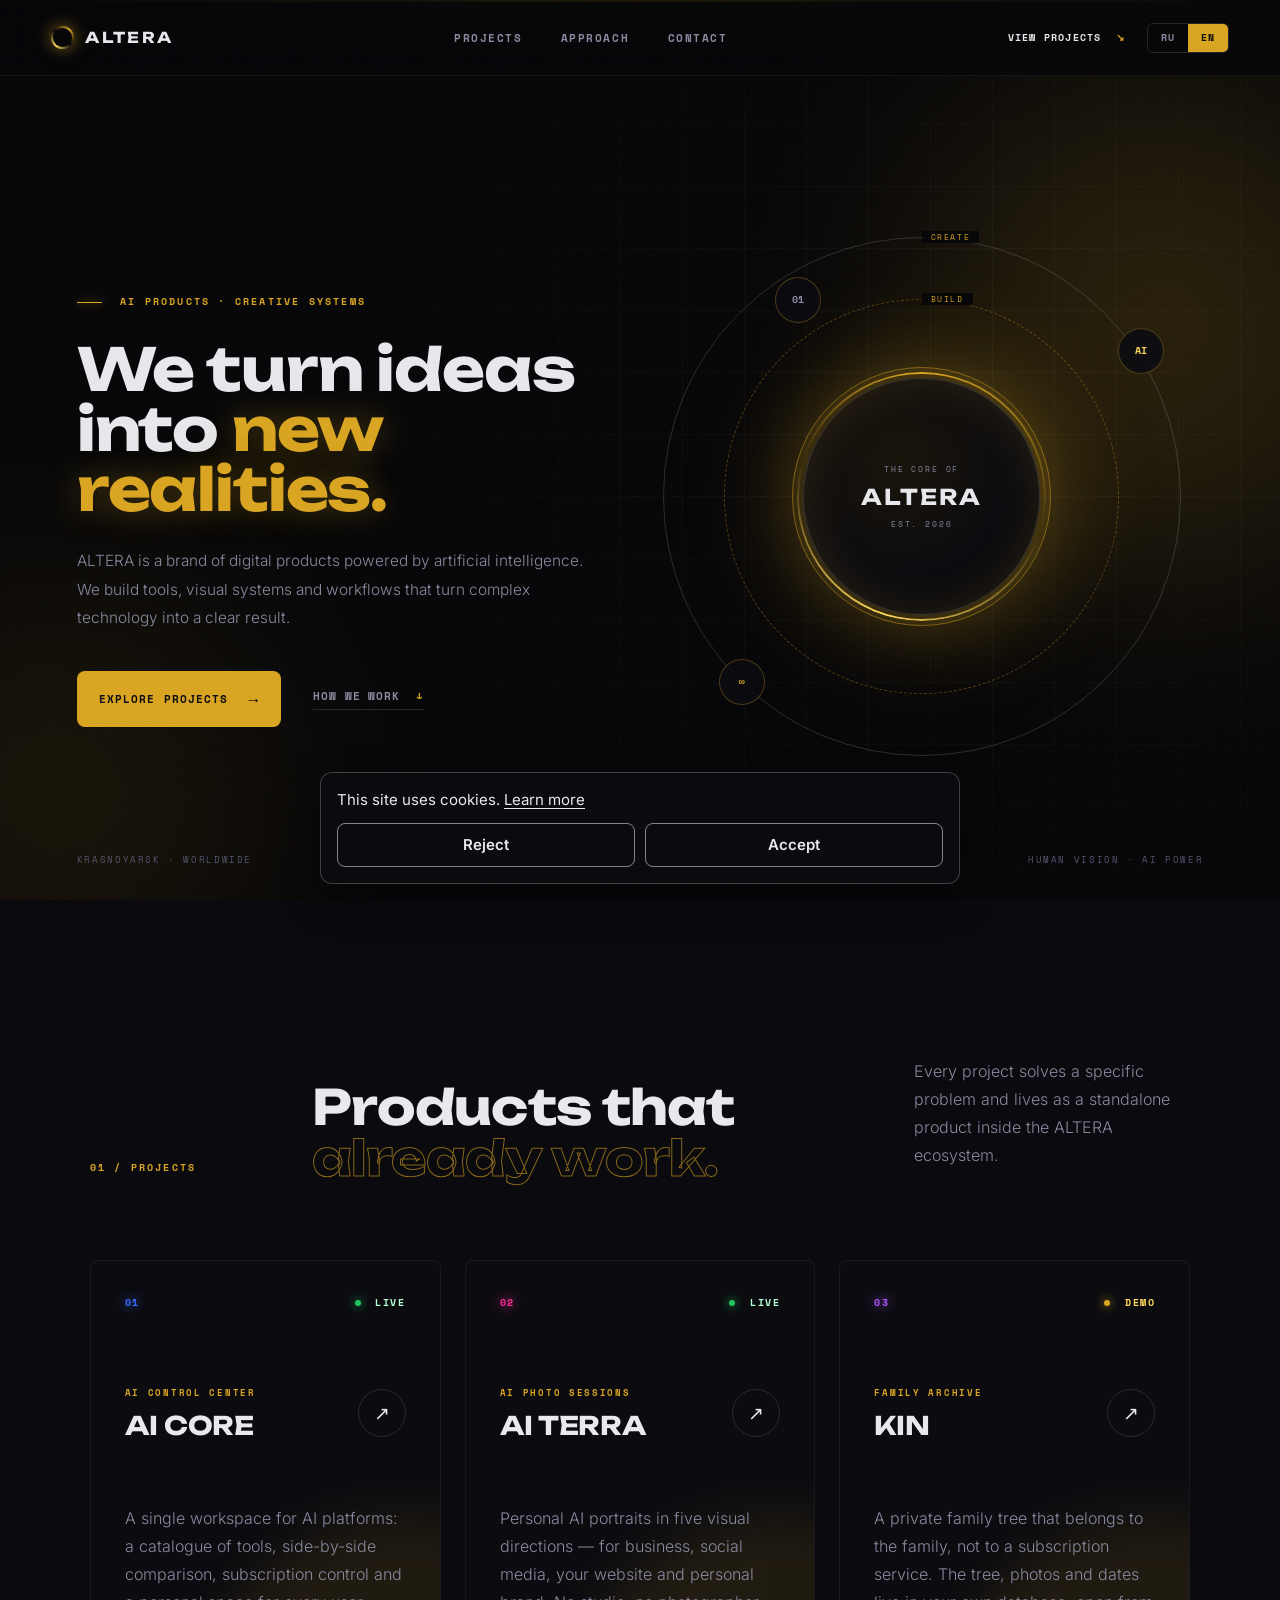
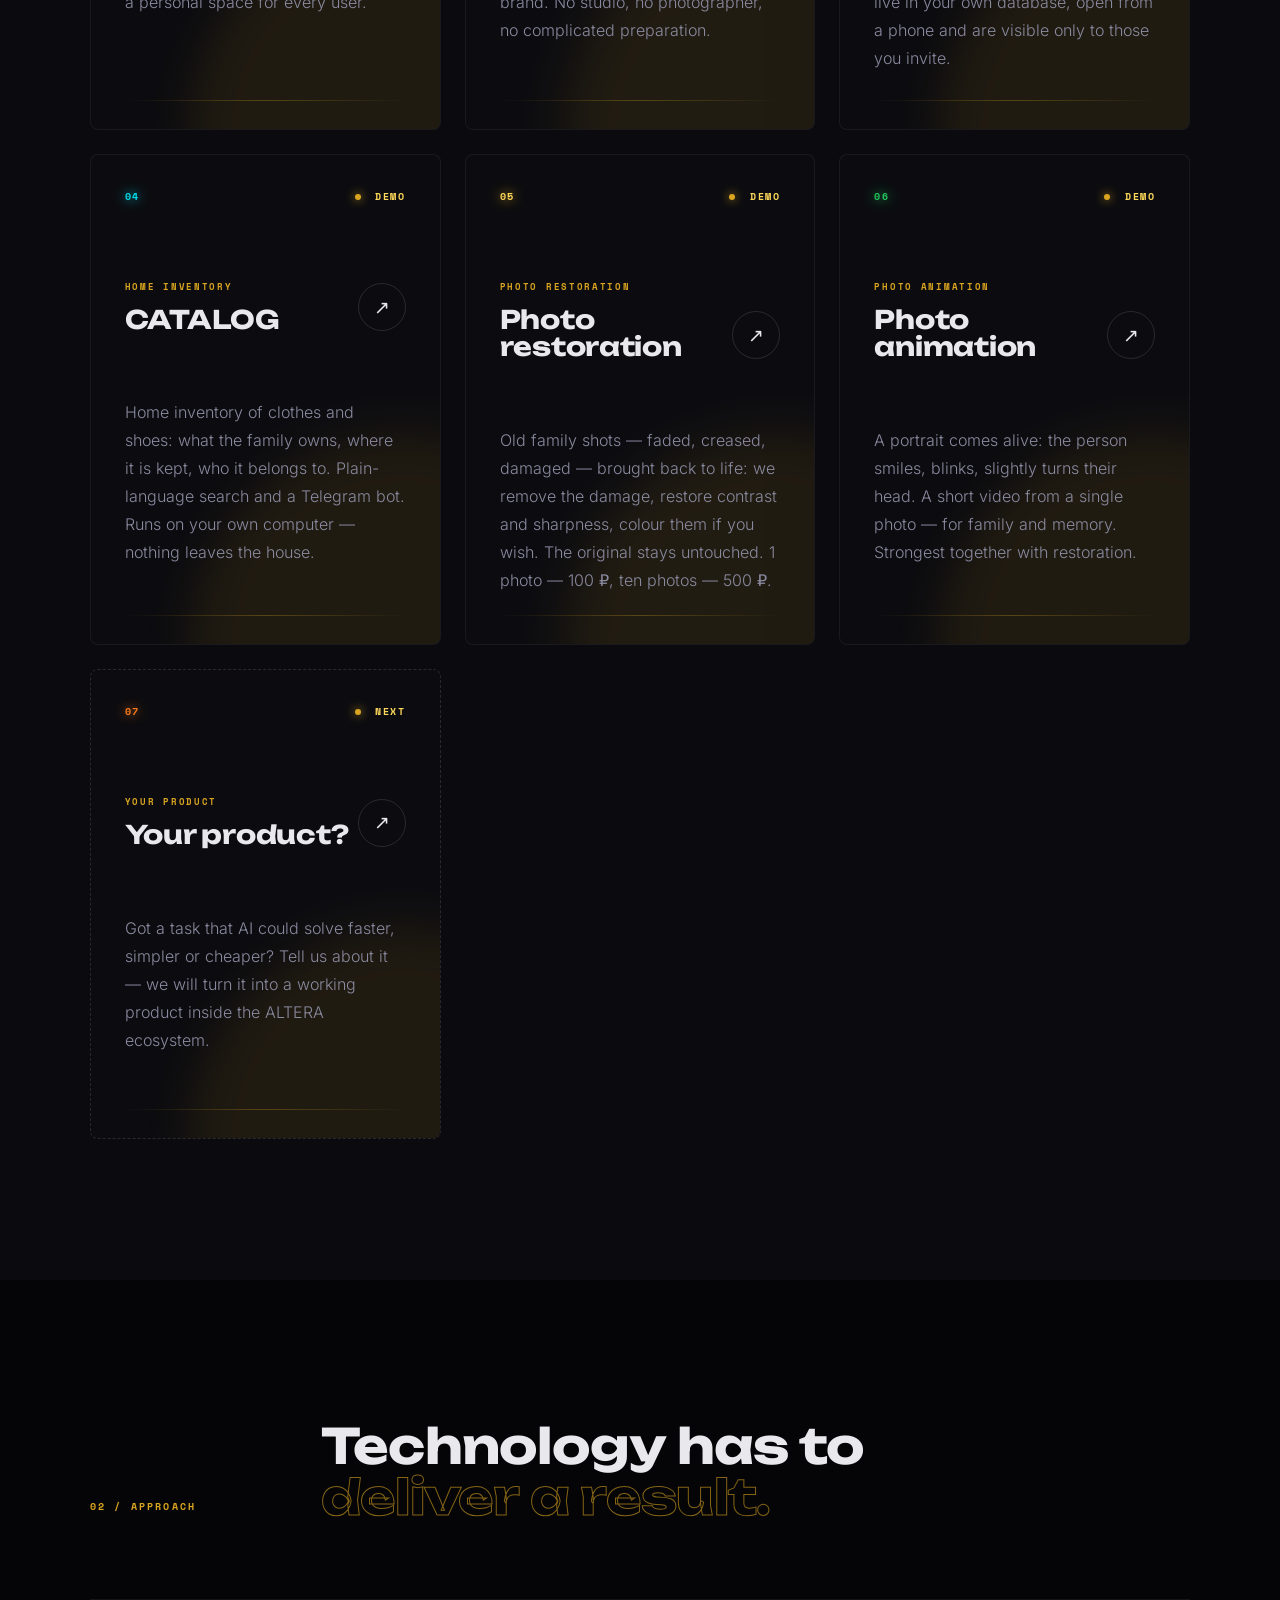
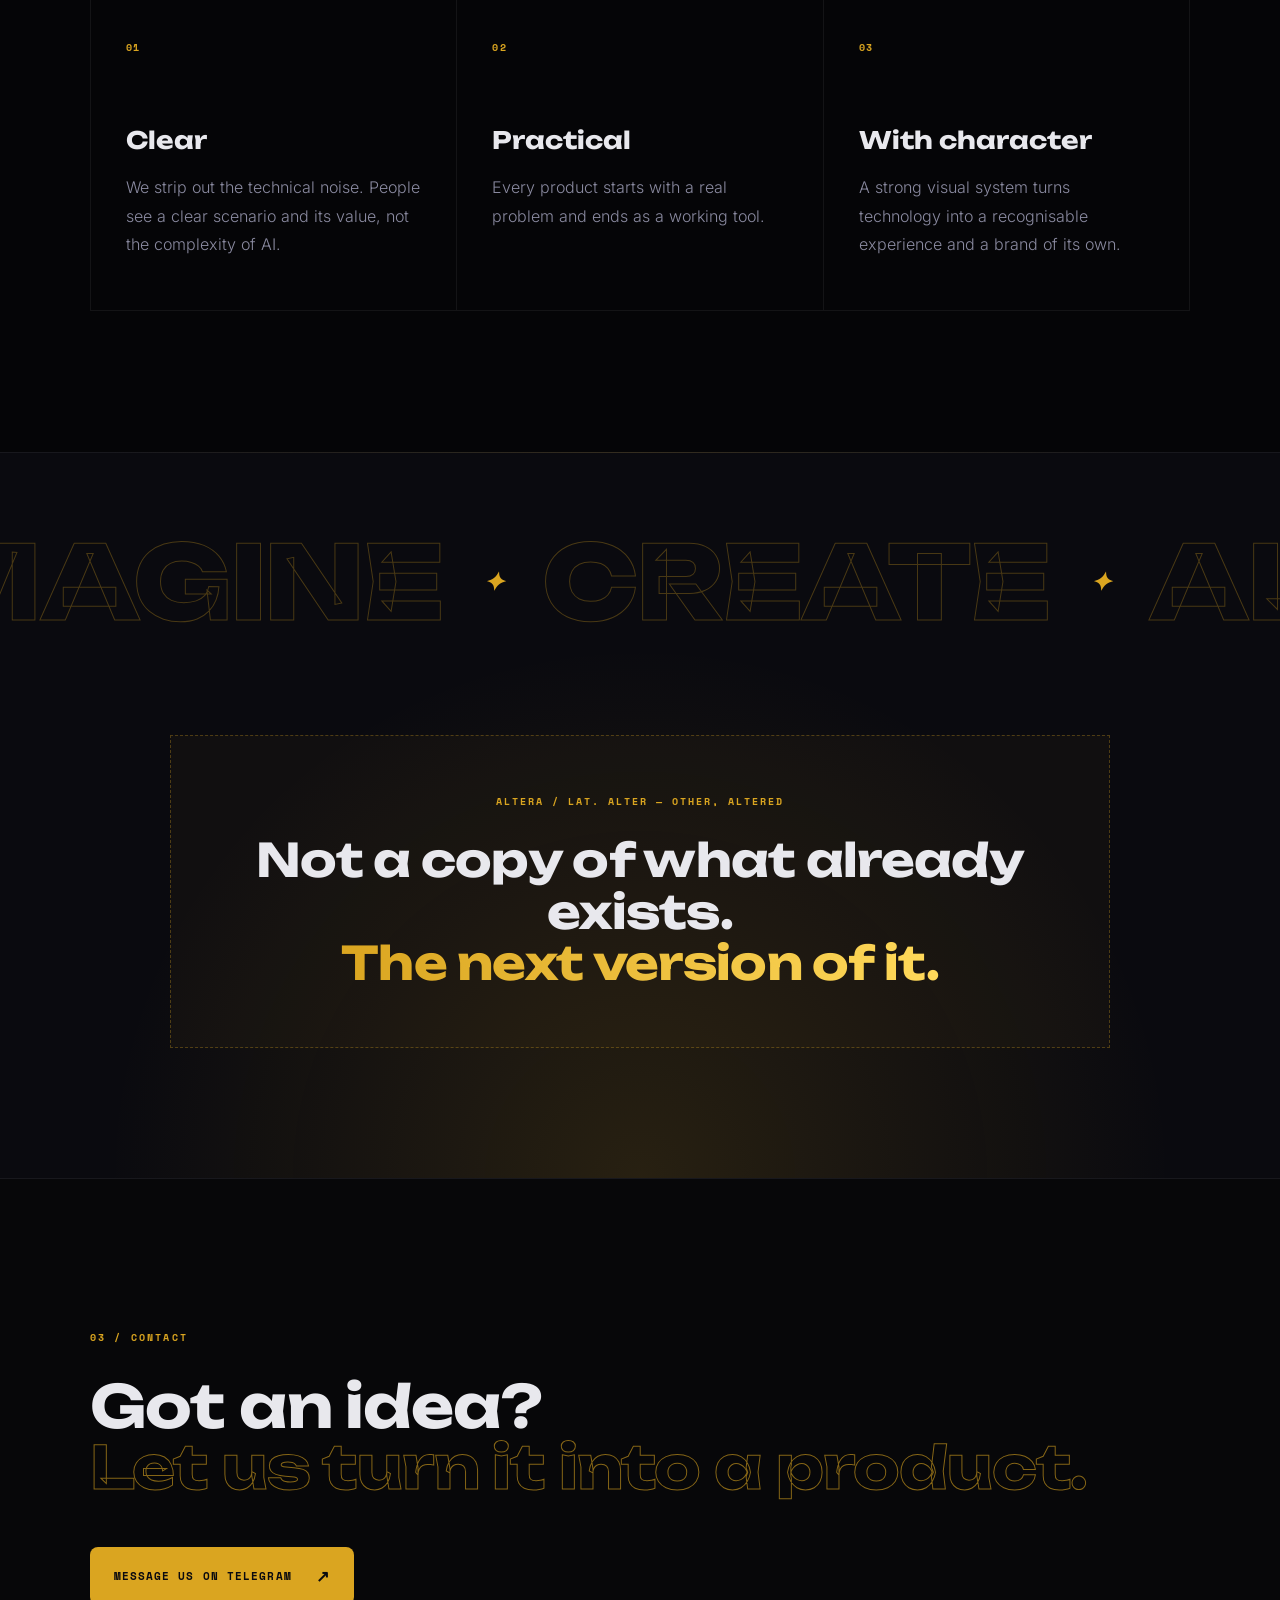
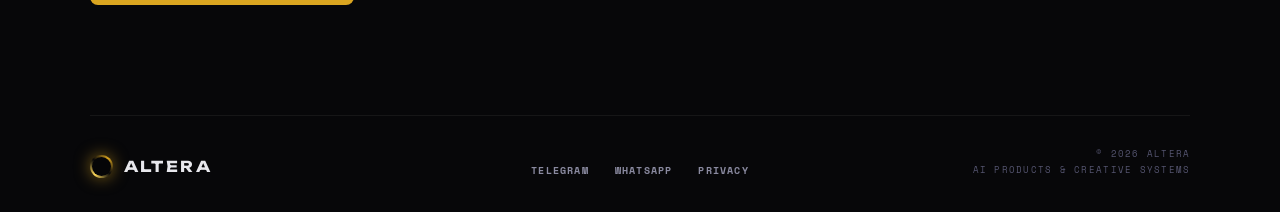
<file: index.html>
<!doctype html>
<html lang="ru">
<head>
  <meta charset="utf-8">
  <meta name="viewport" content="width=device-width,initial-scale=1">
  <title>ALTERA — AI Products & Creative Systems</title>
  <meta name="description" content="ALTERA создаёт цифровые продукты, визуальные решения и практичные системы на основе искусственного интеллекта." data-en="ALTERA builds digital products, visual systems and practical tools powered by artificial intelligence.">
  <meta property="og:title" content="ALTERA — AI Products & Creative Systems">
  <meta property="og:description" content="We turn ideas into new realities.">
  <meta property="og:type" content="website">
  <meta property="og:url" content="https://altera-tau.vercel.app/">
  <meta property="og:image" content="https://altera-tau.vercel.app/assets/og-cover.png">
  <meta name="twitter:card" content="summary_large_image">
  <meta name="twitter:title" content="ALTERA — AI Products & Creative Systems">
  <meta name="twitter:description" content="We turn ideas into new realities.">
  <meta name="twitter:image" content="https://altera-tau.vercel.app/assets/og-cover.png">
  <link rel="canonical" href="https://altera-tau.vercel.app/">
  <link rel="icon" href="favicon.svg" type="image/svg+xml">
  <link rel="stylesheet" href="fonts/faces.css">
  <link rel="stylesheet" href="cookie.css">
  <link rel="stylesheet" href="style.css">
  <script src="lang.js" defer></script>
</head>
<body>
  <main>
    <div class="noise" aria-hidden="true"></div>
    <header class="topbar">
      <a class="brand" href="#top" aria-label="ALTERA — на главную" data-en-aria="ALTERA — home"><span class="brand-mark" aria-hidden="true"><i></i></span><span>ALTERA</span></a>
      <nav aria-label="Главная навигация" data-en-aria="Main navigation"><a href="#projects" data-en="Projects">Проекты</a><a href="#approach" data-en="Approach">Подход</a><a href="#contact" data-en="Contact">Контакты</a></nav>
      <a class="top-cta" href="#projects" data-en="View projects <span>↘</span>">Смотреть проекты <span>↘</span></a>
      <div class="lang-switch" role="group" aria-label="Язык / Language" data-en-aria="Language / Язык">
        <button type="button" data-lang="ru" class="is-active" aria-pressed="true">RU</button><button type="button" data-lang="en" aria-pressed="false">EN</button>
      </div>
    </header>

    <section class="hero" id="top">
      <div class="orb orb-one" aria-hidden="true"></div><div class="orb orb-two" aria-hidden="true"></div>
      <div class="hero-particles" aria-hidden="true"><span></span><span></span><span></span><span></span><span></span><span></span></div>
      <div class="hero-grid">
        <div class="hero-copy">
          <p class="kicker"><span></span> AI PRODUCTS · CREATIVE SYSTEMS</p>
          <h1 data-en="We turn ideas<br>into <em>new realities.</em>">Превращаем идеи в <em>новые реальности.</em></h1>
          <p class="lead" data-en="ALTERA is a brand of digital products powered by artificial intelligence. We build tools, visual systems and workflows that turn complex technology into a clear result.">ALTERA — бренд цифровых продуктов на основе искусственного интеллекта. Создаём инструменты, визуальные решения и системы, которые превращают сложные технологии в понятный результат.</p>
          <div class="hero-actions"><a class="primary-button" href="#projects" data-en="Explore projects <span>→</span>">Исследовать проекты <span>→</span></a><a class="text-link" href="#approach" data-en="How we work <span>↓</span>">Как мы работаем <span>↓</span></a></div>
        </div>
        <div class="core-visual" aria-label="ALTERA — ядро экосистемы AI-продуктов" data-en-aria="ALTERA — the core of the AI product ecosystem">
          <div class="orbit orbit-a"><span>CREATE</span></div><div class="orbit orbit-b"><span>BUILD</span></div><div class="orbit orbit-c"></div>
          <div class="core"><span class="core-overline">THE CORE OF</span><strong>ALTERA</strong><small>EST. 2026</small></div>
          <span class="satellite satellite-one">AI</span><span class="satellite satellite-two">∞</span><span class="satellite satellite-three">01</span>
        </div>
      </div>
      <div class="hero-foot"><span>KRASNOYARSK · WORLDWIDE</span><span class="scroll-note" data-en="SCROLL TO DISCOVER <i>↓</i>">ЛИСТАЙТЕ ВНИЗ <i>↓</i></span><span>HUMAN VISION · AI POWER</span></div>
    </section>

    <section class="projects section" id="projects">
      <div class="section-head"><p class="section-index">01 / PROJECTS</p><h2 data-en="Products that<br><span>already work.</span>">Продукты, которые<br><span>уже работают.</span></h2><p data-en="Every project solves a specific problem and lives as a standalone product inside the ALTERA ecosystem.">Каждый проект решает конкретную задачу и живёт как самостоятельный продукт внутри экосистемы ALTERA.</p></div>
      <div class="project-list">
        <a class="project-card blue" href="https://vladimir-ing.github.io/Base_AI_platform/" target="_blank" rel="noreferrer">
          <div class="project-meta"><span>01</span><span class="live"><i></i> LIVE</span></div>
          <div class="project-main"><p>AI CONTROL CENTER</p><h3>AI CORE</h3><span class="project-arrow">↗</span></div>
          <p class="project-description" data-en="A single workspace for AI platforms: a catalogue of tools, side-by-side comparison, subscription control and a personal space for every user.">Единая среда для работы с AI-платформами: каталог инструментов, сравнение возможностей, контроль подписок и персональное пространство пользователя.</p><div class="project-line"></div>
        </a>
        <a class="project-card pink" href="https://vladimir-ing.github.io/ALTERA-Photo-Studio/" target="_blank" rel="noreferrer">
          <div class="project-meta"><span>02</span><span class="live"><i></i> LIVE</span></div>
          <div class="project-main"><p>AI PHOTO SESSIONS</p><h3>AI TERRA</h3><span class="project-arrow">↗</span></div>
          <p class="project-description" data-en="Personal AI portraits in five visual directions — for business, social media, your website and personal brand. No studio, no photographer, no complicated preparation.">Персональные AI-портреты в пяти направлениях — для бизнеса, соцсетей, сайта и личного бренда. Без студии, фотографа и сложной подготовки.</p><div class="project-line"></div>
        </a>
        <a class="project-card purple" href="demo/rod.html">
          <div class="project-meta"><span>03</span><span class="demo"><i></i> DEMO</span></div>
          <div class="project-main"><p>FAMILY ARCHIVE</p><h3 data-en="KIN">РОД</h3><span class="project-arrow">↗</span></div>
          <p class="project-description" data-en="A private family tree that belongs to the family, not to a subscription service. The tree, photos and dates live in your own database, open from a phone and are visible only to those you invite.">Частный семейный архив вместо подписки на чужой сервис. Дерево, фотографии и даты лежат в вашей собственной базе, открываются с телефона и видны только тем, кого вы позвали.</p><div class="project-line"></div>
        </a>
        <a class="project-card cyan" href="demo/kartoteka.html">
          <div class="project-meta"><span>04</span><span class="demo"><i></i> DEMO</span></div>
          <div class="project-main"><p>HOME INVENTORY</p><h3 data-en="CATALOG">КАРТОТЕКА</h3><span class="project-arrow">↗</span></div>
          <p class="project-description" data-en="Home inventory of clothes and shoes: what the family owns, where it is kept, who it belongs to. Plain-language search and a Telegram bot. Runs on your own computer — nothing leaves the house.">Домашний учёт одежды и обуви: что есть в семье, где лежит, кому принадлежит. Поиск обычными словами и телеграм-бот. Работает на своём компьютере — ничего не уходит наружу.</p><div class="project-line"></div>
        </a>
        <a class="project-card gold" href="demo/restavratsiya.html">
          <div class="project-meta"><span>05</span><span class="demo"><i></i> DEMO</span></div>
          <div class="project-main"><p>PHOTO RESTORATION</p><h3 data-en="Photo restoration">РЕСТАВРАЦИЯ ФОТО</h3><span class="project-arrow">↗</span></div>
          <p class="project-description" data-en="Old family shots — faded, creased, damaged — brought back to life: we remove the damage, restore contrast and sharpness, colour them if you wish. The original stays untouched. 1 photo — 100 ₽, ten photos — 500 ₽.">Старые семейные снимки — выцветшие, мятые, с утратами — возвращаем к жизни: убираем повреждения, возвращаем контраст и резкость, при желании раскрашиваем. Оригинал остаётся нетронутым. 1 снимок — 100 ₽, 10 снимков — 500 ₽.</p><div class="project-line"></div>
        </a>
        <a class="project-card green" href="demo/ozhivlenie.html">
          <div class="project-meta"><span>06</span><span class="demo"><i></i> DEMO</span></div>
          <div class="project-main"><p>PHOTO ANIMATION</p><h3 data-en="Photo animation">ОЖИВЛЕНИЕ ФОТО</h3><span class="project-arrow">↗</span></div>
          <p class="project-description" data-en="A portrait comes alive: the person smiles, blinks, slightly turns their head. A short video from a single photo — for family and memory. Strongest together with restoration.">Портрет оживает: человек улыбается, моргает, чуть поворачивает голову. Короткое видео из одной фотографии — для семьи и памяти. Сильнее всего вместе с реставрацией.</p><div class="project-line"></div>
        </a>
        <a class="project-card orange invite" href="https://t.me/VlV_7777" target="_blank" rel="noreferrer">
          <div class="project-meta"><span>07</span><span class="next"><i></i> NEXT</span></div>
          <div class="project-main"><p>YOUR PRODUCT</p><h3 data-en="Your product?">Ваш продукт?</h3><span class="project-arrow">↗</span></div>
          <p class="project-description" data-en="Got a task that AI could solve faster, simpler or cheaper? Tell us about it — we will turn it into a working product inside the ALTERA ecosystem.">Есть задача, которую ИИ решит быстрее и проще? Расскажите о ней — превратим её в работающий продукт внутри экосистемы ALTERA.</p><div class="project-line"></div>
        </a>
      </div>
    </section>

    <section class="approach section" id="approach">
      <div class="section-head compact"><p class="section-index">02 / APPROACH</p><h2 data-en="Technology has to<br><span>deliver a result.</span>">Технологии должны<br><span>давать результат.</span></h2></div>
      <div class="principles">
        <article><span>01</span><h3 data-en="Clear">Понятно</h3><p data-en="We strip out the technical noise. People see a clear scenario and its value, not the complexity of AI.">Убираем технический шум. Пользователь видит не сложность AI, а ясный сценарий и ценность.</p></article>
        <article><span>02</span><h3 data-en="Practical">Практично</h3><p data-en="Every product starts with a real problem and ends as a working tool.">Каждый продукт начинается с реальной задачи и заканчивается работающим инструментом.</p></article>
        <article><span>03</span><h3 data-en="With character">С характером</h3><p data-en="A strong visual system turns technology into a recognisable experience and a brand of its own.">Сильная визуальная система превращает технологию в узнаваемый опыт и самостоятельный бренд.</p></article>
      </div>
    </section>

    <section class="manifesto">
      <div class="manifesto-track" aria-hidden="true"><span>IMAGINE</span><i>✦</i><span>CREATE</span><i>✦</i><span>ALTER</span><i>✦</i><span>IMAGINE</span><i>✦</i></div>
      <div class="manifesto-box">
        <p data-en="ALTERA / lat. alter — other, altered">ALTERA / лат. alter — другой, изменённый</p><h2 data-en="Not a copy of what already exists.<br><em>The next version of it.</em>">Не повторять существующее.<br><em>Создавать следующую версию.</em></h2>
      </div>
    </section>

    <footer id="contact">
      <div class="footer-top"><p class="section-index">03 / CONTACT</p><h2 data-en="Got an idea?<br><span>Let us turn it into a product.</span>">Есть идея?<br><span>Давайте превратим её в продукт.</span></h2><a class="footer-cta" href="https://t.me/VlV_7777" target="_blank" rel="noreferrer" data-en="Message us on Telegram <span>↗</span>">Написать в Telegram <span>↗</span></a></div>
      <div class="footer-bottom"><a class="brand footer-brand" href="#top"><span class="brand-mark" aria-hidden="true"><i></i></span><span>ALTERA</span></a><div><a href="https://t.me/VlV_7777" target="_blank" rel="noreferrer">Telegram</a><a href="https://wa.me/79138317777" target="_blank" rel="noreferrer">WhatsApp</a><a href="privacy.html" data-en="Privacy">Политика</a></div><p>© 2026 ALTERA<br>AI PRODUCTS &amp; CREATIVE SYSTEMS</p></div>
    </footer>
  </main>
  <div id="cookie-banner" class="cookie-banner" data-key="altera-cookie" hidden>
    <p><span data-en="This site uses cookies.">Этот сайт использует файлы cookie.</span> <a href="privacy.html" data-en="Learn more">Подробнее</a></p>
    <div class="cookie-banner__row">
      <button type="button" data-cookie="reject" data-en="Reject">Отклонить</button>
      <button type="button" data-cookie="accept" data-en="Accept">Принять</button>
    </div>
  </div>
  <script src="cookie.js" defer></script>
</body>
</html>
</file>
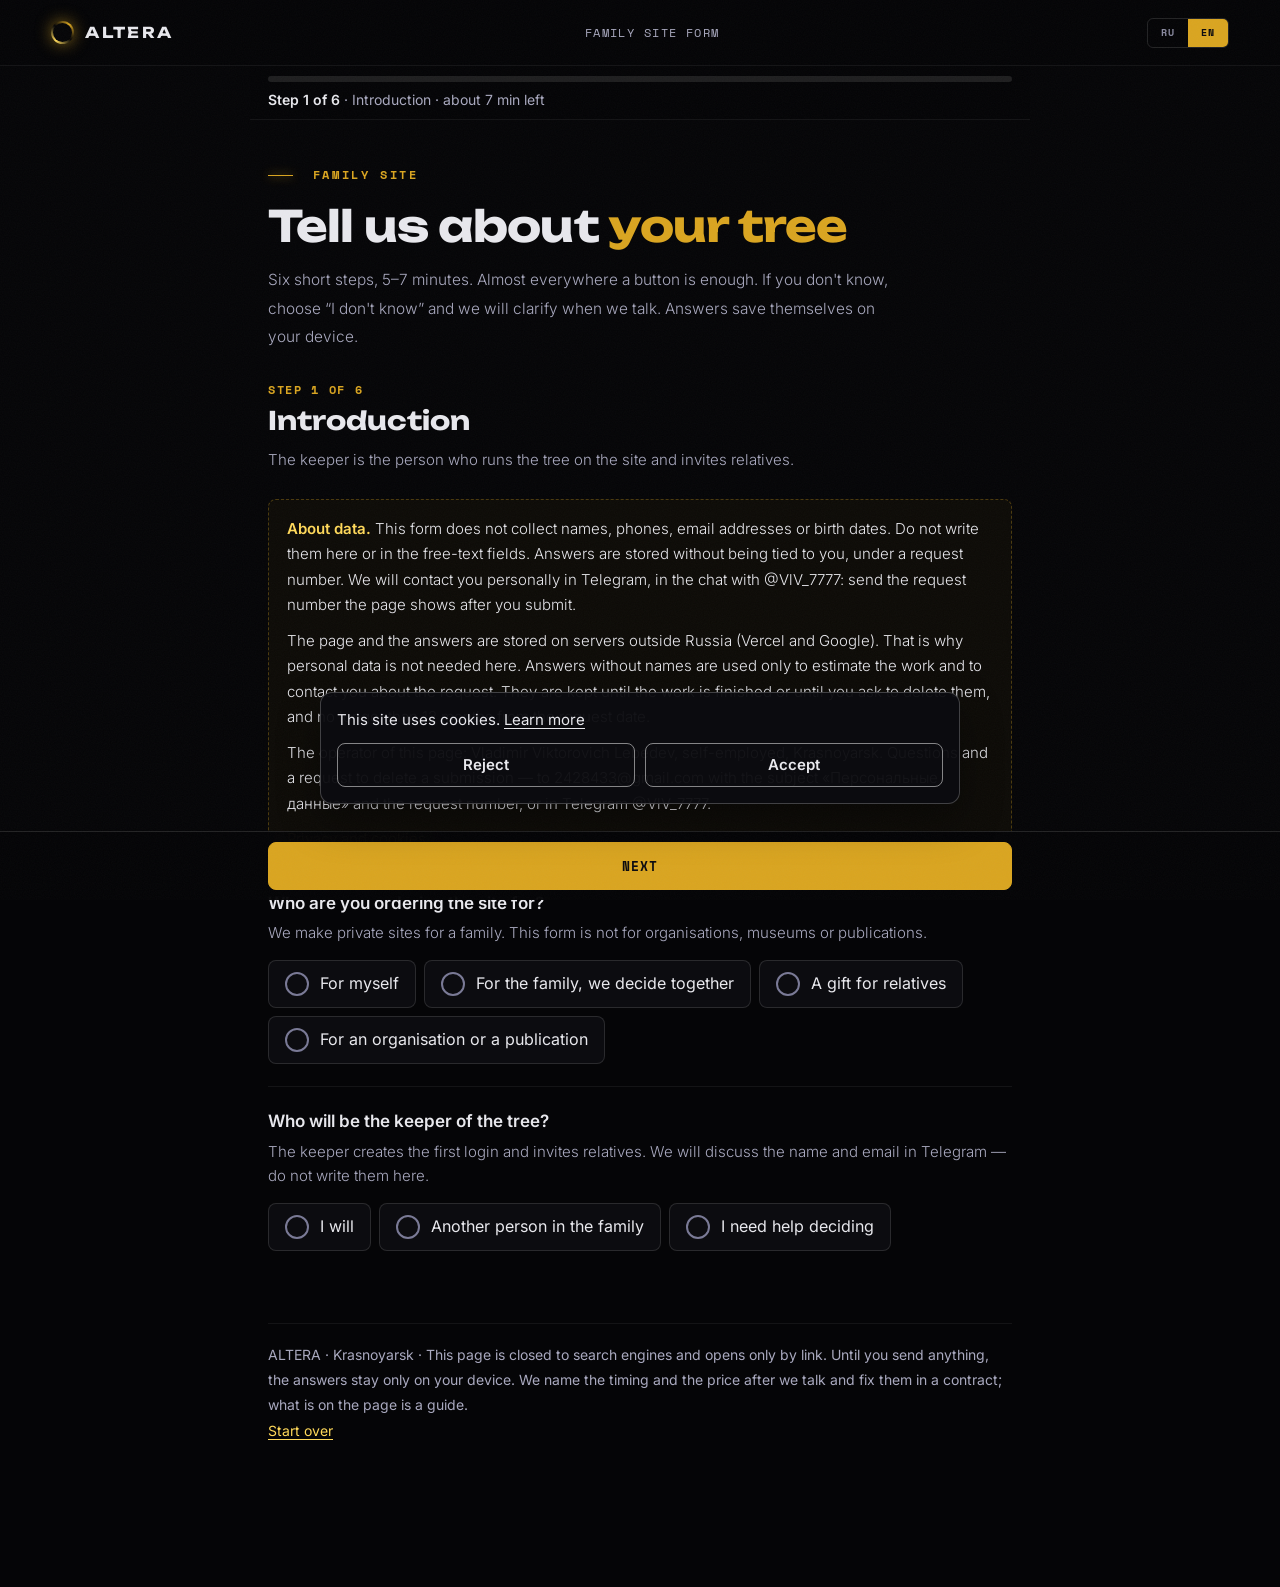
<file: chek-list/index.html>
<!doctype html>
<html lang="ru">
<head>
  <meta charset="utf-8">
  <meta name="viewport" content="width=device-width,initial-scale=1">
  <title data-en="Family site form — ALTERA">Анкета семейного сайта — ALTERA</title>
  <meta name="description" content="Короткая анкета перед созданием закрытого семейного сайта-древа: 6 шагов, 5–7 минут." data-en="A short form before a private family-tree site: 6 steps, 5–7 minutes.">
  <meta name="robots" content="noindex,nofollow">
  <!-- До нажатия «Отправить» страница не обращается ни к каким чужим адресам:
       шрифты лежат рядом (fonts/), аналитики и сторонних скриптов нет. -->
  <meta http-equiv="Content-Security-Policy" content="default-src 'none'; script-src 'self' 'unsafe-inline'; style-src 'self' 'unsafe-inline'; font-src 'self'; img-src 'self' data:; connect-src https://script.google.com https://script.googleusercontent.com; base-uri 'none'; form-action 'none'">
  <link rel="icon" href="/favicon.svg" type="image/svg+xml">
  <!-- Пути абсолютные: страница отдаётся и по /chek-list, и по /chek-list/ -->
  <link rel="stylesheet" href="/style.css">
  <link rel="stylesheet" href="/cookie.css">
  <style>
    /* ── Свои шрифты (лицензия SIL OFL), без Google Fonts ── */
    @font-face{font-family:'Inter';font-style:normal;font-weight:100 900;font-display:swap;src:url(/chek-list/fonts/inter-cyrillic.woff2) format('woff2');unicode-range:U+0301,U+0400-045F,U+0490-0491,U+04B0-04B1,U+2116}
    @font-face{font-family:'Inter';font-style:normal;font-weight:100 900;font-display:swap;src:url(/chek-list/fonts/inter-latin.woff2) format('woff2');unicode-range:U+0000-00FF,U+0131,U+0152-0153,U+02BB-02BC,U+02C6,U+02DA,U+02DC,U+0304,U+0308,U+0329,U+2000-206F,U+20AC,U+2122,U+2191,U+2193,U+2212,U+2215,U+FEFF,U+FFFD}
    @font-face{font-family:'Unbounded';font-style:normal;font-weight:200 900;font-display:swap;src:url(/chek-list/fonts/unbounded-cyrillic.woff2) format('woff2');unicode-range:U+0301,U+0400-045F,U+0490-0491,U+04B0-04B1,U+2116}
    @font-face{font-family:'Unbounded';font-style:normal;font-weight:200 900;font-display:swap;src:url(/chek-list/fonts/unbounded-latin.woff2) format('woff2');unicode-range:U+0000-00FF,U+0131,U+0152-0153,U+02BB-02BC,U+02C6,U+02DA,U+02DC,U+0304,U+0308,U+0329,U+2000-206F,U+20AC,U+2122,U+2191,U+2193,U+2212,U+2215,U+FEFF,U+FFFD}
    @font-face{font-family:'Space Mono';font-style:normal;font-weight:400;font-display:swap;src:url(/chek-list/fonts/spacemono-400.woff2) format('woff2');unicode-range:U+0000-00FF,U+0131,U+0152-0153,U+02BB-02BC,U+02C6,U+02DA,U+02DC,U+2000-206F,U+2122}
    @font-face{font-family:'Space Mono';font-style:normal;font-weight:700;font-display:swap;src:url(/chek-list/fonts/spacemono-700.woff2) format('woff2');unicode-range:U+0000-00FF,U+0131,U+0152-0153,U+02BB-02BC,U+02C6,U+02DA,U+02DC,U+2000-206F,U+2122}

    :root{--hint:#a9a9bf;--ctl:#7a7a96;--bad:#ffb27a}
    [hidden]{display:none!important}
    body{font-size:16px}
    .cl-top{position:fixed;top:0;left:0;right:0;z-index:10;height:66px;display:flex;align-items:center;justify-content:space-between;padding:0 clamp(18px,4vw,70px);border-bottom:1px solid var(--line);background:rgba(5,5,7,.88);backdrop-filter:blur(18px)}
    .cl-top .tag{font-family:var(--mono);font-size:12px;letter-spacing:.12em;text-transform:uppercase;color:var(--hint)}
    .cl-top .brand{min-height:44px}

    /* Полоса «Шаг N из 6» */
    .cl-progress{position:sticky;top:66px;z-index:9;margin:0 -18px;padding:10px 18px 9px;background:rgba(5,5,7,.94);border-bottom:1px solid var(--line)}
    .cl-bar{height:6px;border-radius:3px;background:rgba(255,255,255,.1);overflow:hidden}
    .cl-bar i{display:block;height:100%;width:0;background:var(--gold);border-radius:3px;transition:width .35s}
    .cl-stepinfo{margin:8px 0 0;font-size:14px;line-height:1.4;color:var(--hint)}
    .cl-stepinfo b{color:var(--text);font-weight:600}

    .cl-page{position:relative;z-index:2;max-width:780px;margin:0 auto;padding:66px 18px 130px}
    .cl-head{padding-top:34px}
    .cl-head h1{margin:20px 0 16px;font-family:var(--display);font-size:clamp(1.6rem,6vw,2.7rem);line-height:1.1;letter-spacing:-.02em}
    .cl-head h1 em{font-style:normal;color:var(--gold)}
    .cl-head .lead{margin:0;color:var(--hint)}
    .kicker{font-size:12px}
    .kicker span.cl-kicker-text{display:inline;width:auto;height:auto;margin:0;background:none;box-shadow:none;vertical-align:baseline}

    .cl-banner{margin-top:18px;padding:12px 16px;border:1px solid var(--gold-border);border-radius:8px;background:var(--gold-dim);font-size:15px;line-height:1.6;display:flex;gap:12px;align-items:center;justify-content:space-between;flex-wrap:wrap}
    .cl-link{background:none;border:0;padding:0;min-height:44px;color:var(--gold-bright);font:inherit;font-size:15px;text-decoration:underline;text-underline-offset:3px;cursor:pointer}
    .cl-link.small{min-height:0;font-size:14px}
    .cl-rows .cl-link{min-height:44px;min-width:44px;padding:0 4px;font-size:15px;flex:none;align-self:center}

    .cl-privacy{margin:26px 0 0;padding:16px 18px;border:1px dashed var(--gold-border);background:rgba(218,165,32,.04);border-radius:8px;font-size:15px;line-height:1.7;font-weight:300}
    .cl-privacy p{margin:0 0 10px}.cl-privacy p:last-child{margin:0}
    .cl-privacy strong{color:var(--gold-bright);font-weight:600}
    .cl-privacy a,.cl-hint a,.cl-card a,.cl-stop a{color:var(--gold-bright);text-decoration:underline;text-underline-offset:3px}

    .cl-step{margin-top:30px}
    .cl-step h2{margin:0;font-family:var(--display);font-size:clamp(1.15rem,4.2vw,1.6rem);line-height:1.2;outline:0}
    .cl-step-num{display:block;margin-bottom:8px;font-family:var(--mono);font-size:12px;font-weight:700;letter-spacing:.14em;color:var(--gold)}
    .cl-why{margin:10px 0 0;color:var(--hint);font-weight:300;line-height:1.7;font-size:15px}

    fieldset.cl-q{min-width:0;margin:0;padding:0 0 22px;border:0;border-bottom:1px solid var(--line)}
    fieldset.cl-q:last-of-type{border-bottom:0}
    .cl-ask{display:block;width:100%;float:none;padding:22px 0 0;font-size:17px;font-weight:600;line-height:1.45}
    .cl-opt{font-weight:400;font-size:14px;color:var(--hint)}
    .cl-hint{margin:6px 0 0;color:var(--hint);font-size:15px;font-weight:300;line-height:1.65}
    .cl-chips{display:flex;flex-wrap:wrap;gap:8px;margin-top:14px}
    .chip{position:relative;display:inline-flex;align-items:center;gap:11px;min-height:48px;max-width:100%;padding:11px 16px;border:1px solid var(--line-hover);border-radius:8px;background:var(--bg-card);color:var(--text);font-size:16px;line-height:1.35;cursor:pointer;user-select:none;transition:border-color .2s,background .2s}
    .chip input{position:absolute;inset:0;width:100%;height:100%;margin:0;opacity:0;cursor:pointer}
    .chip::before{content:"";flex:none;width:20px;height:20px;border:2px solid var(--ctl);border-radius:50%;background:transparent}
    .chip.multi::before,.chip.check::before{border-radius:5px}
    .chip:hover{border-color:var(--gold-border)}
    .chip.is-on{border-color:var(--gold);background:var(--gold-dim);color:var(--gold-bright)}
    .chip.is-on::before{border-color:var(--gold);background:var(--gold);box-shadow:inset 0 0 0 4px var(--bg-card)}
    .chip.multi.is-on::before,.chip.check.is-on::before{box-shadow:none;background:var(--gold) url("data:image/svg+xml,%3Csvg xmlns='http://www.w3.org/2000/svg' viewBox='0 0 16 16'%3E%3Cpath d='M3 8.5l3.2 3L13 4.5' fill='none' stroke='%230a0a0f' stroke-width='2.4' stroke-linecap='round' stroke-linejoin='round'/%3E%3C/svg%3E") center/100% no-repeat}
    .chip:focus-within{outline:2px solid var(--gold);outline-offset:2px}
    .chip.check{display:flex;width:100%;align-items:flex-start}
    fieldset.cl-q>.chip.check{margin-top:22px}
    .chip.check::before{margin-top:1px}
    .cl-other{margin-top:12px}
    .cl-other label,.cl-field label{display:block;margin-bottom:6px;font-size:15px;color:var(--text)}
    .cl-input{width:100%;min-width:0;min-height:48px;font:inherit;font-size:16px;color:var(--text);background:var(--bg-card);border:1px solid var(--ctl);border-radius:8px;padding:12px 14px}
    textarea.cl-input{min-height:96px;resize:vertical;line-height:1.5}
    .cl-input::placeholder{color:var(--hint);opacity:1}
    .cl-input[aria-invalid="true"]{border-color:var(--bad)}
    .cl-count{margin:4px 0 0;font-size:13px;color:var(--hint);text-align:right}
    .cl-warn{margin:6px 0 0;font-size:15px;line-height:1.5;color:var(--bad)}
    .cl-warn::before{content:"! ";font-weight:700}
    .cl-field{margin-top:12px}
    input:focus-visible,textarea:focus-visible,button:focus-visible,a:focus-visible,summary:focus-visible{outline:2px solid var(--gold);outline-offset:2px}
    .cl-stop{margin:14px 0 0;padding:14px 16px;border-left:3px solid var(--orange);background:rgba(255,122,24,.08);border-radius:0 8px 8px 0;font-size:15px;line-height:1.7}

    /* Экран «Проверьте план» */
    .cl-card{margin-top:18px;padding:20px;border:1px solid var(--line-hover);border-radius:8px;background:var(--bg-card)}
    .cl-card h3{margin:0 0 12px;font-family:var(--display);font-size:1.05rem;line-height:1.3}
    .cl-rows{margin:0;padding:0;list-style:none}
    .cl-rows li{display:flex;justify-content:space-between;gap:14px;align-items:flex-start;padding:10px 0;border-bottom:1px solid var(--line);font-size:16px;line-height:1.5}
    .cl-rows li:last-child{border-bottom:0}
    .cl-rows .k{color:var(--hint);font-size:14px;display:block}
    .cl-rows .v.none{color:var(--hint)}
    .cl-list{margin:0;padding-left:1.3rem;display:flex;flex-direction:column;gap:9px;font-size:16px;line-height:1.6}
    .cl-list li::marker{color:var(--gold)}
    .cl-note{margin:14px 0 0;color:var(--hint);font-size:15px;line-height:1.65}
    details.cl-limits{margin-top:18px;border:1px solid var(--line-hover);border-radius:8px;background:var(--bg-card)}
    details.cl-limits summary{min-height:48px;padding:13px 16px;cursor:pointer;font-weight:600;font-size:16px;list-style:none;display:flex;align-items:center;justify-content:space-between;gap:12px}
    details.cl-limits summary::-webkit-details-marker{display:none}
    details.cl-limits summary::after{content:"+";font-size:22px;color:var(--gold)}
    details.cl-limits[open] summary::after{content:"−"}
    details.cl-limits .in{padding:0 16px 16px}
    .cl-sendbox{margin-top:22px;padding:20px;border:1px solid var(--gold-border);border-radius:8px;background:var(--bg-card)}
    .cl-actions{display:flex;flex-wrap:wrap;gap:12px;margin-top:16px}
    .cl-btn{display:inline-flex;align-items:center;justify-content:center;gap:12px;min-height:48px;padding:13px 20px;border-radius:8px;border:1px solid var(--line-hover);background:transparent;color:var(--text);font-family:var(--mono);font-weight:700;font-size:13px;letter-spacing:.08em;text-transform:uppercase;cursor:pointer;text-align:center;line-height:1.4;transition:transform .3s,background .3s,box-shadow .3s}
    .cl-btn:hover{transform:translateY(-2px);border-color:var(--gold-border)}
    .cl-btn.main{background:var(--gold);border-color:var(--gold);color:#0a0a0f}
    .cl-btn.main:hover{background:var(--gold-bright);box-shadow:0 16px 40px -12px rgba(218,165,32,.55)}
    .cl-btn.big{min-height:56px;padding:16px 24px;font-size:14px}
    .cl-btn[disabled]{opacity:.45;cursor:not-allowed;transform:none}
    .cl-said{margin:14px 0 0;min-height:1.4em;font-size:15px;line-height:1.6;color:var(--hint)}
    .cl-said.bad{color:var(--bad)}.cl-said.ok{color:#b6ffd2}
    #cl-fallback{display:none;width:100%;margin-top:12px;min-height:160px;font-family:var(--mono);font-size:16px}

    /* Спасибо */
    .cl-thanks h2{margin:0;font-family:var(--display);font-size:clamp(1.4rem,5vw,2.1rem);line-height:1.15;outline:0}
    .cl-order{display:inline-block;margin:14px 0 4px;padding:10px 16px;border:1px solid var(--gold-border);border-radius:8px;font-family:var(--mono);font-size:20px;letter-spacing:.12em;color:var(--gold-bright);background:var(--gold-dim)}
    .cl-reply{margin:12px 0 0;font-size:18px;font-weight:600;line-height:1.5}

    /* Панель «Назад / Дальше» */
    .cl-nav{position:fixed;left:0;right:0;bottom:0;z-index:9;padding:10px 18px calc(10px + env(safe-area-inset-bottom));background:rgba(5,5,7,.94);border-top:1px solid var(--line-hover);backdrop-filter:blur(14px)}
    .cl-nav .in{max-width:744px;margin:0 auto;display:flex;gap:12px;align-items:center}
    .cl-nav .cl-btn{flex:1}
    .cl-nav .cl-btn.main{flex:2}
    .cl-navmsg{max-width:744px;margin:0 auto 8px;font-size:14px;line-height:1.5;color:var(--bad)}
    .cl-trap{position:absolute;left:-9999px;width:1px;height:1px;overflow:hidden}
    .cl-confirm{margin-top:22px;padding:18px;border:1px solid var(--orange);border-radius:8px;background:rgba(255,122,24,.07)}
    .cl-confirm p{margin:0 0 12px;font-size:16px;line-height:1.6}
    .cl-foot{margin-top:50px;padding-top:18px;border-top:1px solid var(--line);color:var(--hint);font-size:14px;line-height:1.8}
    .cl-foot a{color:var(--text);text-decoration:underline;text-underline-offset:3px}
    .cl-top .lang-switch{margin-left:16px;flex:none}
    @media(max-width:600px){
      .cl-actions{flex-direction:column}
      .cl-actions .cl-btn{width:100%}
      .cl-card,.cl-sendbox{padding:16px}
      .cl-top .tag{display:none}
    }
    @media(prefers-reduced-motion:reduce){*{transition:none!important;animation:none!important}html{scroll-behavior:auto}}
  </style>
</head>
<body>
  <div class="noise" aria-hidden="true"></div>
  <header class="cl-top">
    <a class="brand" href="/" aria-label="ALTERA — на главную" data-en-aria="ALTERA — home"><span class="brand-mark" aria-hidden="true"><i></i></span><span>ALTERA</span></a>
    <span class="tag" data-en="Family site form">Анкета семейного сайта</span>
    <div class="lang-switch" role="group" aria-label="Язык / Language" data-en-aria="Language / Язык">
      <button type="button" data-lang="ru" class="is-active" aria-pressed="true">RU</button><button type="button" data-lang="en" aria-pressed="false">EN</button>
    </div>
  </header>

  <main class="cl-page">
    <div class="cl-progress" id="cl-progress">
      <div class="cl-bar" aria-hidden="true"><i id="cl-barfill"></i></div>
      <p class="cl-stepinfo" id="cl-stepinfo" aria-live="polite"></p>
    </div>

    <div class="cl-head" id="cl-head">
      <p class="kicker"><span></span> <span class="cl-kicker-text" data-en="FAMILY SITE">СЕМЕЙНЫЙ САЙТ</span></p>
      <h1 data-en="Tell us about <em>your tree</em>">Расскажите о <em>вашем древе</em></h1>
      <p class="lead" data-en="Six short steps, 5–7 minutes. Almost everywhere a button is enough. If you don't know, choose “I don't know” and we will clarify when we talk. Answers save themselves on your device.">Шесть коротких шагов, 5–7 минут. Почти везде достаточно нажать кнопку. Не знаете ответа — выберите «Не знаю», уточним при разговоре. Ответы сохраняются на вашем устройстве сами.</p>
    </div>

    <noscript><p class="cl-stop" data-en="The form needs JavaScript turned on. Or just write to us in <a href=&quot;https://t.me/VlV_7777&quot;>Telegram @VlV_7777</a>.">Для анкеты нужен включённый JavaScript. Или просто напишите нам в <a href="https://t.me/VlV_7777">Telegram @VlV_7777</a>.</p></noscript>

    <div class="cl-banner" id="cl-banner" hidden>
      <span id="cl-banner-text"></span>
      <button type="button" class="cl-link" id="cl-banner-reset" data-en="Start over">Начать заново</button>
    </div>

    <form id="cl-form" autocomplete="off" novalidate>
      <div id="cl-steps"></div>

      <!-- Экран «Проверьте план» -->
      <section id="cl-review" hidden>
        <div class="cl-step">
          <span class="cl-step-num" data-en="LAST SCREEN">ПОСЛЕДНИЙ ЭКРАН</span>
          <h2 tabindex="-1" id="cl-review-h" data-en="Check the plan">Проверьте план</h2>
          <p class="cl-why" data-en="This is how we understood your task. Everything can be changed: press “edit” on the row.">Так мы поняли вашу задачу. Всё можно поправить: нажмите «изменить» у нужной строки.</p>
        </div>
        <div class="cl-card"><h3 data-en="Your site">Ваш сайт</h3><ul class="cl-rows" id="cl-rows"></ul></div>
        <div class="cl-card"><h3 data-en="What we will do">Что мы сделаем</h3><ol class="cl-list" id="cl-plan"></ol>
          <p class="cl-note" data-en="We name the timing and the terms after we talk, and fix them in a contract. Everything on this page is a guide.">Сроки и условия называем после разговора и фиксируем в договоре. Всё, что указано на этой странице, — ориентиры.</p></div>
        <div class="cl-card"><h3 data-en="What we need from you">Что нужно от вас</h3><ul class="cl-list" id="cl-need"></ul></div>

        <details class="cl-limits" id="cl-limits">
          <summary data-en="What the site does not do">Что сайт не делает</summary>
          <div class="in">
            <ul class="cl-list">
              <li data-en="It does not search for ancestors by itself: there are no archives, no DNA analysis and no matches with other people's trees. Everything in the tree is entered by the family.">Не ищет предков сам: в нём нет архивов, ДНК-анализа и совпадений с чужими деревьями. Всё, что в дереве, вносит семья.</li>
              <li data-en="There is no face recognition: people in photographs are marked by hand.">Нет распознавания лиц: людей на фотографиях отмечают вручную.</li>
              <li data-en="It does not check whether the entered information is lawful or whether relatives agreed. The keeper is responsible for what is on the site.">Не проверяет законность внесённых сведений и согласие родных. За содержимое сайта отвечает хранитель.</li>
              <li data-en="The hosting and the database are not in Russia (Vercel and Supabase). Those services set their own availability and terms.">Хостинг и база данных находятся не в России (сервисы Vercel и Supabase). Их доступность и условия определяют сами сервисы.</li>
              <li data-en="There is no absolute protection: safety also depends on relatives' passwords. We are not responsible for access a relative gave to someone else.">Абсолютной защиты не бывает: безопасность зависит и от паролей родных. Мы не отвечаем за доступ, который родственник отдал другим.</li>
              <li data-en="The keeper makes the backup with the “Download .ged” button. The studio keeps no copies.">Резервную копию делает хранитель кнопкой «Скачать .ged». У студии копий нет.</li>
              <li data-en="It is a site, not an app from a store. On a phone it opens and looks like an app.">Это сайт, а не приложение из магазина. На телефоне он открывается и выглядит как приложение.</li>
              <li data-en="A map of places, poster printing, typing the tree from paper and moving photographs are separate work.">Карта мест, печать плакатом, набор дерева с бумаги и перенос фотографий — отдельная работа.</li>
            </ul>
          </div>
        </details>
        <div class="chip-wrap" id="cl-ack-limits-wrap"></div>
        <div class="chip-wrap" id="cl-ack-keeper-wrap"></div>

        <div class="cl-sendbox">
          <div class="chip-wrap" id="cl-ack-notice-wrap"></div>
          <p class="cl-note" style="margin-top:10px" data-en="More about data is in the note on the first step: names and contacts do not go in the form. <a href=&quot;../privacy.html&quot;>Privacy and cookies</a>.">Подробнее о данных — в заметке на первом шаге: имена и контакты в анкету не вписываются. <a href="../privacy.html">Политика и cookie</a>.</p>
          <div class="cl-actions">
            <button type="button" class="cl-btn main big" id="cl-send" hidden data-en="Send the request →">Отправить заявку →</button>
            <button type="button" class="cl-btn big" id="cl-copy" data-en="Copy the request text">Скопировать текст заявки</button>
            <a class="cl-btn main big" id="cl-tg-review" target="_blank" rel="noopener" data-en="Write in Telegram">Написать в Telegram</a>
          </div>
          <p class="cl-said" id="cl-said" role="status" aria-live="polite"></p>
          <textarea id="cl-fallback" class="cl-input" readonly aria-label="Текст заявки для копирования" data-en-aria="Request text to copy"></textarea>
        </div>
      </section>

      <!-- Экран «Спасибо» -->
      <section id="cl-thanks" class="cl-thanks" hidden>
        <div class="cl-step">
          <span class="cl-step-num" data-en="DONE">ГОТОВО</span>
          <h2 tabindex="-1" id="cl-thanks-h" data-en="Request sent. Thank you!">Заявка отправлена. Спасибо!</h2>
          <p class="cl-why" data-en="Your request number:">Номер вашей заявки:</p>
          <div class="cl-order" id="cl-order-big"></div>
          <p class="cl-reply" data-en="Write to us in Telegram and name this number: that is how we know whose request it is. We reply within 3 business days.">Напишите нам в Telegram и назовите этот номер: так мы поймём, чья это заявка. Ответим в течение 3 рабочих дней.</p>
          <div class="cl-actions"><a class="cl-btn main big" id="cl-tg-thanks" target="_blank" rel="noopener" data-en="Write in Telegram">Написать в Telegram</a></div>
        </div>
        <div class="cl-card"><h3 data-en="Here is what you told us">Вот что вы рассказали</h3><ul class="cl-rows" id="cl-sum"></ul></div>
        <div class="cl-card"><h3 data-en="What happens next">Что дальше</h3>
          <ol class="cl-list">
            <li data-en="You write to us in Telegram and name the request number.">Вы пишете нам в Telegram и называете номер заявки.</li>
            <li data-en="We read the answers and within 3 business days write you a proposal and a guide on timing.">Мы читаем ответы и в течение 3 рабочих дней пишем вам вариант и ориентир по срокам.</li>
            <li data-en="A 15-minute call: we clarify the details. The terms are fixed in a contract.">Созвон на 15 минут: уточним детали. Условия фиксируем в договоре.</li>
          </ol>
          <p class="cl-note" data-en="The request does not oblige you to anything.">Заявка ни к чему вас не обязывает.</p></div>
        <div class="cl-card"><h3 data-en="What we need from you next">Что нужно от вас дальше</h3><ul class="cl-list" id="cl-need2"></ul></div>
        <div class="cl-card"><h3 data-en="While you wait">Пока ждёте</h3>
          <p class="cl-note" style="margin-top:0" data-en="See what such a site looks like: <a href=&quot;https://altera-tau.vercel.app/demo/rod.html&quot; target=&quot;_blank&quot; rel=&quot;noopener&quot;>the KIN example</a>.">Посмотрите, как выглядит такой сайт: <a href="https://altera-tau.vercel.app/demo/rod.html" target="_blank" rel="noopener">пример «РОД»</a>.</p>
          <div class="cl-actions">
            <button type="button" class="cl-btn" id="cl-copy2" data-en="Copy the request text">Скопировать текст заявки</button>
            <button type="button" class="cl-btn" id="cl-reset2" data-en="Start over">Начать заново</button>
          </div>
          <p class="cl-said" id="cl-said2" role="status" aria-live="polite"></p>
          <textarea id="cl-fallback2" class="cl-input" readonly aria-label="Текст заявки для копирования" data-en-aria="Request text to copy" style="display:none;min-height:160px"></textarea>
        </div>
      </section>

      <!-- Ловушка для ботов: человек её не видит и не заполняет -->
      <div class="cl-trap" aria-hidden="true"><label>Не заполняйте это поле<input type="text" name="website" id="cl-trap" tabindex="-1" autocomplete="off"></label></div>
    </form>

    <div class="cl-confirm" id="cl-confirm" hidden role="alertdialog" aria-labelledby="cl-confirm-t">
      <p id="cl-confirm-t" data-en="Start over for certain? Every answer on this device will be erased.">Точно начать заново? Все ответы на этом устройстве будут стёрты.</p>
      <div class="cl-actions" style="margin-top:0">
        <button type="button" class="cl-btn" id="cl-confirm-no" data-en="No, keep them">Нет, оставить</button>
        <button type="button" class="cl-btn main" id="cl-confirm-yes" data-en="Yes, erase">Да, стереть</button>
      </div>
    </div>

    <p class="cl-foot"><span data-en="ALTERA · Krasnoyarsk · This page is closed to search engines and opens only by link. Until you send anything, the answers stay only on your device. We name the timing and the price after we talk and fix them in a contract; what is on the page is a guide.">ALTERA · Красноярск · Страница закрыта от поисковиков и открывается только по ссылке. Пока вы ничего не отправили, ответы остаются только на вашем устройстве. Сроки и стоимость называем после разговора и закрепляем в договоре; указанное на странице — ориентиры.</span>
      <span id="cl-foot-reset-wrap"><br><button type="button" class="cl-link small" id="cl-foot-reset" data-en="Start over">Начать заново</button></span></p>
  </main>

  <div class="cl-nav" id="cl-nav">
    <p class="cl-navmsg" id="cl-navmsg" role="alert" hidden></p>
    <div class="in">
      <button type="button" class="cl-btn" id="cl-back" data-en="Back">Назад</button>
      <button type="button" class="cl-btn main" id="cl-next">Дальше</button>
    </div>
  </div>

<script>
(function () {
  'use strict';

  function enOn() {
    try { return localStorage.getItem('altera-lang') === 'en'; } catch (e) { return false; }
  }
  function tr(ru, en) { return enOn() && en ? en : ru; }

  /* ── Настройки ───────────────────────────────────────────────
     SCRIPT_URL — адрес веб-приложения Google Apps Script. Пока пусто:
     кнопка «Отправить заявку» скрыта, работают «Скопировать текст заявки»
     и «Написать в Telegram». TOKEN — общая строка с google-apps-script.gs;
     это не секрет, а защита от случайных вызовов. */
  var SCRIPT_URL = 'https://script.google.com/macros/s/AKfycbxfA4tjBqcDIhrbxIDqu1lovAS18rfnAtHJx7prYzs8bzFPoEGX5ku1Cgfk3HexmMC9/exec';
  var TOKEN = '5812314a6dac426bfe2cede20f629995c7e37f3c7d6281e7';
  var TG_URL = 'https://t.me/VlV_7777';
  var VERSION = '2026-10-19.2';
  var MIN_SECONDS = 5;       // быстрее человек форму не заполнит
  var MAX_FIELD = 200;       // знаков в свободном поле
  var DRAFT_KEY = 'altera.chek-list.draft.v1';

  /* ── Вопросы ─────────────────────────────────────────────────
     Ответы хранятся по id вопроса (не по порядку): новые вопросы
     не ломают чужие черновики. type: one | multi | check | text | date.
     other: true — при выборе «Не знаю / другое» появляется поле до 200 знаков. */
  var DK = { id: 'unknown', label: 'Не знаю', en: "I don't know" };
  var DKO = { id: 'unknown', label: 'Не знаю / другое', en: "I don't know / other" };
  var YN = [{ id: 'yes', label: 'Да', en: 'Yes' }, { id: 'no', label: 'Нет', en: 'No' }, DK];

  var STEPS = [
    { t: 'Знакомство', tEn: 'Introduction', why: 'Хранитель — человек, который ведёт дерево на сайте и зовёт родных.', whyEn: 'The keeper is the person who runs the tree on the site and invites relatives.' },
    { t: 'Ваше дерево', tEn: 'Your tree', why: 'Это самое важное для оценки работы. Достаточно примерных ответов.', whyEn: 'This is what matters most for estimating the work. Approximate answers are enough.' },
    { t: 'Родные и закрытость', tEn: 'Relatives and privacy', why: 'Сайт закрытый: войти можно только по приглашению хранителя, поисковики его не показывают.', whyEn: 'The site is private: you can enter only by the keeper\'s invitation, and search engines do not show it.' },
    { t: 'Название и адрес', tEn: 'Name and address', why: 'Само название и адрес назовёте в Telegram. Здесь выбираем только вариант.', whyEn: 'You will name the actual title and address in Telegram. Here we only choose the kind.' },
    { t: 'Напоминания', tEn: 'Reminders', why: 'Письма и сообщения о днях рождения, годовщинах и днях памяти.', whyEn: 'Letters and messages about birthdays, anniversaries and memorial days.' },
    { t: 'Сроки и условия', tEn: 'Timing and terms', why: 'Последний шаг. Окончательные сроки и условия обсудим при разговоре.', whyEn: 'The last step. We will settle the final timing and terms when we talk.' }
  ];

  var Q = [
    { id: 'audience', s: 0, type: 'one', short: 'Для кого', shortEn: 'For whom', label: 'Для кого вы заказываете сайт?', en: 'Who are you ordering the site for?',
      hint: 'Мы делаем закрытые сайты для семьи. Для организаций, музеев и публикаций эта анкета не подходит.',
      hintEn: 'We make private sites for a family. This form is not for organisations, museums or publications.',
      opts: [{ id: 'self', label: 'Для себя', en: 'For myself' }, { id: 'family', label: 'Для семьи, решаем вместе', en: 'For the family, we decide together' }, { id: 'gift', label: 'Подарок родным', en: 'A gift for relatives' }, { id: 'org', label: 'Для организации или публикации', en: 'For an organisation or a publication' }] },
    { id: 'keeper_who', s: 0, type: 'one', short: 'Хранитель', shortEn: 'Keeper', label: 'Кто будет хранителем дерева?', en: 'Who will be the keeper of the tree?',
      hint: 'Хранитель создаёт первый вход и зовёт родных. Имя и почту обсудим в Telegram, здесь их не пишите.',
      hintEn: 'The keeper creates the first login and invites relatives. We will discuss the name and email in Telegram — do not write them here.',
      opts: [{ id: 'me', label: 'Я сам(а)', en: 'I will' }, { id: 'other', label: 'Другой человек из семьи', en: 'Another person in the family' }, { id: 'help', label: 'Нужна помощь, чтобы решить', en: 'I need help deciding' }] },

    { id: 'tree_source', s: 1, type: 'one', other: true, short: 'Где ведётся дерево', shortEn: 'Where the tree is kept', label: 'Где сейчас ведётся ваше дерево?', en: 'Where is your tree kept now?',
      hint: 'Сервис в интернете — это MyHeritage, Ancestry, «Древо жизни», FamilySpace, Geni.',
      hintEn: 'An online service means MyHeritage, Ancestry, Drevo Zhizni, FamilySpace, Geni.',
      opts: [{ id: 'service', label: 'В сервисе в интернете', en: 'In an online service' }, { id: 'file', label: 'В файле: Word, Excel', en: 'In a file: Word, Excel' }, { id: 'paper', label: 'На бумаге, в тетради', en: 'On paper, in a notebook' }, { id: 'memory', label: 'Только в памяти', en: 'Only in memory' }, { id: 'none', label: 'Дерева ещё нет', en: 'There is no tree yet' }, DKO] },
    { id: 'tree_service', s: 1, type: 'multi', other: true, optional: true, short: 'Какой сервис', shortEn: 'Which service', label: 'В каком именно сервисе?', en: 'In which service exactly?',
      showIf: function () { return is('tree_source', 'service'); },
      opts: [{ id: 'myheritage', label: 'MyHeritage', en: 'MyHeritage' }, { id: 'ancestry', label: 'Ancestry', en: 'Ancestry' }, { id: 'drevo', label: 'Древо жизни', en: 'Drevo Zhizni' }, { id: 'familyspace', label: 'FamilySpace', en: 'FamilySpace' }, { id: 'geni', label: 'Geni', en: 'Geni' }, DKO] },
    { id: 'ged_status', s: 1, type: 'one', short: 'Файл .ged', shortEn: '.ged file', label: 'Есть ли у вас файл дерева (.ged) или можете ли вы его скачать?', en: 'Do you have a tree file (.ged), or can you download one?',
      hint: '.ged — файл, в который сервис выгружает дерево; обычно кнопка «Экспорт» или «Скачать». Сам файл сюда не прикладывайте и не присылайте в первом сообщении: в нём имена всех родных. Как его передать, договоримся отдельно.',
      hintEn: '.ged is the file a service exports the tree into; usually an Export or Download button. Do not attach the file here or send it in the first message: it contains every relative\'s name. We will agree separately how to hand it over.',
      showIf: function () { return is('tree_source', 'service') || is('tree_source', 'unknown') || !A.tree_source; },
      opts: [{ id: 'have', label: 'Файл .ged уже есть', en: 'I already have a .ged file' }, { id: 'can', label: 'Могу скачать сам(а)', en: 'I can download it myself' }, { id: 'help', label: 'Не знаю как, нужна помощь', en: "I don't know how, I need help" }, { id: 'none', label: 'Файла не будет', en: 'There will be no file' }, DK] },
    { id: 'tree_size', s: 1, type: 'one', short: 'Людей в дереве', shortEn: 'People in the tree', label: 'Сколько человек в дереве?', en: 'How many people are in the tree?',
      hint: 'Примерно, порядок цифры.', hintEn: 'Roughly, the order of magnitude.',
      opts: [{ id: 'u100', label: 'До 100', en: 'Up to 100' }, { id: 'u300', label: '100–300', en: '100–300' }, { id: 'u1000', label: '300–1000', en: '300–1000' }, { id: 'o1000', label: 'Больше 1000', en: 'More than 1000' }, DK] },
    { id: 'photos_count', s: 1, type: 'one', short: 'Фотографий', shortEn: 'Photographs', label: 'Сколько фотографий нужно перенести?', en: 'How many photographs need to be moved?',
      hint: 'Фотографии в файл .ged не входят. Кто на них — не пишите.', hintEn: 'Photographs are not inside a .ged file. Do not write who is in them.',
      opts: [{ id: 'none', label: 'Нет', en: 'None' }, { id: 'u100', label: 'До 100', en: 'Up to 100' }, { id: 'u1000', label: '100–1000', en: '100–1000' }, { id: 'o1000', label: 'Больше 1000', en: 'More than 1000' }, DK] },
    { id: 'typing_needed', s: 1, type: 'one', short: 'Кто вносит людей', shortEn: 'Who enters people', label: 'Кто будет вносить людей в дерево?', en: 'Who will enter people into the tree?',
      hint: 'Помощь с набором — отдельная работа. Условия обсудим после знакомства с материалом.',
      hintEn: 'Help with typing is separate work. We will discuss the terms after we see the material.',
      showIf: function () { return anyOf('tree_source', ['file', 'paper', 'memory', 'none']); },
      opts: [{ id: 'self', label: 'Внесу(ём) сами', en: 'We will enter them ourselves' }, { id: 'help', label: 'Нужна помощь с набором', en: 'We need help with typing' }, { id: 'unknown', label: 'Пока не решили / не знаю', en: "Not decided yet / I don't know" }] },

    { id: 'users_count', s: 2, type: 'one', short: 'Родных на сайте', shortEn: 'Relatives on the site', label: 'Сколько родных будут заходить на сайт?', en: 'How many relatives will use the site?',
      hint: 'Примерно. От этого зависит тариф хостинга.', hintEn: 'Roughly. The hosting plan depends on it.',
      opts: [{ id: 'u10', label: 'До 10', en: 'Up to 10' }, { id: 'u30', label: '10–30', en: '10–30' }, { id: 'u100', label: '30–100', en: '30–100' }, { id: 'o100', label: 'Больше 100', en: 'More than 100' }, DK] },
    { id: 'users_abroad', s: 2, type: 'one', short: 'Родные за границей', shortEn: 'Relatives abroad', label: 'Есть ли родные, которые живут за границей?', en: 'Are there relatives who live abroad?',
      hint: 'Страны не называйте. Это нужно только для выбора мессенджера.', hintEn: 'Do not name countries. This is only for choosing a messenger.', opts: YN },
    { id: 'access_roles', s: 2, type: 'one', short: 'Кто правит', shortEn: 'Who edits', label: 'Кто сможет вносить правки?', en: 'Who will be able to make edits?',
      hint: 'Есть роль «наблюдатель»: человек видит всё, но ничего не меняет.',
      hintEn: 'There is a viewer role: the person sees everything and changes nothing.',
      opts: [{ id: 'all', label: 'Все могут править', en: 'Everyone can edit' }, { id: 'me', label: 'Правлю я, остальные смотрят', en: 'I edit, the others look' }, { id: 'unknown', label: 'Решим потом', en: 'We will decide later' }] },
    { id: 'objections_exist', s: 2, type: 'one', short: 'Кто-то против', shortEn: 'Someone objects', label: 'Может ли кто-то из живых родных быть против, чтобы его данные были на сайте?', en: 'Might a living relative object to their data being on the site?',
      hint: 'Живой человек вправе отказаться. Хранитель в таком случае не заводит карточку или заводит её без дат и фото. Имена здесь не нужны.',
      hintEn: 'A living person may refuse. The keeper then does not create a card, or creates it without dates and photos. Names are not needed here.', opts: YN },
    { id: 'people_separate', s: 2, type: 'check', optional: true, short: 'Люди для отдельного разговора', shortEn: 'People for a separate talk', label: 'Есть люди, о которых мы поговорим отдельно', en: 'There are people we will talk about separately',
      hint: 'Кого и почему — здесь не пишите. Это разговор хранителя с самими людьми.',
      hintEn: 'Do not write who or why here. That is a conversation between the keeper and those people.' },

    { id: 'site_name_kind', s: 3, type: 'one', short: 'Название сайта', shortEn: 'Site name', label: 'Как назвать сайт?', en: 'What should the site be called?',
      hint: 'Одно слово в шапке сайта. Само слово назовёте в Telegram, здесь не пишите.',
      hintEn: 'One word in the site header. You will say the word itself in Telegram — do not write it here.',
      opts: [{ id: 'surname', label: 'Фамилия рода', en: 'The family surname' }, { id: 'own', label: 'Своё слово', en: 'Our own word' }, { id: 'later', label: 'Решим позже', en: 'We will decide later' }] },
    { id: 'domain_type', s: 3, type: 'one', other: true, short: 'Адрес сайта', shortEn: 'Site address', label: 'Какой адрес у сайта?', en: 'What address should the site have?',
      hint: 'Домен всегда оформляется на вас, не на студию. Окончательно решим после разговора.',
      hintEn: 'The domain is always registered to you, not to the studio. We will decide for certain after we talk.',
      opts: [{ id: 'free', label: 'Бесплатный адрес на Vercel', en: 'A free address on Vercel' }, { id: 'own', label: 'Свой домен, например название.ru (платно, оплачивается вами)', en: 'Our own domain, for example name.ru (paid, paid by you)' }, { id: 'help', label: 'Подскажите, что лучше', en: 'Suggest what is better' }, DKO] },
    { id: 'look', s: 3, type: 'one', other: true, short: 'Оформление', shortEn: 'Look', label: 'Как оформить сайт?', en: 'How should the site look?',
      link: ['Посмотреть пример «РОД»', 'https://altera-tau.vercel.app/demo/rod.html'], linkEn: 'See the KIN example',
      opts: [{ id: 'rod', label: 'Как в примере «РОД»', en: 'Like the KIN example' }, { id: 'colors', label: 'Свои цвета и название', en: 'Our own colours and name' }, { id: 'talk', label: 'Хочу обсудить', en: 'I want to discuss it' }, DKO] },
    { id: 'language', s: 3, type: 'one', other: true, short: 'Язык сайта', shortEn: 'Site language', label: 'На каком языке нужен сайт?', en: 'What language should the site be in?',
      hint: 'Спрашиваем, потому что есть родные за границей.', hintEn: 'We ask because there are relatives abroad.',
      showIf: function () { return is('users_abroad', 'yes') || is('users_abroad', 'unknown'); },
      opts: [{ id: 'ru', label: 'На русском', en: 'In Russian' }, { id: 'other', label: 'На другом (отдельная оценка)', en: 'In another language (a separate estimate)' }, DKO] },

    { id: 'notices', s: 4, type: 'one', short: 'Напоминания', shortEn: 'Reminders', label: 'Нужны ли напоминания о днях рождения и днях памяти?', en: 'Do you need reminders of birthdays and memorial days?',
      hint: 'Они приходят письмом или сообщением в мессенджер. Без них работа короче.',
      hintEn: 'They arrive by email or a messenger message. Without them the work is shorter.',
      opts: [{ id: 'yes', label: 'Да', en: 'Yes' }, { id: 'no', label: 'Нет', en: 'No' }, { id: 'unknown', label: 'Не уверен(а)', en: "I'm not sure" }] },
    { id: 'notify_channels', s: 4, type: 'multi', short: 'Куда присылать', shortEn: 'Where to send', label: 'Куда присылать напоминания?', en: 'Where should reminders be sent?',
      hint: 'Можно выбрать несколько. Телеграм настраивается быстро (ориентир: около получаса). MAX проверяет сам мессенджер, на это может уйти до двух суток. Для писем понадобится отдельный почтовый ящик, поможем его завести.',
      hintEn: 'You can choose several. Telegram is set up quickly (a guide: about half an hour). MAX is checked by the messenger itself, which can take up to two days. Email needs a separate mailbox; we will help you open one.',
      showIf: function () { return is('notices', 'yes'); },
      opts: [{ id: 'mail', label: 'Почта', en: 'Email' }, { id: 'tg', label: 'Телеграм', en: 'Telegram' }, { id: 'max', label: 'MAX', en: 'MAX' }, DK] },
    { id: 'timezone', s: 4, type: 'one', other: true, short: 'Часовой пояс', shortEn: 'Time zone', label: 'Какой у вас часовой пояс?', en: 'What is your time zone?',
      hint: 'Время рассылки подберём под ваш пояс.', hintEn: 'We will set the sending time to your zone.',
      showIf: function () { return is('notices', 'yes'); },
      opts: [{ id: 'msk', label: 'Москва', en: 'Moscow' }, { id: 'krsk', label: 'Красноярск', en: 'Krasnoyarsk' }, { id: 'other', label: 'Другой', en: 'Other' }, DK] },

    { id: 'deadline', s: 5, type: 'one', short: 'Срок', shortEn: 'Timing', label: 'Когда нужен готовый сайт?', en: 'When do you need the finished site?',
      hint: 'Сроки называем после разговора, это ориентиры.', hintEn: 'We name the timing after we talk; these are guides.',
      opts: [{ id: 'month', label: 'В течение месяца', en: 'Within a month' }, { id: 'date', label: 'К дате: юбилей, встреча семьи', en: 'By a date: an anniversary, a family gathering' }, { id: 'relaxed', label: 'Без спешки', en: 'No hurry' }, DK] },
    { id: 'deadline_date', s: 5, type: 'date', optional: true, short: 'Дата', shortEn: 'Date', label: 'К какому числу?', en: 'By what date?',
      showIf: function () { return is('deadline', 'date'); } },
    { id: 'turnkey', s: 5, type: 'one', short: 'Кто заводит доступы', shortEn: 'Who opens the accounts', label: 'Кто будет заводить доступы: почту, адрес сайта, хранилище?', en: 'Who will open the accounts: email, the site address, storage?',
      hint: 'Всё оформляется на ваше имя. «Под ключ» значит, что мы ведём вас по шагам и настраиваем вместе с вами.',
      hintEn: 'Everything is registered in your name. Turnkey means we walk you through the steps and set it up with you.',
      opts: [{ id: 'self', label: 'Я сам(а), по вашим подсказкам', en: 'I will, following your prompts' }, { id: 'turnkey', label: 'Хочу под ключ', en: 'I want it turnkey' }, DK] },
    { id: 'support', s: 5, type: 'one', other: true, short: 'Поддержка', shortEn: 'Support', label: 'Нужна ли помощь после запуска?', en: 'Do you need help after launch?',
      hint: 'Условия фиксируем в договоре.', hintEn: 'The terms are fixed in a contract.',
      opts: [{ id: 'train', label: 'Только обучение в начале', en: 'Only training at the start' }, { id: 'ask', label: 'Помощь по просьбе', en: 'Help when asked' }, { id: 'perm', label: 'Постоянная поддержка', en: 'Ongoing support' }, { id: 'none', label: 'Не нужна', en: 'Not needed' }, DKO] },
    { id: 'hosting_pay', s: 5, type: 'one', short: 'Оплата хостинга', shortEn: 'Hosting payment', label: 'Готовы ли вы оплачивать хостинг со своего счёта, если понадобится платный тариф?', en: 'Are you ready to pay for hosting from your own account if a paid plan is needed?',
      hint: 'Хостинг и база оформляются на вас. Бесплатный тариф Vercel (Hobby) не разрешает коммерческое использование: он для личного сайта. Если сайт будет использоваться иначе, нужен платный тариф. Окончательно решим после разговора.',
      hintEn: 'The hosting and the database are registered to you. The free Vercel plan (Hobby) does not allow commercial use: it is for a personal site. If the site will be used otherwise, a paid plan is needed. We will decide for certain after we talk.',
      opts: [{ id: 'free', label: 'Хватит бесплатного', en: 'The free plan is enough' }, { id: 'yes', label: 'Да, готов(а) оплатить при необходимости', en: 'Yes, I am ready to pay if needed' }, { id: 'unknown', label: 'Не знаю, объясните', en: "I don't know, please explain" }] },
    { id: 'heard_from', s: 5, type: 'one', other: true, optional: true, short: 'Откуда узнали', shortEn: 'How you heard', label: 'Откуда вы о нас узнали?', en: 'How did you hear about us?',
      opts: [{ id: 'tg', label: 'Телеграм-канал', en: 'A Telegram channel' }, { id: 'vk', label: 'ВК', en: 'VK' }, { id: 'max', label: 'MAX', en: 'MAX' }, { id: 'friends', label: 'Знакомые', en: 'People I know' }, { id: 'search', label: 'Поиск', en: 'Search' }, DKO] },
    { id: 'extra_wishes', s: 5, type: 'multi', other: true, optional: true, short: 'Хотелось бы ещё', shortEn: 'Also wanted', label: 'Что ещё хотелось бы?', en: 'What else would you like?',
      hint: 'Всё это — отдельная работа, обсудим при разговоре.', hintEn: 'All of this is separate work; we will discuss it when we talk.',
      opts: [{ id: 'map', label: 'Карта мест', en: 'A map of places' }, { id: 'print', label: 'Печать плакатом', en: 'Printing as a poster' }, { id: 'dedupe', label: 'Поиск двойников в дереве', en: 'Finding duplicates in the tree' }, DKO] },
    { id: 'wishes_text', s: 5, type: 'text', optional: true, short: 'Пожелания', shortEn: 'Wishes', label: 'Хотите что-то добавить?', en: 'Want to add anything?',
      hint: 'Своими словами. Не пишите имена, фамилии, телефоны, почту и ссылки на страницы людей. Только суть.',
      hintEn: 'In your own words. Do not write names, surnames, phones, emails or links to people\'s pages. The point only.' }
  ];

  var ACKS = [
    { id: 'ack_limits', type: 'check', wrap: 'cl-ack-limits-wrap', optional: true, label: 'Прочитал(а), что сайт не делает.', en: 'I have read what the site does not do.' },
    { id: 'ack_keeper', type: 'check', wrap: 'cl-ack-keeper-wrap', optional: true, label: 'Понимаю, что за содержимое сайта отвечает хранитель, а не студия.', en: 'I understand that the keeper, not the studio, is responsible for what is on the site.' },
    { id: 'ack_notice', type: 'check', wrap: 'cl-ack-notice-wrap', required: true, label: 'Я понимаю, что имена, телефоны, почту и даты рождения людей здесь вписывать не нужно, и оставлю контакт только в Telegram.', en: 'I understand that names, phones, emails and birth dates should not be written here, and I will leave contact details only in Telegram.' }
  ];

  var FREE_NOTE = 'Не пишите имена, фамилии, телефоны, почту и ссылки на страницы людей. Только суть.';
  var FREE_NOTE_EN = 'Do not write names, surnames, phones, emails or links to people\'s pages. The point only.';

  /* ── Состояние ───────────────────────────────────────────── */
  var A = {};            // ответы по id вопроса
  var O = {};            // поля «другое» по id вопроса
  var step = 0;          // 0..5 — шаги, 6 — проверка, 7 — спасибо
  var REVIEW = 6, THANKS = 7;
  var sent = false;
  var openedAt = Date.now();
  var order = makeOrderId();
  var src = (function () {
    try {
      var s = new URLSearchParams(location.search).get('src');
      return ['dm', 'landing', 'demo', 'post'].indexOf(s) >= 0 ? s : 'direct';
    } catch (e) { return 'direct'; }
  })();

  var byId = {};
  Q.forEach(function (q) { byId[q.id] = q; });
  ACKS.forEach(function (a) { byId[a.id] = a; });

  function toArr(v) { return v === undefined || v === null || v === '' ? [] : (Array.isArray(v) ? v : [v]); }
  function is(id, val) { var v = A[id]; return Array.isArray(v) ? v.indexOf(val) >= 0 : v === val; }
  function anyOf(id, vals) { return vals.some(function (x) { return is(id, x); }); }
  function visible(q) { return !q.showIf || q.showIf(); }

  /* ── Номер заявки: случайный, не по порядку ──────────────── */
  function makeOrderId() {
    var abc = 'ABCDEFGHJKLMNPQRSTUVWXYZ23456789';
    var out = '';
    try {
      var a = new Uint8Array(8);
      crypto.getRandomValues(a);
      for (var i = 0; i < 8; i++) out += abc.charAt(a[i] % abc.length);
    } catch (e) {
      for (var j = 0; j < 8; j++) out += abc.charAt(Math.floor(Math.random() * abc.length));
    }
    return out.slice(0, 4) + '-' + out.slice(4);
  }

  /* ── Защита от ввода имён и контактов ────────────────────── */
  function pdReason(s) {
    s = String(s || '');
    if (!s) return '';
    if (/@/.test(s)) return tr('Похоже на почту или ник с «@».', 'This looks like an email or a handle with “@”.');
    if (/(^|[^\d])(\+\s*7|8[\s\-(]*9)/.test(s) || /(?:\d[\s\-().]*){7,}/.test(s)) return tr('Похоже на номер телефона.', 'This looks like a phone number.');
    if (/https?:|www\.|t\.me|vk\.com|\b[\w-]+\.(ru|com|рф|su|org|net|app|me)\b/i.test(s)) return tr('Похоже на ссылку.', 'This looks like a link.');
    if (/(^|[^А-Яа-яЁё])[А-ЯЁ][а-яё]{2,}\s+[А-ЯЁ][а-яё]{2,}(?![А-Яа-яЁё])/.test(s) || /(^|[^A-Za-z])[A-Z][a-z]{2,}\s+[A-Z][a-z]{2,}(?![A-Za-z])/.test(s)) return tr('Похоже на имя.', 'This looks like a name.');
    return '';
  }

  /* ── Построение страницы ─────────────────────────────────── */
  function el(tag, cls, text, en) {
    var e = document.createElement(tag);
    if (cls) e.className = cls;
    if (text) e.textContent = text;
    if (en) e.setAttribute('data-en', en);
    return e;
  }

  var stepsRoot = document.getElementById('cl-steps');
  var qNodes = {};       // id -> {box, inputs, other, warn}

  function chip(kind, name, id, value, text, en) {
    var lab = el('label', 'chip ' + kind);
    var inp = document.createElement('input');
    inp.type = kind === 'one' ? 'radio' : 'checkbox';
    inp.name = name;
    inp.id = id;
    inp.value = value;
    lab.appendChild(inp);
    lab.appendChild(el('span', '', text, en));
    return { lab: lab, inp: inp };
  }

  function otherField(q) {
    var wrap = el('div', 'cl-other');
    wrap.hidden = true;
    var l = el('label', '', 'Если хотите, уточните своими словами', 'If you want, add a few words of your own');
    l.setAttribute('for', 'o-' + q.id);
    var inp = document.createElement('input');
    inp.type = 'text';
    inp.id = 'o-' + q.id;
    inp.className = 'cl-input';
    inp.maxLength = MAX_FIELD;
    inp.setAttribute('data-other', q.id);
    inp.setAttribute('aria-describedby', 'oh-' + q.id);
    var h = el('p', 'cl-hint', FREE_NOTE + ' До ' + MAX_FIELD + ' знаков.', FREE_NOTE_EN + ' Up to ' + MAX_FIELD + ' characters.');
    h.id = 'oh-' + q.id;
    var warn = el('p', 'cl-warn');
    warn.hidden = true;
    warn.setAttribute('role', 'alert');
    wrap.appendChild(l); wrap.appendChild(inp); wrap.appendChild(h); wrap.appendChild(warn);
    return { wrap: wrap, inp: inp, warn: warn };
  }

  STEPS.forEach(function (s, si) {
    var sec = el('section', 'cl-step');
    sec.setAttribute('data-step', si);
    sec.hidden = true;
    var num = el('span', 'cl-step-num', 'ШАГ ' + (si + 1) + ' ИЗ ' + STEPS.length, 'STEP ' + (si + 1) + ' OF ' + STEPS.length);
    var h2 = el('h2', '', s.t, s.tEn);
    h2.tabIndex = -1;
    sec.appendChild(num);
    sec.appendChild(h2);
    sec.appendChild(el('p', 'cl-why', s.why, s.whyEn));
    sec.__h = h2;

    // заметка о данных — над первым вопросом первого шага
    if (si === 0) {
      var note = el('div', 'cl-privacy');
      var p1 = el('p');
      p1.appendChild(el('strong', '', 'О данных. ', 'About data. '));
      p1.appendChild(el('span', '', 'Эта анкета не собирает имён, телефонов, почтовых адресов и дат рождения. Не пишите их ни здесь, ни в свободных полях. Ответы сохраняются без привязки к вам, под номером заявки. Связаться с вами лично мы будем в Telegram, в чате с @VlV_7777: пришлите туда номер заявки, который покажет страница после отправки.', 'This form does not collect names, phones, email addresses or birth dates. Do not write them here or in the free-text fields. Answers are stored without being tied to you, under a request number. We will contact you personally in Telegram, in the chat with @VlV_7777: send the request number the page shows after you submit.'));
      var p2 = el('p', '', 'Страница и ответы хранятся на серверах за пределами России (Vercel и Google). Поэтому персональные данные сюда и не нужны. Ответы на вопросы без имён используются только для оценки работы и связи с вами по заявке. Хранятся до завершения работы или до вашей просьбы удалить, но не дольше 12 месяцев с даты заявки.', 'The page and the answers are stored on servers outside Russia (Vercel and Google). That is why personal data is not needed here. Answers without names are used only to estimate the work and to contact you about the request. They are kept until the work is finished or until you ask to delete them, and no longer than 12 months from the request date.');
      var p3 = el('p', '', 'Оператор страницы: Лебедев Владимир Викторович, самозанятый, Красноярск. Вопросы и просьба удалить заявку — на 2428433@gmail.com с темой «Персональные данные» и номером заявки, или в Telegram @VlV_7777.', 'The operator of this page: Vladimir Viktorovich Lebedev, self-employed, Krasnoyarsk. Questions and a request to delete a submission — to 2428433@gmail.com with the subject «Персональные данные» and the request number, or in Telegram @VlV_7777.');
      var p4 = el('p');
      var a1 = el('a', '', 'Политика и cookie', 'Privacy and cookies');
      a1.href = '../privacy.html';
      p4.appendChild(a1);
      note.appendChild(p1); note.appendChild(p2); note.appendChild(p3); note.appendChild(p4);
      sec.appendChild(note);
    }

    Q.filter(function (q) { return q.s === si; }).forEach(function (q) {
      var box = el('fieldset', 'cl-q');
      box.id = 'q-' + q.id;
      var node = { box: box, inputs: [] };
      var describedBy = '';

      if (q.type === 'check') {
        var c = chip('check', q.id, 'f-' + q.id, '1', q.label, q.en);
        var legend = el('legend', 'cl-ask', q.label, q.en);
        legend.style.cssText = 'position:absolute;left:-9999px';
        box.appendChild(legend);
        box.appendChild(c.lab);
        if (q.hint) { var ph = el('p', 'cl-hint', q.hint, q.hintEn); box.appendChild(ph); }
        node.inputs.push(c);
      } else {
        var lg = el('legend', 'cl-ask');
        lg.appendChild(el('span', '', q.label, q.en));
        if (q.optional) lg.appendChild(el('span', 'cl-opt', ' — можно пропустить', ' — you can skip this'));
        box.appendChild(lg);
        if (q.hint) {
          var hp = el('p', 'cl-hint', q.hint, q.hintEn);
          hp.id = 'h-' + q.id;
          box.appendChild(hp);
          describedBy = hp.id;
        }
        if (q.link) {
          var lp = el('p', 'cl-hint');
          var a = el('a', '', q.link[0], q.linkEn);
          a.href = q.link[1]; a.target = '_blank'; a.rel = 'noopener';
          lp.appendChild(a);
          box.appendChild(lp);
        }
        if (describedBy) box.setAttribute('aria-describedby', describedBy);

        if (q.type === 'one' || q.type === 'multi') {
          var chips = el('div', 'cl-chips');
          q.opts.forEach(function (o) {
            var cc = chip(q.type, q.id, 'f-' + q.id + '-' + o.id, o.id, o.label, o.en);
            chips.appendChild(cc.lab);
            node.inputs.push(cc);
          });
          box.appendChild(chips);
          if (q.other) {
            var of = otherField(q);
            box.appendChild(of.wrap);
            node.other = of;
          }
          if (q.id === 'audience') {
            var stop = el('p', 'cl-stop');
            stop.id = 'cl-org';
            stop.hidden = true;
            stop.appendChild(el('span', '', 'Спасибо за интерес! Сейчас мы делаем только закрытые сайты для семьи, для личного использования. Если у вас другая задача, напишите нам в ', 'Thank you for the interest! Right now we make only private sites for a family, for personal use. If you have a different task, write to us in '));
            var ta = el('a', '', 'Telegram @VlV_7777', 'Telegram @VlV_7777');
            ta.href = TG_URL; ta.target = '_blank'; ta.rel = 'noopener';
            stop.appendChild(ta);
            stop.appendChild(el('span', '', ': обсудим, возможно ли это.', ': we will discuss whether it is possible.'));
            box.appendChild(stop);
          }
        } else if (q.type === 'text') {
          var f = el('div', 'cl-field');
          var ti = document.createElement('textarea');
          ti.id = 't-' + q.id;
          ti.className = 'cl-input';
          ti.maxLength = MAX_FIELD;
          ti.setAttribute('data-text', q.id);
          ti.setAttribute('aria-label', q.label);
          if (q.en) ti.setAttribute('data-en-aria', q.en);
          if (describedBy) ti.setAttribute('aria-describedby', describedBy);
          var cnt = el('p', 'cl-count', '0 / ' + MAX_FIELD);
          var w = el('p', 'cl-warn');
          w.hidden = true; w.setAttribute('role', 'alert');
          f.appendChild(ti); f.appendChild(cnt); f.appendChild(w);
          box.appendChild(f);
          node.text = { inp: ti, count: cnt, warn: w };
        } else if (q.type === 'date') {
          var f2 = el('div', 'cl-field');
          var di = document.createElement('input');
          di.type = 'date';
          di.id = 'd-' + q.id;
          di.className = 'cl-input';
          di.setAttribute('data-date', q.id);
          di.setAttribute('aria-label', q.label);
          if (q.en) di.setAttribute('data-en-aria', q.en);
          f2.appendChild(di);
          box.appendChild(f2);
          node.date = di;
        }
      }
      sec.appendChild(box);
      qNodes[q.id] = node;
    });
    stepsRoot.appendChild(sec);
  });

  // галочки подтверждения на экране проверки
  var ackNodes = {};
  ACKS.forEach(function (a) {
    var c = chip('check', a.id, 'f-' + a.id, '1', a.label, a.en);
    c.lab.style.marginTop = '14px';
    document.getElementById(a.wrap).appendChild(c.lab);
    ackNodes[a.id] = c;
  });

  /* ── Черновик в браузере: по id вопроса ──────────────────── */
  function saveDraft() {
    if (sent) return;
    try {
      localStorage.setItem(DRAFT_KEY, JSON.stringify({ v: 1, step: step > REVIEW ? REVIEW : step, a: A, o: O, order: order, ts: Date.now() }));
    } catch (e) { /* без хранилища страница работает как обычно */ }
  }
  function clearDraft() { try { localStorage.removeItem(DRAFT_KEY); } catch (e) {} }
  function loadDraft() {
    try {
      var raw = localStorage.getItem(DRAFT_KEY);
      if (!raw) return false;
      var d = JSON.parse(raw);
      if (!d || d.v !== 1 || typeof d.a !== 'object') return false;
      var had = false;
      Object.keys(d.a).forEach(function (k) {
        if (byId[k]) { A[k] = d.a[k]; had = true; }
      });
      Object.keys(d.o || {}).forEach(function (k) { if (byId[k]) O[k] = String(d.o[k]).slice(0, MAX_FIELD); });
      if (typeof d.order === 'string' && /^[A-Z0-9-]{6,20}$/.test(d.order)) order = d.order;
      step = Math.min(Math.max(Number(d.step) || 0, 0), REVIEW);
      return had;
    } catch (e) { return false; }
  }

  function touch() { saveDraft(); }

  /* ── Отрисовка состояния ─────────────────────────────────── */
  function syncInputs() {
    Q.forEach(function (q) {
      var n = qNodes[q.id];
      if (!n) return;
      if (q.type === 'check') {
        n.inputs[0].inp.checked = !!A[q.id];
      } else if (q.type === 'one' || q.type === 'multi') {
        var cur = toArr(A[q.id]);
        n.inputs.forEach(function (c) { c.inp.checked = cur.indexOf(c.inp.value) >= 0; });
        if (n.other) n.other.inp.value = O[q.id] || '';
      } else if (q.type === 'text') {
        n.text.inp.value = A[q.id] || '';
        n.text.count.textContent = (A[q.id] || '').length + ' / ' + MAX_FIELD;
      } else if (q.type === 'date') {
        n.date.value = A[q.id] || '';
      }
    });
    ACKS.forEach(function (a) { ackNodes[a.id].inp.checked = !!A[a.id]; });
  }

  function checkField(inp, warn) {
    var r = pdReason(inp.value);
    if (r) {
      warn.textContent = r + ' ' + tr('Имена и контакты здесь не нужны: уберите их, пожалуйста.', 'Names and contacts are not needed here: please remove them.');
      warn.hidden = false;
      inp.setAttribute('aria-invalid', 'true');
    } else {
      warn.hidden = true;
      inp.removeAttribute('aria-invalid');
    }
    return !!r;
  }

  function badNow(onlyStep) {
    var bad = [];
    Q.forEach(function (q) {
      if (onlyStep !== undefined && q.s !== onlyStep) return;
      var n = qNodes[q.id];
      if (!n || !visible(q)) return;
      if (n.other && is(q.id, 'unknown') && O[q.id] && pdReason(O[q.id])) bad.push(q.id);
      if (n.text && pdReason(A[q.id])) bad.push(q.id);
    });
    return bad;
  }

  function refresh() {
    // условные вопросы
    Q.forEach(function (q) {
      var n = qNodes[q.id];
      n.box.hidden = !visible(q);
      if (n.other) {
        var show = q.other && toArr(A[q.id]).indexOf('unknown') >= 0;
        n.other.wrap.hidden = !show;
      }
      n.inputs.forEach(function (c) { c.lab.classList.toggle('is-on', c.inp.checked); });
    });
    ACKS.forEach(function (a) { ackNodes[a.id].lab.classList.toggle('is-on', ackNodes[a.id].inp.checked); });

    var org = is('audience', 'org');
    document.getElementById('cl-org').hidden = !org;

    // шаги
    var secs = stepsRoot.children;
    for (var i = 0; i < secs.length; i++) secs[i].hidden = step !== i;
    document.getElementById('cl-review').hidden = step !== REVIEW;
    document.getElementById('cl-thanks').hidden = step !== THANKS;
    document.getElementById('cl-head').hidden = step !== 0;

    // полоса прогресса
    var info = document.getElementById('cl-stepinfo');
    var fill = document.getElementById('cl-barfill');
    var prog = document.getElementById('cl-progress');
    prog.hidden = step === THANKS;
    if (step < REVIEW) {
      fill.style.width = Math.round((step / STEPS.length) * 100) + '%';
      info.innerHTML = '';
      var b = el('b', '', tr('Шаг ', 'Step ') + (step + 1) + tr(' из ', ' of ') + STEPS.length);
      info.appendChild(b);
      info.appendChild(document.createTextNode(' · ' + tr(STEPS[step].t, STEPS[step].tEn) + ' · ' + tr('осталось около ', 'about ') + (STEPS.length + 1 - step) + tr(' мин', ' min left')));
    } else if (step === REVIEW) {
      fill.style.width = '100%';
      info.textContent = tr('Все шаги пройдены. Осталось проверить и отправить.', 'Every step is done. Check it and send.');
    }

    // нижняя панель
    var nav = document.getElementById('cl-nav');
    nav.hidden = step === THANKS;
    var back = document.getElementById('cl-back');
    var next = document.getElementById('cl-next');
    back.hidden = step === 0;
    next.hidden = step === REVIEW;
    next.textContent = step === STEPS.length - 1 ? tr('Проверить план', 'Check the plan') : tr('Дальше', 'Next');
    next.disabled = org && step === 0;
    hideNavMsg();
    if (next.disabled) showNavMsg(tr('Для организаций эта анкета не подходит. Выберите другой ответ или напишите нам в Telegram.', 'This form is not for organisations. Choose another answer or write to us in Telegram.'));

    document.getElementById('cl-foot-reset-wrap').hidden = step === THANKS;

    if (step === REVIEW) renderReview();
  }

  var navMsg = document.getElementById('cl-navmsg');
  function showNavMsg(t) { navMsg.textContent = t; navMsg.hidden = false; }
  function hideNavMsg() { navMsg.hidden = true; navMsg.textContent = ''; }

  /* ── Подписи ответов ─────────────────────────────────────── */
  function optLabel(q, id) {
    for (var i = 0; i < (q.opts || []).length; i++) if (q.opts[i].id === id) return tr(q.opts[i].label, q.opts[i].en);
    return id;
  }
  function answerText(q) {
    var v = A[q.id];
    if (q.type === 'check') return v ? tr('да', 'yes') : '';
    if (q.type === 'text' || q.type === 'date') return v ? String(v) : '';
    var ids = toArr(v);
    if (!ids.length) return '';
    var t = ids.map(function (i) { return optLabel(q, i); }).join('; ');
    if (O[q.id] && ids.indexOf('unknown') >= 0) t += ' (' + O[q.id] + ')';
    return t;
  }
  function lab(id) { return answerText(byId[id]); }

  /* ── Экран «Проверьте план» ──────────────────────────────── */
  function row(ul, key, val, gotoStep) {
    var li = el('li');
    var left = el('div');
    left.appendChild(el('span', 'k', key));
    left.appendChild(el('span', val ? 'v' : 'v none', val || tr('Не указано, уточним при разговоре', "Not specified — we'll clarify when we talk")));
    li.appendChild(left);
    if (gotoStep !== undefined) {
      var b = el('button', 'cl-link small', tr('изменить', 'edit'));
      b.type = 'button';
      b.setAttribute('data-goto', gotoStep);
      b.setAttribute('aria-label', tr('Изменить: ', 'Edit: ') + key);
      li.appendChild(b);
    }
    ul.appendChild(li);
  }

  function ruDate(iso) {
    var m = /^(\d{4})-(\d{2})-(\d{2})$/.exec(String(iso || ''));
    if (!m) return String(iso || '');
    var mon = enOn()
      ? ['January', 'February', 'March', 'April', 'May', 'June', 'July', 'August', 'September', 'October', 'November', 'December']
      : ['января', 'февраля', 'марта', 'апреля', 'мая', 'июня', 'июля', 'августа', 'сентября', 'октября', 'ноября', 'декабря'];
    return parseInt(m[3], 10) + ' ' + mon[parseInt(m[2], 10) - 1] + ' ' + m[1];
  }

  function siteRows(ul, withEdit) {
    function r(q, text) { row(ul, tr(byId[q].short, byId[q].shortEn), text !== undefined ? text : lab(q), withEdit ? byId[q].s : undefined); }
    r('tree_source');
    r('tree_size');
    r('users_count');
    r('site_name_kind');
    r('domain_type');
    r('look');
    var nt = lab('notices');
    if (is('notices', 'yes')) { var ch = lab('notify_channels'); nt = tr('Да', 'Yes') + (ch ? ': ' + ch : ''); }
    row(ul, tr('Напоминания', 'Reminders'), nt, withEdit ? 4 : undefined);
    r('deadline', lab('deadline') ? lab('deadline') + (A.deadline_date ? ' (' + ruDate(A.deadline_date) + ')' : '') : '');
    r('support');
  }

  function planSteps() {
    var s = [
      tr('Согласуем с вами срок и условия и закрепим их в договоре.', 'We will agree the timing and the terms with you and fix them in a contract.'),
      tr('Создадим для вас закрытое хранилище данных и сайт на ваше имя.', 'We will create a private data store and a site in your name.'),
      is('ged_status', 'none') || anyOf('tree_source', ['paper', 'memory', 'none'])
        ? tr('Поможем собрать дерево в одном месте и перенесём его на сайт, проверив людей, связи и даты.', 'We will help gather the tree in one place and move it onto the site, checking people, links and dates.')
        : tr('Перенесём дерево из вашего файла и проверим людей, связи и даты.', 'We will move the tree from your file and check people, links and dates.'),
      tr('Заведём первый вход для хранителя и проверим, что права у него полные.', 'We will create the keeper\'s first login and check that their rights are complete.'),
      tr('Подготовим приглашения для родных и готовые сообщения к ним.', 'We will prepare invitations for relatives and ready messages to go with them.'),
      tr('Покажем хранителю, как всё устроено и где скачать копию дерева, и дадим короткую памятку: о чём предупредить родных и как убрать карточку по просьбе человека.', 'We will show the keeper how it works and where to download a copy of the tree, and give a short note: what to tell relatives and how to remove a card if a person asks.'),
      tr('Вместе с вами проверим готовый сайт и передадим его вам.', 'Together we will check the finished site and hand it over to you.')
    ];
    if (is('notices', 'yes')) {
      s.push(tr('Включим ежедневную рассылку напоминаний.', 'We will turn on a daily reminder mailing.'));
      if (is('notify_channels', 'mail')) s.push(tr('Поможем завести отдельный почтовый ящик для писем и проверим, что письма доходят.', 'We will help open a separate mailbox for the letters and check that they arrive.'));
      if (is('notify_channels', 'tg')) s.push(tr('Настроим Telegram-бота для напоминаний (ориентир: около получаса).', 'We will set up a Telegram bot for reminders (a guide: about half an hour).'));
      if (is('notify_channels', 'max')) s.push(tr('Настроим бота в MAX (проверка мессенджером может занять до двух суток).', 'We will set up a bot in MAX (the messenger\'s check can take up to two days).'));
    }
    if (is('domain_type', 'own')) s.push(tr('Поможем выбрать и подключить свой домен, он оформляется на вас.', 'We will help choose and connect your own domain; it is registered to you.'));
    if (is('look', 'colors')) s.push(tr('Поменяем название и цвета сайта.', 'We will change the site\'s name and colours.'));
    if (is('typing_needed', 'help')) s.push(tr('Внесение людей в дерево — отдельная работа: условия назовём после знакомства с материалом.', 'Entering people into the tree is separate work: we will name the terms after we see the material.'));
    if (A.photos_count && !anyOf('photos_count', ['none', 'unknown'])) s.push(tr('Перенесём фотографии и отметим на них людей вручную.', 'We will move the photographs and mark the people in them by hand.'));
    return s;
  }

  function needList() {
    var n = [];
    if (anyOf('ged_status', ['have', 'can', 'help'])) n.push(tr('Файл дерева (.ged): скачать его из сервиса. Если не получится, подскажем как. Передадим файл тем способом, который выберете вы.', 'The tree file (.ged): download it from the service. If that does not work, we will show you how. We will hand the file over the way you choose.'));
    else if (anyOf('tree_source', ['paper', 'memory', 'none', 'file'])) n.push(tr('Собрать материалы по дереву (записи, файлы) или решить, кто будет вносить людей.', 'Gather the tree materials (notes, files) or decide who will enter the people.'));
    if (is('keeper_who', 'help')) n.push(tr('Решить, кто будет хранителем дерева.', 'Decide who will be the keeper of the tree.'));
    if (is('notices', 'yes') && is('notify_channels', 'mail')) n.push(tr('Отдельный почтовый ящик для рассылки: если его нет, поможем завести.', 'A separate mailbox for the mailing: if you do not have one, we will help you open it.'));
    n.push(is('turnkey', 'turnkey') ? tr('Согласиться на каждом шаге настройки: все учётные записи оформляются на ваше имя.', 'Agree at each setup step: every account is registered in your name.') : tr('Завести учётные записи для сайта на своё имя: подскажем по шагам.', 'Open the site accounts in your own name: we will prompt you step by step.'));
    if (is('domain_type', 'own') || is('hosting_pay', 'yes')) n.push(tr('Оплачивать продление домена и, если понадобится, платный тариф хостинга.', 'Pay to renew the domain and, if needed, a paid hosting plan.'));
    n.push(tr('Выбрать время для созвона на 15 минут.', 'Choose a time for a 15-minute call.'));
    n.push(tr('Написать нам в Telegram и назвать номер заявки.', 'Write to us in Telegram and name the request number.'));
    return n;
  }

  function fillList(id, items) {
    var ul = document.getElementById(id);
    ul.innerHTML = '';
    items.forEach(function (t) { ul.appendChild(el('li', '', t)); });
  }

  function renderReview() {
    var rows = document.getElementById('cl-rows');
    rows.innerHTML = '';
    siteRows(rows, true);
    fillList('cl-plan', planSteps());
    fillList('cl-need', needList());
    var tg = document.getElementById('cl-tg-review');
    tg.href = tgLink();
    document.getElementById('cl-send').hidden = !SCRIPT_URL;
  }

  function tgLink() { return TG_URL + '?text=' + encodeURIComponent(tr('Здравствуйте! Заявка № ', 'Hello! Request no. ') + order); }

  /* ── Сбор данных ─────────────────────────────────────────── */
  function clip(s, n) { return String(s || '').replace(/\s+/g, ' ').trim().slice(0, n || MAX_FIELD); }

  function collect() {
    var out = [];
    Q.forEach(function (q) {
      if (!visible(q)) return;
      var l = answerText(q);
      if (!l) return;
      var item = { k: q.id, l: clip(l, 400) };
      if (q.type === 'one' || q.type === 'multi') {
        item.v = toArr(A[q.id]);
        if (q.other && O[q.id] && item.v.indexOf('unknown') >= 0) item.o = clip(O[q.id]);
        item.l = item.v.map(function (i) { return optLabel(q, i); }).join('; ');
      } else if (q.type === 'check') {
        item.v = ['yes'];
      } else {
        item.v = [];
        item.l = clip(l);
      }
      out.push(item);
    });
    return out;
  }

  function letter() {
    var lines = [tr('ЗАЯВКА НА СЕМЕЙНЫЙ САЙТ', 'FAMILY SITE REQUEST'), tr('Номер заявки: ', 'Request number: ') + order, tr('Записано ', 'Written ') + new Date().toLocaleDateString(enOn() ? 'en-GB' : 'ru-RU', { day: 'numeric', month: 'long', year: 'numeric' }), ''];
    Q.forEach(function (q) {
      if (!visible(q)) return;
      var t = answerText(q);
      if (t) lines.push(tr(q.short, q.shortEn) + ': ' + t);
    });
    lines.push('');
    lines.push(tr('План (ориентир):', 'Plan (a guide):'));
    planSteps().forEach(function (s, i) { lines.push((i + 1) + '. ' + s); });
    return lines.join('\n');
  }

  function hasAnswers() { return collect().length > 0; }

  /* ── Проверки перед отправкой и копированием ─────────────── */
  function gate() {
    if (is('audience', 'org')) return tr('Для организаций эта анкета не подходит. Напишите нам в Telegram.', 'This form is not for organisations. Write to us in Telegram.');
    if (badNow().length) { return tr('В некоторых полях есть имена или контакты. Уберите их, пожалуйста: они здесь не нужны.', 'Some fields contain names or contacts. Please remove them: they are not needed here.'); }
    if (!A.ack_notice) return tr('Отметьте галочку «Я понимаю, что имена, телефоны, почту…», она нужна для отправки.', 'Tick “I understand that names, phones, emails…”. It is required to send.');
    if (!hasAnswers()) return tr('Пока нечего отправлять: ответьте хотя бы на один вопрос.', 'There is nothing to send yet: answer at least one question.');
    return '';
  }

  var said = document.getElementById('cl-said');
  var said2 = document.getElementById('cl-said2');
  function say(text, cls, which) {
    var t = which || said;
    t.textContent = text;
    t.className = 'cl-said' + (cls ? ' ' + cls : '');
  }

  var fallback = document.getElementById('cl-fallback');
  var fallback2 = document.getElementById('cl-fallback2');
  function copyText(text, target) {
    var box = target === said2 ? fallback2 : fallback;
    box.style.display = 'none';
    function manual() {
      box.value = text;
      box.style.display = 'block';
      box.focus();
      box.select();
      say(tr('Браузер не дал скопировать сам. Текст выделен ниже: скопируйте его вручную и вставьте в Telegram.', 'The browser would not copy it. The text is selected below: copy it by hand and paste it into Telegram.'), 'bad', target);
    }
    if (navigator.clipboard && navigator.clipboard.writeText) {
      navigator.clipboard.writeText(text).then(function () {
        say(tr('Текст скопирован. Вставьте его в сообщение нам в Telegram вместе с номером заявки.', 'Text copied. Paste it into a Telegram message to us, together with the request number.'), 'ok', target);
      }, manual);
    } else { manual(); }
  }

  /* ── Отправка ────────────────────────────────────────────── */
  var sending = false;
  function doSend() {
    if (!SCRIPT_URL || sending) return;
    var g = gate();
    if (g) { say(g, 'bad'); return; }
    var elapsed = Math.round((Date.now() - openedAt) / 1000);
    if (elapsed < MIN_SECONDS) { say(tr('Подождите пару секунд и нажмите ещё раз.', 'Wait a couple of seconds and press again.'), 'bad'); return; }

    var body = JSON.stringify({
      token: TOKEN,
      order: order,
      ver: VERSION,
      src: src,
      hp: document.getElementById('cl-trap').value,
      elapsed: elapsed,
      ack: true,
      a: collect(),
      acks: { ack_limits: !!A.ack_limits, ack_keeper: !!A.ack_keeper }
    });

    sending = true;
    var btn = document.getElementById('cl-send');
    btn.disabled = true;
    say(tr('Отправляем…', 'Sending…'));

    fetch(SCRIPT_URL, {
      method: 'POST',
      mode: 'no-cors',
      headers: { 'Content-Type': 'text/plain;charset=utf-8' },
      body: body
    }).then(function () {
      sending = false;
      btn.disabled = false;
      sent = true;
      clearDraft();           // анкета не должна оставаться на чужом компьютере
      showThanks();
    }).catch(function () {
      sending = false;
      btn.disabled = false;
      say(tr('Не получилось отправить: возможно, нет связи. Ничего не потеряно. Нажмите ещё раз или скопируйте текст заявки и пришлите его нам в Telegram.', 'Could not send: there may be no connection. Nothing is lost. Press again, or copy the request text and send it to us in Telegram.'), 'bad');
    });
  }

  function showThanks() {
    document.getElementById('cl-order-big').textContent = order;
    document.getElementById('cl-tg-thanks').href = tgLink();
    var sum = document.getElementById('cl-sum');
    sum.innerHTML = '';
    siteRows(sum, false);
    fillList('cl-need2', needList());
    go(THANKS);
  }

  /* ── Навигация ───────────────────────────────────────────── */
  function go(n) {
    step = n;
    document.getElementById('cl-banner').hidden = true;
    refresh();
    saveDraft();
    window.scrollTo(0, 0);
    var h = null;
    if (n < STEPS.length) h = stepsRoot.children[n].__h;
    else if (n === REVIEW) h = document.getElementById('cl-review-h');
    else h = document.getElementById('cl-thanks-h');
    if (h) { try { h.focus({ preventScroll: true }); } catch (e) { h.focus(); } }
  }

  document.getElementById('cl-next').addEventListener('click', function () {
    if (is('audience', 'org') && step === 0) return;
    var bad = badNow(step);
    if (bad.length) {
      showNavMsg(tr('В отмеченных полях есть имена или контакты. Уберите их, пожалуйста, и нажмите «Дальше» ещё раз.', 'The marked fields contain names or contacts. Please remove them and press Next again.'));
      var n = qNodes[bad[0]];
      var f = n.text ? n.text.inp : n.other.inp;
      f.focus();
      return;
    }
    go(step + 1);
  });
  document.getElementById('cl-back').addEventListener('click', function () { if (step > 0) go(step - 1); });

  document.getElementById('cl-form').addEventListener('click', function (e) {
    var t = e.target.closest ? e.target.closest('[data-goto]') : null;
    if (t) go(Number(t.getAttribute('data-goto')));
  });

  /* ── События полей ───────────────────────────────────────── */
  var form = document.getElementById('cl-form');
  form.addEventListener('submit', function (e) { e.preventDefault(); });

  form.addEventListener('change', function (e) {
    var inp = e.target;
    if (!inp || !inp.name || !byId[inp.name]) return;
    var q = byId[inp.name];
    if (q.type === 'one') {
      A[q.id] = inp.value;
    } else if (q.type === 'multi') {
      var cur = toArr(A[q.id]);
      if (inp.checked) {
        if (inp.value === 'unknown') cur = ['unknown'];
        else cur = cur.filter(function (x) { return x !== 'unknown'; }).concat([inp.value]);
      } else {
        cur = cur.filter(function (x) { return x !== inp.value; });
      }
      A[q.id] = cur;
      qNodes[q.id].inputs.forEach(function (c) { c.inp.checked = cur.indexOf(c.inp.value) >= 0; });
    } else if (q.type === 'check') {
      A[q.id] = inp.checked;
    }
    touch();
    refresh();
  });

  form.addEventListener('input', function (e) {
    var t = e.target;
    var id;
    if ((id = t.getAttribute && t.getAttribute('data-other'))) {
      O[id] = t.value.slice(0, MAX_FIELD);
      checkField(t, qNodes[id].other.warn);
      hideNavMsg();
    } else if ((id = t.getAttribute && t.getAttribute('data-text'))) {
      A[id] = t.value.slice(0, MAX_FIELD);
      qNodes[id].text.count.textContent = t.value.length + ' / ' + MAX_FIELD;
      checkField(t, qNodes[id].text.warn);
      hideNavMsg();
    } else if ((id = t.getAttribute && t.getAttribute('data-date'))) {
      A[id] = t.value;
    } else { return; }
    touch();
  });

  /* ── Кнопки экрана проверки и «Спасибо» ──────────────────── */
  document.getElementById('cl-send').addEventListener('click', doSend);
  function copyClick(target) {
    return function () {
      var g = gate();
      if (g) { say(g, 'bad', target); return; }
      copyText(letter(), target);
    };
  }
  document.getElementById('cl-copy').addEventListener('click', copyClick(said));
  document.getElementById('cl-copy2').addEventListener('click', function () {
    // на «Спасибо» данные уже ушли, проверки не нужны
    copyText(letter(), said2);
  });

  /* ── Начать заново (с подтверждением) ────────────────────── */
  var confirmBox = document.getElementById('cl-confirm');
  function askReset() {
    confirmBox.hidden = false;
    confirmBox.scrollIntoView({ block: 'center' });
    document.getElementById('cl-confirm-no').focus();
  }
  function doReset() {
    A = {}; O = {}; sent = false; order = makeOrderId(); openedAt = Date.now();
    clearDraft();
    confirmBox.hidden = true;
    document.getElementById('cl-banner').hidden = true;
    fallback.style.display = 'none'; fallback.value = '';
    fallback2.style.display = 'none'; fallback2.value = '';
    say(''); say('', '', said2);
    syncInputs();
    Q.forEach(function (q) {
      var n = qNodes[q.id];
      if (n.other) n.other.warn.hidden = true;
      if (n.text) n.text.warn.hidden = true;
    });
    go(0);
  }
  ['cl-foot-reset', 'cl-banner-reset', 'cl-reset2'].forEach(function (id) {
    document.getElementById(id).addEventListener('click', askReset);
  });
  document.getElementById('cl-confirm-no').addEventListener('click', function () { confirmBox.hidden = true; });
  document.getElementById('cl-confirm-yes').addEventListener('click', doReset);

  function draftBanner() {
    var where = step >= REVIEW
      ? tr('на проверке плана', 'on the plan review')
      : tr('на шаге ', 'on step ') + (step + 1);
    return tr('Мы восстановили ваши ответы с прошлого раза. Вы остановились ', 'We restored your answers from last time. You stopped ') + where + tr('. Черновик хранится только на этом устройстве.', '. The draft stays only on this device.');
  }

  document.addEventListener('altera-lang', function () {
    refresh();
    if (step === THANKS) {
      var sum = document.getElementById('cl-sum');
      sum.innerHTML = '';
      siteRows(sum, false);
      fillList('cl-need2', needList());
    }
    var banner = document.getElementById('cl-banner');
    if (banner && !banner.hidden) document.getElementById('cl-banner-text').textContent = draftBanner();
    Q.forEach(function (q) {
      var n = qNodes[q.id];
      if (n.other && !n.other.warn.hidden) checkField(n.other.inp, n.other.warn);
      if (n.text && !n.text.warn.hidden) checkField(n.text.inp, n.text.warn);
    });
  });

  /* ── Старт ───────────────────────────────────────────────── */
  var restored = loadDraft();
  syncInputs();
  if (restored) {
    var bt = document.getElementById('cl-banner-text');
    bt.textContent = draftBanner();
    document.getElementById('cl-banner').hidden = false;
  }
  // пустой отправляющей кнопки быть не должно: без SCRIPT_URL работают копирование и Telegram
  document.getElementById('cl-send').hidden = !SCRIPT_URL;
  refresh();
  Q.forEach(function (q) {
    var n = qNodes[q.id];
    if (n.other && O[q.id]) checkField(n.other.inp, n.other.warn);
    if (n.text && A[q.id]) checkField(n.text.inp, n.text.warn);
  });
})();
</script>
<div id="cookie-banner" class="cookie-banner cookie-banner--high" data-key="altera-cookie" hidden>
  <p><span data-en="This site uses cookies.">Этот сайт использует файлы cookie.</span> <a href="/privacy.html" data-en="Learn more">Подробнее</a></p>
  <div class="cookie-banner__row">
    <button type="button" data-cookie="reject" data-en="Reject">Отклонить</button>
    <button type="button" data-cookie="accept" data-en="Accept">Принять</button>
  </div>
</div>
<script src="/lang.js" defer></script>
<script src="/cookie.js" defer></script>
</body>
</html>
</file>
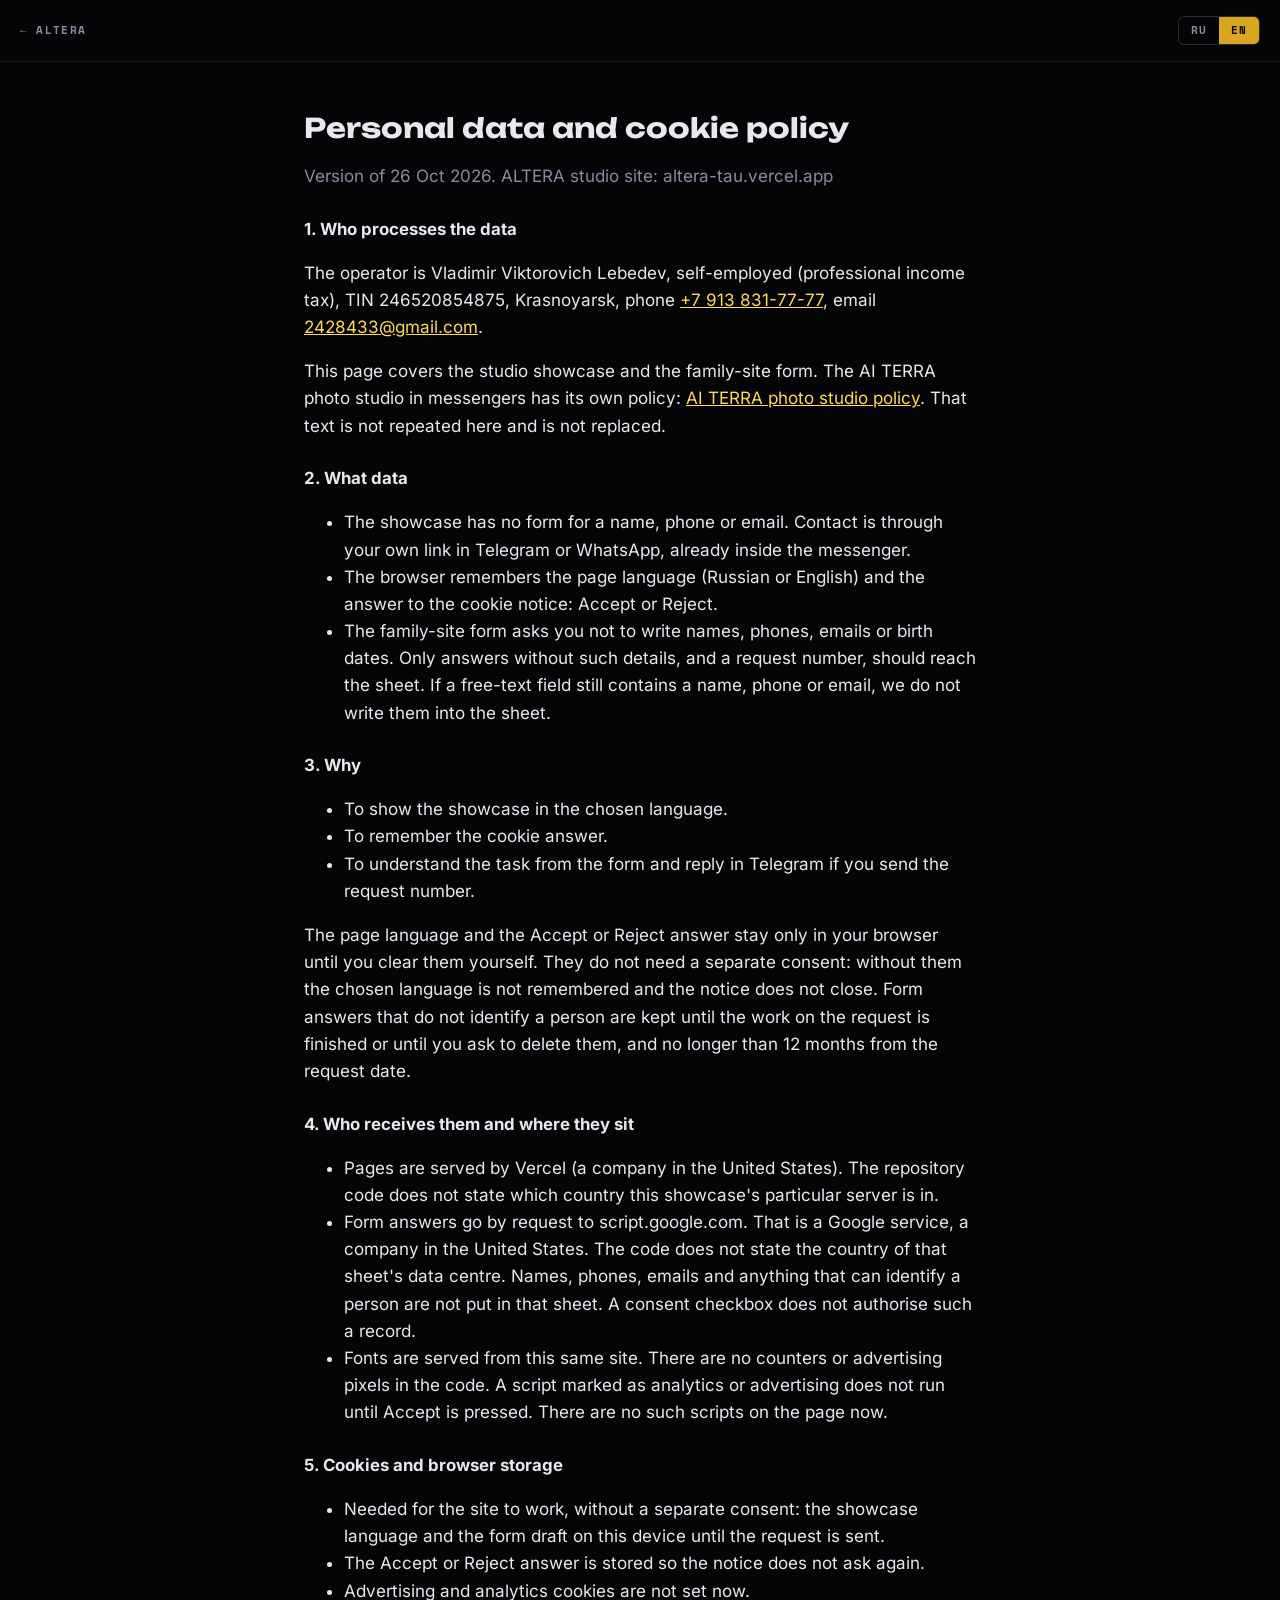
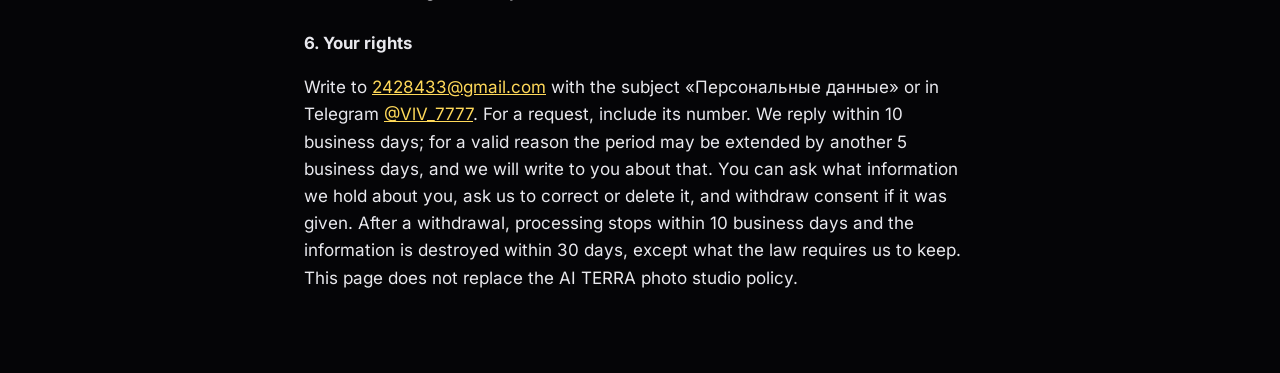
<file: privacy.html>
<!doctype html>
<html lang="ru">
<head>
  <meta charset="utf-8">
  <meta name="viewport" content="width=device-width, initial-scale=1">
  <title data-en="Personal data and cookie policy — ALTERA">Политика обработки персональных данных и cookie — ALTERA</title>
  <link rel="icon" href="favicon.svg" type="image/svg+xml">
  <link rel="stylesheet" href="fonts/faces.css">
  <link rel="stylesheet" href="legal.css">
  <script src="lang.js" defer></script>
</head>
<body>
  <header class="legal-bar">
    <a href="index.html">← ALTERA</a>
    <div class="lang-switch" role="group" aria-label="Язык / Language" data-en-aria="Language / Язык">
      <button type="button" data-lang="ru" class="is-active" aria-pressed="true">RU</button><button type="button" data-lang="en" aria-pressed="false">EN</button>
    </div>
  </header>
  <main>
    <h1 data-en="Personal data and cookie policy">Политика обработки персональных данных и cookie</h1>
    <p class="meta" data-en="Version of 26 Oct 2026. ALTERA studio site: altera-tau.vercel.app">Редакция от 26.10.2026. Сайт студии ALTERA: altera-tau.vercel.app</p>

    <h2 data-en="1. Who processes the data">1. Кто обрабатывает данные</h2>
    <p data-en="The operator is Vladimir Viktorovich Lebedev, self-employed (professional income tax), TIN 246520854875, Krasnoyarsk, phone <a href=&quot;tel:+79138317777&quot;>+7 913 831-77-77</a>, email <a href=&quot;mailto:2428433@gmail.com&quot;>2428433@gmail.com</a>.">Оператор — Лебедев Владимир Викторович, самозанятый (плательщик налога на профессиональный доход), ИНН 246520854875, г. Красноярск, телефон <a href="tel:+79138317777">+7 913 831-77-77</a>, электронная почта <a href="mailto:2428433@gmail.com">2428433@gmail.com</a>.</p>
    <p data-en="This page covers the studio showcase and the family-site form. The AI TERRA photo studio in messengers has its own policy: <a href=&quot;https://d5d6t98c8bmm325m5er8.0ly8ed4d.apigw.yandexcloud.net/privacy.html&quot;>AI TERRA photo studio policy</a>. That text is not repeated here and is not replaced.">Эта страница — про витрину студии и анкету семейного сайта. Фотостудия AI TERRA в мессенджерах описана в отдельной политике: <a href="https://d5d6t98c8bmm325m5er8.0ly8ed4d.apigw.yandexcloud.net/privacy.html">политика Фотостудии AI TERRA</a>. Текст той политики здесь не повторяется и не заменяется.</p>

    <h2 data-en="2. What data">2. Какие данные</h2>
    <ul>
      <li data-en="The showcase has no form for a name, phone or email. Contact is through your own link in Telegram or WhatsApp, already inside the messenger.">На витрине форма с именем, телефоном или почтой не стоит. Связь — по вашей ссылке в Telegram или WhatsApp, уже в мессенджере.</li>
      <li data-en="The browser remembers the page language (Russian or English) and the answer to the cookie notice: Accept or Reject.">В браузере запоминается язык страницы (русский или английский) и ответ на окно про cookie: «Принять» или «Отклонить».</li>
      <li data-en="The family-site form asks you not to write names, phones, emails or birth dates. Only answers without such details, and a request number, should reach the sheet. If a free-text field still contains a name, phone or email, we do not write them into the sheet.">Анкета семейного сайта просит не писать имена, телефоны, почту и даты рождения. В таблицу должны попасть только ответы без таких сведений и номер заявки. Если в свободном поле всё же окажутся имя, телефон или почта, в таблицу их не записываем.</li>
    </ul>

    <h2 data-en="3. Why">3. Зачем</h2>
    <ul>
      <li data-en="To show the showcase in the chosen language.">Показать витрину на выбранном языке.</li>
      <li data-en="To remember the cookie answer.">Запомнить ответ про cookie.</li>
      <li data-en="To understand the task from the form and reply in Telegram if you send the request number.">Понять задачу по анкете и ответить в Telegram, если вы пришлёте номер заявки.</li>
    </ul>
    <p data-en="The page language and the Accept or Reject answer stay only in your browser until you clear them yourself. They do not need a separate consent: without them the chosen language is not remembered and the notice does not close. Form answers that do not identify a person are kept until the work on the request is finished or until you ask to delete them, and no longer than 12 months from the request date.">Язык страницы и ответ «Принять» или «Отклонить» лежат только в вашем браузере, пока вы сами их не сотрёте. Отдельного согласия на них не нужно: без них не запоминается выбранный язык и не закрывается окно. Ответы анкеты без сведений о человеке хранятся до конца работы по заявке или до просьбы удалить, но не дольше 12 месяцев с даты заявки.</p>

    <h2 data-en="4. Who receives them and where they sit">4. Кому передаются и где лежат</h2>
    <ul>
      <li data-en="Pages are served by Vercel (a company in the United States). The repository code does not state which country this showcase's particular server is in.">Страницы отдаёт Vercel (компания в США). В коде репозитория нет пометки, в какой стране стоит конкретный сервер этой витрины.</li>
      <li data-en="Form answers go by request to script.google.com. That is a Google service, a company in the United States. The code does not state the country of that sheet's data centre. Names, phones, emails and anything that can identify a person are not put in that sheet. A consent checkbox does not authorise such a record.">Ответы анкеты уходят запросом на script.google.com. Это сервис Google, компания в США. В коде нет страны дата-центра этой таблицы. Имена, телефоны, почту и любые сведения, по которым человека можно узнать, в эту таблицу не кладём. Галочка согласия такой записи не разрешает.</li>
      <li data-en="Fonts are served from this same site. There are no counters or advertising pixels in the code. A script marked as analytics or advertising does not run until Accept is pressed. There are no such scripts on the page now.">Шрифты лежат на этом же сайте. Счётчиков и рекламных пикселей в коде нет. Скрипт с пометкой аналитики или рекламы не запускается, пока в окне не нажато «Принять». Сейчас таких скриптов на странице нет.</li>
    </ul>
    <h2 data-en="5. Cookies and browser storage">5. Cookie и память браузера</h2>
    <ul>
      <li data-en="Needed for the site to work, without a separate consent: the showcase language and the form draft on this device until the request is sent.">Нужны для работы без отдельного согласия: язык витрины и черновик анкеты на этом устройстве, пока заявка не отправлена.</li>
      <li data-en="The Accept or Reject answer is stored so the notice does not ask again.">Ответ «Принять» или «Отклонить» запоминается, чтобы окно не спрашивало снова.</li>
      <li data-en="Advertising and analytics cookies are not set now.">Рекламные и аналитические cookie сейчас не ставятся.</li>
    </ul>

    <h2 data-en="6. Your rights">6. Ваши права</h2>
    <p data-en="Write to <a href=&quot;mailto:2428433@gmail.com?subject=%D0%9F%D0%B5%D1%80%D1%81%D0%BE%D0%BD%D0%B0%D0%BB%D1%8C%D0%BD%D1%8B%D0%B5%20%D0%B4%D0%B0%D0%BD%D0%BD%D1%8B%D0%B5&quot;>2428433@gmail.com</a> with the subject «Персональные данные» or in Telegram <a href=&quot;https://t.me/VlV_7777&quot;>@VlV_7777</a>. For a request, include its number. We reply within 10 business days; for a valid reason the period may be extended by another 5 business days, and we will write to you about that. You can ask what information we hold about you, ask us to correct or delete it, and withdraw consent if it was given. After a withdrawal, processing stops within 10 business days and the information is destroyed within 30 days, except what the law requires us to keep. This page does not replace the AI TERRA photo studio policy.">Напишите на <a href="mailto:2428433@gmail.com?subject=%D0%9F%D0%B5%D1%80%D1%81%D0%BE%D0%BD%D0%B0%D0%BB%D1%8C%D0%BD%D1%8B%D0%B5%20%D0%B4%D0%B0%D0%BD%D0%BD%D1%8B%D0%B5">2428433@gmail.com</a> с темой «Персональные данные» или в Telegram <a href="https://t.me/VlV_7777">@VlV_7777</a>. Для заявки укажите её номер. Ответ — в течение 10 рабочих дней, по уважительной причине срок может быть продлён ещё на 5 рабочих дней, об этом вам напишем. Вы можете узнать, какие сведения о вас есть, попросить их исправить или удалить и отозвать согласие, если оно давалось. После отзыва обработка прекращается в течение 10 рабочих дней, сведения уничтожаются в течение 30 дней, кроме того, что закон велит хранить. Эта страница не заменяет политику Фотостудии AI TERRA.</p>
  </main>
</body>
</html>
</file>
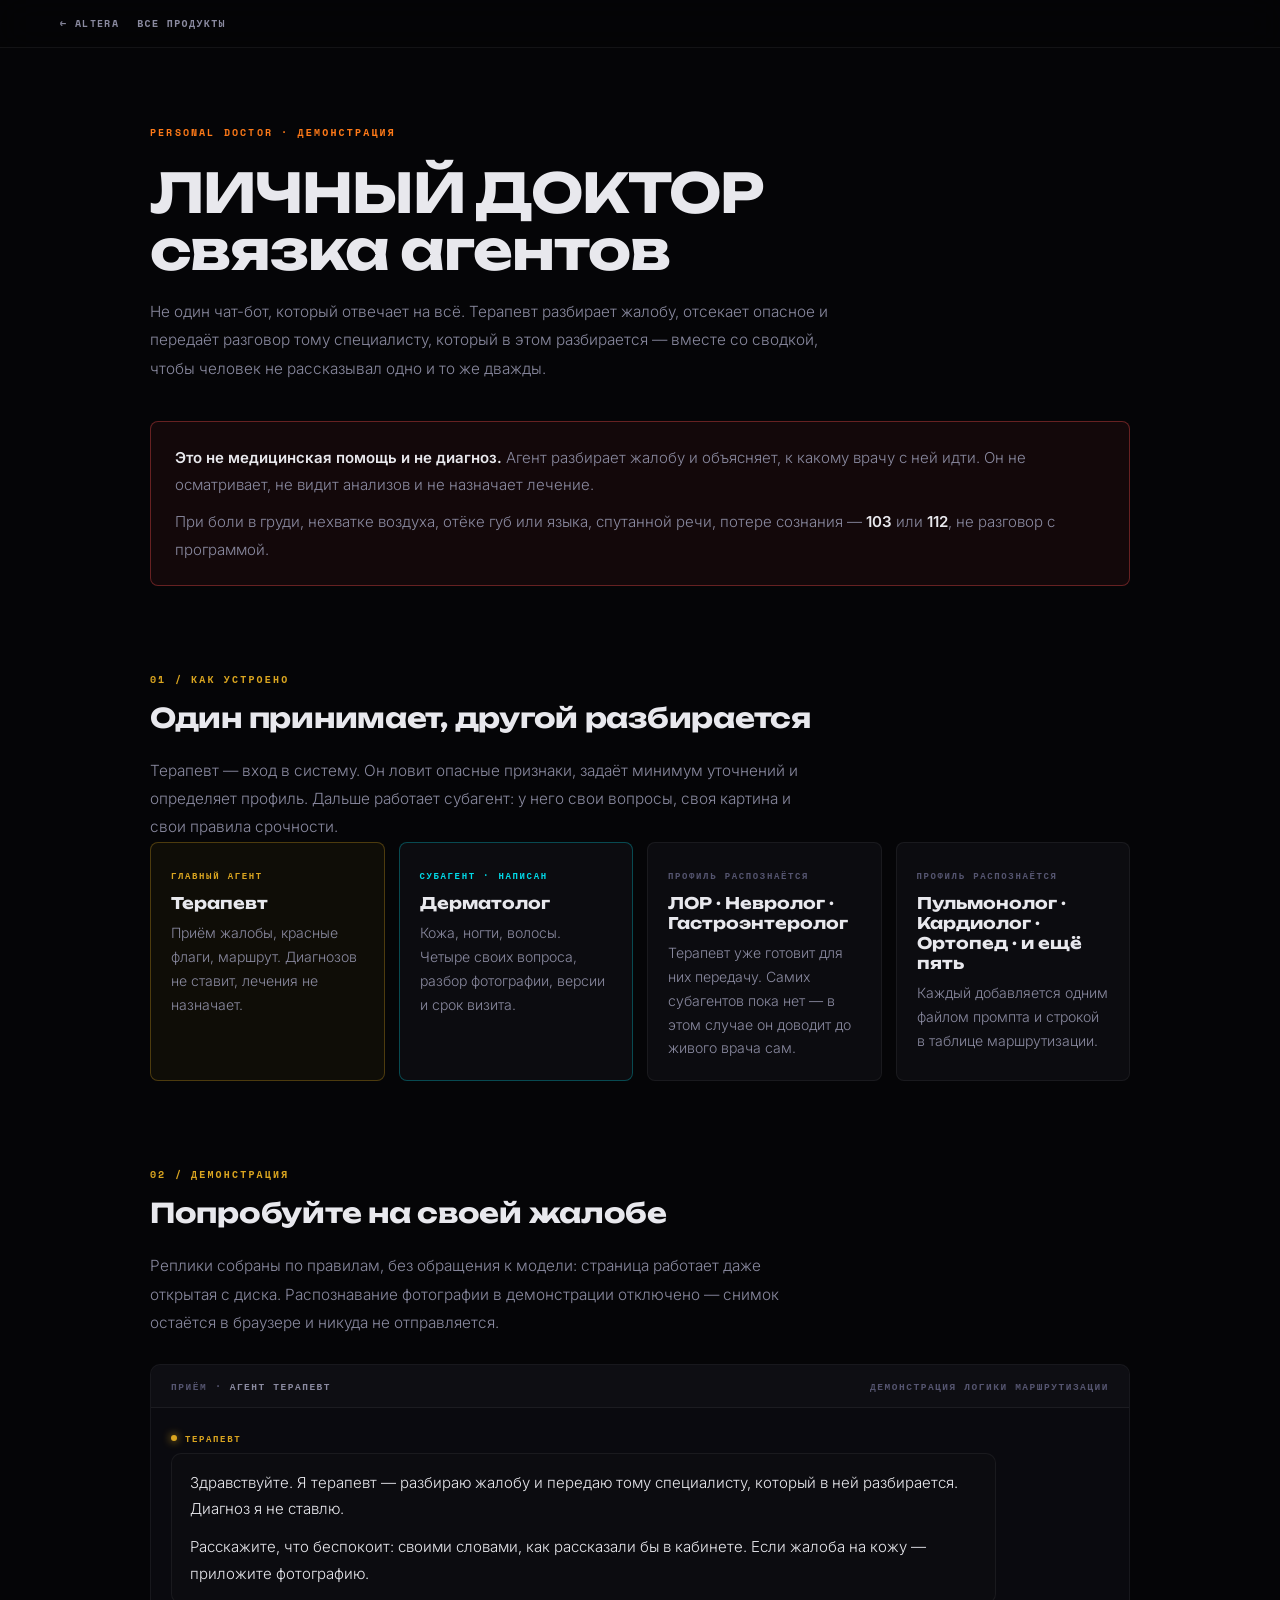
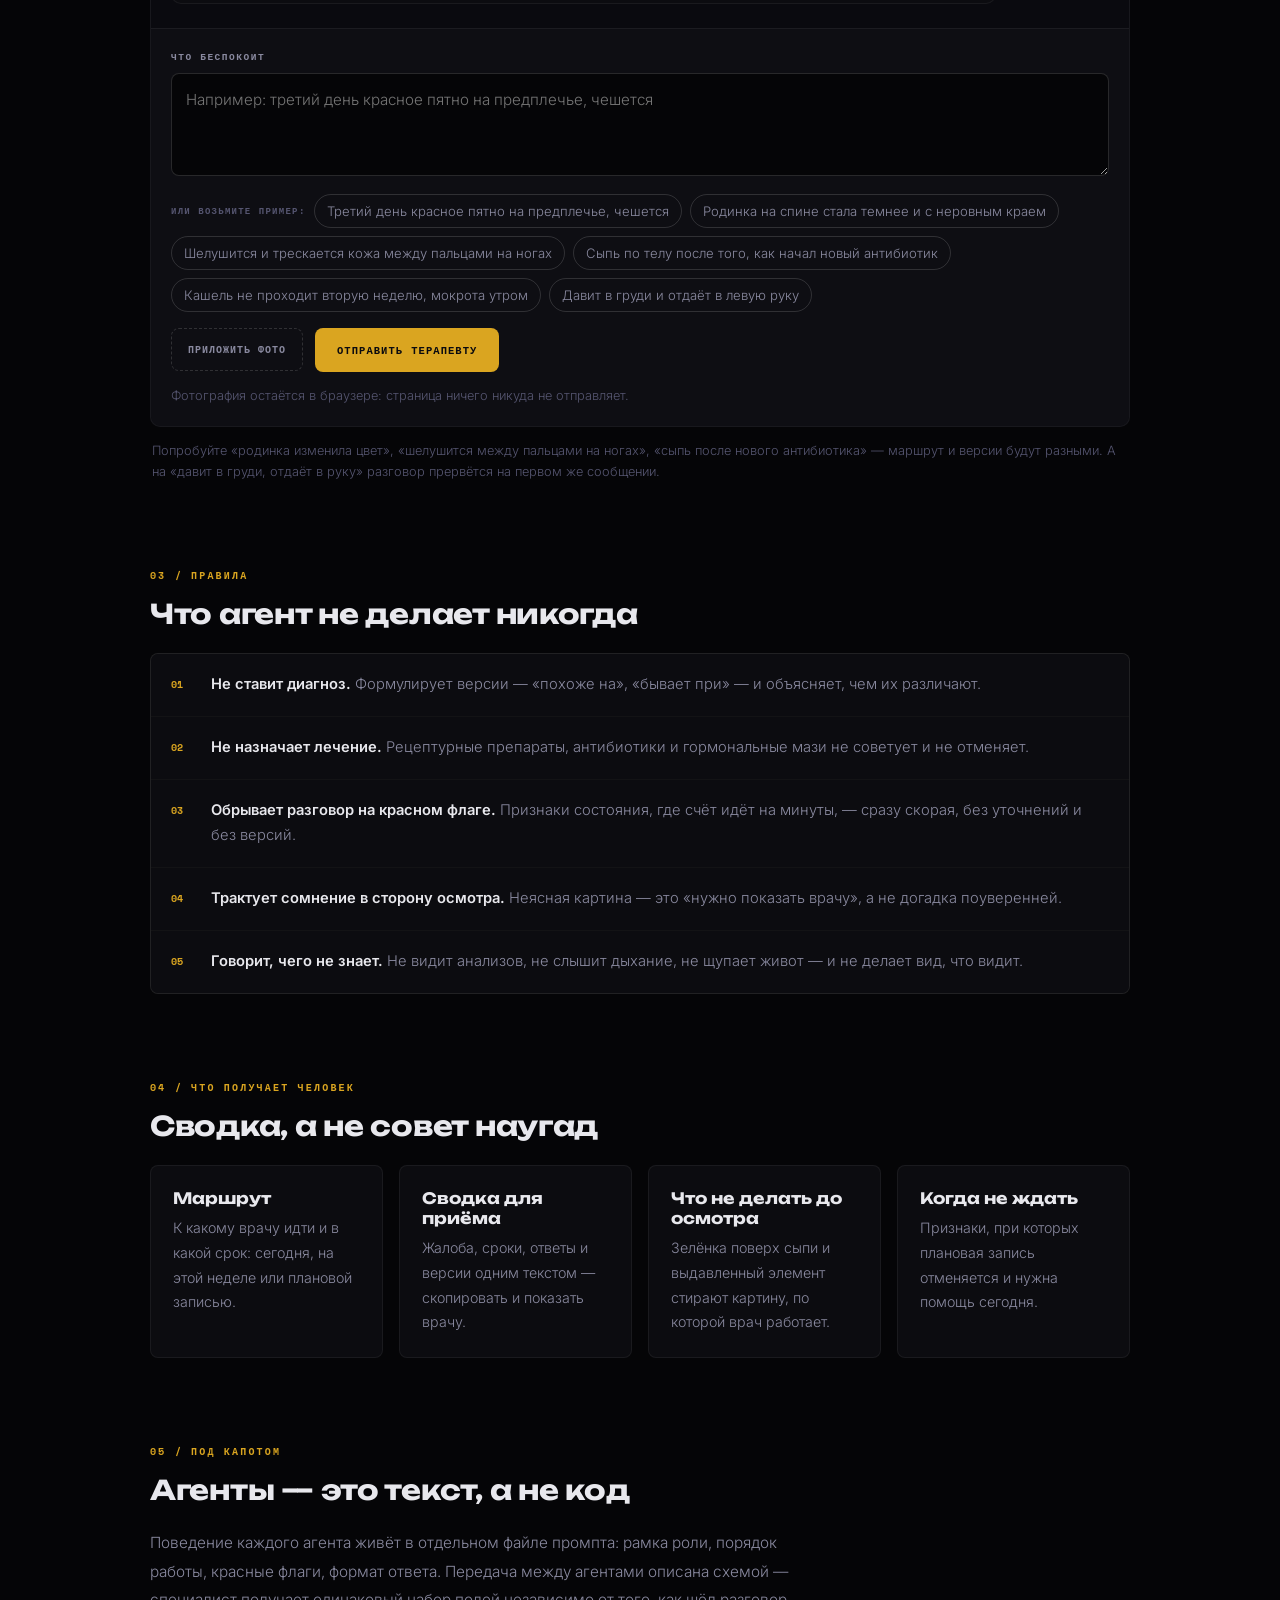
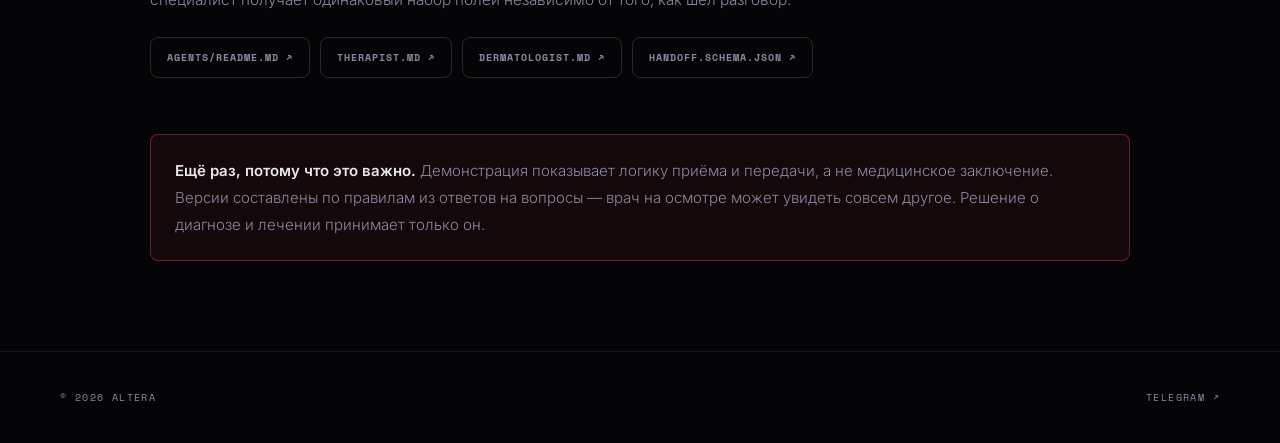
<file: demo/doctor.html>
<!doctype html>
<html lang="ru">
<head>
<meta charset="utf-8">
<meta name="viewport" content="width=device-width, initial-scale=1">
<title>ЛИЧНЫЙ ДОКТОР — демонстрация · ALTERA</title>
<meta name="description" content="Связка агентов вместо чат-бота: терапевт разбирает жалобу, ловит опасные признаки и передаёт разговор субагенту-специалисту. Демонстрация маршрутизации.">
<meta name="robots" content="index, follow">
<link rel="icon" href="../favicon.svg">
<link rel="preconnect" href="https://fonts.googleapis.com">
<link rel="preconnect" href="https://fonts.gstatic.com" crossorigin>
<link rel="stylesheet" href="https://fonts.googleapis.com/css2?family=Space+Mono:wght@400;700&family=Unbounded:wght@700&family=Inter:wght@300;400;600&display=swap">
<style>
  /* Палитра лендинга ALTERA — страница держится того же стиля. */
  :root{--bg:#050507;--bg-raised:#0a0a0f;--bg-card:#0c0c10;--gold:#daa520;--gold-bright:#ffd95a;
        --gold-border:rgba(218,165,32,.3);--text:#e8e8ed;--muted:#8a8aa0;--faint:#555570;
        --line:rgba(255,255,255,.06);--line-hover:rgba(255,255,255,.14);
        --cyan:#00d9e8;--orange:#ff7a18;--alarm:#ff4d4d;
        --mono:'Space Mono',ui-monospace,monospace;--display:'Unbounded',Arial,sans-serif;
        --body:'Inter',Arial,sans-serif}
  *{box-sizing:border-box}
  body{margin:0;background:var(--bg);color:var(--text);font-family:var(--body);-webkit-font-smoothing:antialiased}
  a{color:inherit}
  .bar{position:sticky;top:0;z-index:5;display:flex;align-items:center;gap:18px;
       padding:16px clamp(20px,5vw,60px);border-bottom:1px solid var(--line);
       background:rgba(5,5,7,.85);backdrop-filter:blur(18px)}
  .bar a{font-family:var(--mono);font-size:10px;font-weight:700;letter-spacing:.14em;
         text-transform:uppercase;color:var(--muted);text-decoration:none;transition:color .25s}
  .bar a:hover{color:var(--gold-bright)}
  .wrap{max-width:1100px;margin:auto;padding:clamp(44px,6vw,80px) clamp(20px,5vw,60px) 90px}
  .kicker{margin:0;font-family:var(--mono);font-size:10px;font-weight:700;letter-spacing:.22em;
          text-transform:uppercase;color:var(--orange)}
  h1{margin:24px 0 20px;font-family:var(--display);font-weight:700;
     font-size:clamp(2rem,4.5vw,3.4rem);line-height:1.05;letter-spacing:-.02em}
  h2{margin:0 0 22px;font-family:var(--display);font-weight:700;font-size:clamp(1.25rem,2.4vw,1.7rem);letter-spacing:-.01em}
  .lead{max-width:680px;margin:0;color:var(--muted);font-weight:300;line-height:1.85;font-size:clamp(.95rem,1.2vw,1.05rem)}
  section{margin-top:clamp(56px,7vw,86px)}
  .index{margin:0 0 14px;font-family:var(--mono);font-size:10px;font-weight:700;letter-spacing:.22em;
         text-transform:uppercase;color:var(--gold)}

  /* Предупреждение — первое, что должно быть прочитано. */
  .warning{margin-top:38px;padding:22px 24px;border:1px solid rgba(255,77,77,.35);border-radius:8px;
           background:rgba(255,77,77,.06);color:var(--muted);font-weight:300;line-height:1.8;font-size:.94rem}
  .warning b{color:var(--text);font-weight:600}
  .warning p{margin:0}
  .warning p+p{margin-top:10px}

  /* Схема связки агентов. */
  .map{display:grid;gap:14px;grid-template-columns:repeat(auto-fit,minmax(215px,1fr))}
  .node{padding:20px;border:1px solid var(--line);border-radius:8px;background:var(--bg-card)}
  .node.lead-node{border-color:var(--gold-border);background:rgba(218,165,32,.05)}
  .node.ready{border-color:rgba(0,217,232,.3)}
  .node span{font-family:var(--mono);font-size:9px;font-weight:700;letter-spacing:.18em;text-transform:uppercase;color:var(--faint)}
  .node.lead-node span{color:var(--gold)}
  .node.ready span{color:var(--cyan)}
  .node b{display:block;margin:10px 0 8px;font-family:var(--display);font-size:1rem}
  .node p{margin:0;color:var(--muted);font-weight:300;font-size:.88rem;line-height:1.7}

  /* Демонстрация. */
  .stage{margin-top:26px;border:1px solid var(--line);border-radius:10px;background:var(--bg-raised);overflow:hidden}
  .stage-head{display:flex;flex-wrap:wrap;gap:10px 18px;align-items:center;justify-content:space-between;
              padding:14px 20px;border-bottom:1px solid var(--line);background:rgba(255,255,255,.015)}
  .stage-head p{margin:0;font-family:var(--mono);font-size:9.5px;font-weight:700;letter-spacing:.16em;
                text-transform:uppercase;color:var(--faint)}
  .stage-head p b{color:var(--muted);font-weight:700}
  #thread{max-height:min(64vh,640px);overflow-y:auto;padding:24px 20px;display:flex;flex-direction:column;gap:20px}
  .msg{display:flex;flex-direction:column;gap:8px;max-width:88%}
  .who{margin:0;display:flex;align-items:center;gap:8px;font-family:var(--mono);font-size:9px;font-weight:700;
       letter-spacing:.18em;text-transform:uppercase;color:var(--muted)}
  .who i{width:6px;height:6px;border-radius:50%;background:var(--muted)}
  .bubble{padding:16px 18px;border:1px solid var(--line);border-radius:10px;background:var(--bg-card);
          font-weight:300;font-size:.94rem;line-height:1.75}
  .bubble p{margin:0}
  .bubble p+p,.bubble ul+p,.bubble ol+p,.bubble p+ul,.bubble p+ol{margin-top:12px}
  .bubble b{color:var(--text);font-weight:600}
  .bubble ul,.bubble ol{margin:0;padding-left:20px;display:flex;flex-direction:column;gap:8px;color:var(--muted)}
  .bubble ul.avoid li::marker{color:var(--alarm)}
  .bubble ul.urgent li::marker{color:var(--orange)}
  .msg-therapist .who i{background:var(--gold);box-shadow:0 0 8px var(--gold)}
  .msg-therapist .who{color:var(--gold)}
  .msg-derm .who i{background:var(--cyan);box-shadow:0 0 8px var(--cyan)}
  .msg-derm .who{color:var(--cyan)}
  .msg-derm .bubble{border-color:rgba(0,217,232,.22)}
  .msg-you{align-self:flex-end;align-items:flex-end;max-width:78%}
  .msg-you .bubble{background:rgba(218,165,32,.08);border-color:var(--gold-border);color:var(--text);font-weight:400}
  .msg-you .who i{background:var(--gold-bright)}
  .msg-system{max-width:100%}
  .msg-system .who{color:var(--faint)}
  .msg-system .bubble{border-style:dashed;background:transparent;padding:0;border:0}
  .msg-alarm{max-width:100%}
  .msg-alarm .who,.msg-alarm .who i{color:var(--alarm)}
  .msg-alarm .who i{background:var(--alarm);box-shadow:0 0 10px var(--alarm);animation:blink 1.4s ease-in-out infinite}
  .msg-alarm .bubble{border-color:rgba(255,77,77,.4);background:rgba(255,77,77,.06)}
  .alarm-title{font-family:var(--display);font-size:1.05rem;color:#ffb3b3}
  .alarm-call{padding:12px 14px;border-radius:8px;background:rgba(255,77,77,.12);color:var(--text);font-weight:400}
  .alarm-call b{font-family:var(--mono);font-size:1.05rem;color:#ffd5d5}
  .alarm-sub,.block-title{font-family:var(--mono);font-size:9.5px;font-weight:700;letter-spacing:.16em;
                          text-transform:uppercase;color:var(--gold)}
  .msg-derm .block-title{color:var(--cyan)}
  .alarm-stop{color:var(--muted);font-size:.88rem}
  .caveat,.soon{padding:12px 14px;border-left:2px solid var(--gold-border);background:rgba(218,165,32,.04);
                color:var(--muted);font-size:.88rem;line-height:1.7}
  .versions{list-style:none;padding:0;counter-reset:v}
  .versions li{counter-increment:v;position:relative;padding-left:24px;display:flex;flex-direction:column;
               gap:4px;color:var(--text)}
  .versions li::before{content:counter(v);position:absolute;left:0;top:4px;font-family:var(--mono);
                       font-size:10px;font-weight:700;color:var(--cyan)}
  .versions li b{font-weight:600}
  .versions li span{color:var(--muted);font-size:.89rem;line-height:1.7}
  .versions li em{color:var(--faint);font-size:.84rem;line-height:1.65;font-style:italic}
  .shot{margin:0}
  .shot img{display:block;max-width:220px;max-height:220px;width:auto;border-radius:8px;border:1px solid var(--line)}
  .shot figcaption{margin-top:7px;font-family:var(--mono);font-size:9px;letter-spacing:.1em;color:var(--faint)}

  /* Карточка передачи. */
  .handoff{padding:16px 18px;border:1px dashed var(--gold-border);border-radius:10px;background:rgba(218,165,32,.03)}
  .handoff-title{margin:0 0 12px;font-family:var(--mono);font-size:9px;font-weight:700;letter-spacing:.16em;
                 text-transform:uppercase;color:var(--gold)}
  .handoff-row{display:grid;grid-template-columns:150px 1fr;gap:6px 14px;padding:6px 0;border-top:1px solid var(--line)}
  .handoff-row span{font-family:var(--mono);font-size:10px;letter-spacing:.06em;color:var(--faint)}
  .handoff-row b{font-weight:400;font-size:.88rem;color:var(--text)}

  /* Панель ввода. */
  #panel{border-top:1px solid var(--line);background:rgba(255,255,255,.015)}
  #panel:empty{display:none}
  .ask{padding:20px}
  .ask-label{display:block;margin:0 0 10px;font-family:var(--mono);font-size:9.5px;font-weight:700;
             letter-spacing:.16em;text-transform:uppercase;color:var(--muted)}
  textarea{width:100%;padding:14px;border:1px solid var(--line-hover);border-radius:8px;background:var(--bg);
           color:var(--text);font-family:var(--body);font-size:.95rem;font-weight:300;line-height:1.6;resize:vertical}
  textarea:focus{outline:none;border-color:var(--gold-border)}
  .examples{display:flex;flex-wrap:wrap;gap:8px;align-items:center;margin-top:14px}
  .examples>span{font-family:var(--mono);font-size:9px;font-weight:700;letter-spacing:.14em;
                 text-transform:uppercase;color:var(--faint)}
  .chip{padding:8px 12px;border:1px solid var(--line-hover);border-radius:20px;background:transparent;
        color:var(--muted);font-family:var(--body);font-size:.82rem;font-weight:300;cursor:pointer;transition:.25s}
  .chip:hover{border-color:var(--gold-border);color:var(--text)}
  .ask-row{display:flex;flex-wrap:wrap;gap:12px;align-items:center;margin-top:16px}
  .attach{display:inline-flex;align-items:center;gap:9px;padding:13px 16px;border:1px dashed var(--line-hover);
          border-radius:8px;color:var(--muted);font-family:var(--mono);font-size:10px;font-weight:700;
          letter-spacing:.1em;text-transform:uppercase;cursor:pointer;transition:.25s}
  .attach:hover{border-color:var(--gold-border);color:var(--text)}
  .attach input{position:absolute;width:1px;height:1px;opacity:0;pointer-events:none}
  .go{padding:14px 22px;border:0;border-radius:8px;background:var(--gold);color:#0a0a0f;font-family:var(--mono);
      font-size:10.5px;font-weight:700;letter-spacing:.1em;text-transform:uppercase;cursor:pointer;transition:.25s}
  .go:hover{background:var(--gold-bright);transform:translateY(-2px)}
  .hint{margin:14px 0 0;color:var(--faint);font-weight:300;font-size:.8rem;line-height:1.6}
  .options{display:flex;flex-wrap:wrap;gap:9px}
  .option{padding:12px 15px;border:1px solid var(--line-hover);border-radius:8px;background:var(--bg-card);
          color:var(--text);font-family:var(--body);font-size:.88rem;font-weight:300;cursor:pointer;
          text-align:left;transition:.25s}
  .option:hover{border-color:var(--gold-border);background:var(--bg-raised)}
  .ask-end{display:flex;flex-wrap:wrap;gap:12px}
  .again{padding:14px 20px;border:1px solid var(--line-hover);border-radius:8px;background:transparent;
         color:var(--muted);font-family:var(--mono);font-size:10.5px;font-weight:700;letter-spacing:.1em;
         text-transform:uppercase;cursor:pointer;transition:.25s}
  .again:hover{border-color:var(--gold-border);color:var(--text)}

  /* Списки-факты и правила. */
  .facts{display:grid;grid-template-columns:repeat(auto-fit,minmax(215px,1fr));gap:16px}
  .fact{padding:22px;border:1px solid var(--line);border-radius:8px;background:var(--bg-card)}
  .fact b{display:block;margin-bottom:8px;font-family:var(--display);font-size:.98rem}
  .fact span{color:var(--muted);font-weight:300;font-size:.89rem;line-height:1.75}
  .rules{margin:0;padding:0;list-style:none;display:grid;gap:1px;border:1px solid var(--line);
         border-radius:8px;overflow:hidden;background:var(--line)}
  .rules li{padding:18px 20px;background:var(--bg-card);display:grid;grid-template-columns:26px 1fr;gap:14px;
            color:var(--muted);font-weight:300;font-size:.92rem;line-height:1.75}
  .rules li i{font-family:var(--mono);font-size:10px;font-weight:700;color:var(--gold);font-style:normal;padding-top:4px}
  .rules li b{color:var(--text);font-weight:600}
  .files{display:flex;flex-wrap:wrap;gap:10px;margin-top:22px}
  .files a{display:inline-flex;align-items:center;gap:10px;padding:12px 16px;border:1px solid var(--line-hover);
           border-radius:8px;font-family:var(--mono);font-size:10px;font-weight:700;letter-spacing:.1em;
           text-transform:uppercase;color:var(--muted);text-decoration:none;transition:.25s}
  .files a:hover{border-color:var(--gold-border);color:var(--gold-bright)}

  footer{border-top:1px solid var(--line);padding:38px clamp(20px,5vw,60px);display:flex;flex-wrap:wrap;gap:18px;
         justify-content:space-between;color:var(--muted);font-family:var(--mono);font-size:10px;
         letter-spacing:.14em;text-transform:uppercase}
  footer a{text-decoration:none}
  footer a:hover{color:var(--gold-bright)}

  @keyframes blink{0%,100%{opacity:1}50%{opacity:.25}}
  @media(prefers-reduced-motion:reduce){*{animation:none!important;transition:none!important}}
  @media(max-width:600px){
    .msg,.msg-you{max-width:100%}
    .handoff-row{grid-template-columns:1fr}
    .options{flex-direction:column}
    .option{width:100%}
    .go,.again{width:100%}
  }
</style>
</head>
<body>

<div class="bar">
  <a href="../index.html">← ALTERA</a>
  <a href="../index.html#projects">Все продукты</a>
</div>

<div class="wrap">
  <p class="kicker">Personal doctor · демонстрация</p>
  <h1>ЛИЧНЫЙ ДОКТОР<br>связка агентов</h1>
  <p class="lead">
    Не один чат-бот, который отвечает на всё. Терапевт разбирает жалобу, отсекает
    опасное и передаёт разговор тому специалисту, который в этом разбирается —
    вместе со сводкой, чтобы человек не рассказывал одно и то же дважды.
  </p>

  <div class="warning">
    <p><b>Это не медицинская помощь и не диагноз.</b> Агент разбирает жалобу и
    объясняет, к какому врачу с ней идти. Он не осматривает, не видит анализов и
    не назначает лечение.</p>
    <p>При боли в груди, нехватке воздуха, отёке губ или языка, спутанной речи,
    потере сознания — <b>103</b> или <b>112</b>, не разговор с программой.</p>
  </div>

  <section>
    <p class="index">01 / Как устроено</p>
    <h2>Один принимает, другой разбирается</h2>
    <p class="lead">
      Терапевт — вход в систему. Он ловит опасные признаки, задаёт минимум
      уточнений и определяет профиль. Дальше работает субагент: у него свои
      вопросы, своя картина и свои правила срочности.
    </p>
    <div class="map">
      <div class="node lead-node">
        <span>Главный агент</span>
        <b>Терапевт</b>
        <p>Приём жалобы, красные флаги, маршрут. Диагнозов не ставит, лечения не назначает.</p>
      </div>
      <div class="node ready">
        <span>Субагент · написан</span>
        <b>Дерматолог</b>
        <p>Кожа, ногти, волосы. Четыре своих вопроса, разбор фотографии, версии и срок визита.</p>
      </div>
      <div class="node">
        <span>Профиль распознаётся</span>
        <b>ЛОР · Невролог · Гастроэнтеролог</b>
        <p>Терапевт уже готовит для них передачу. Самих субагентов пока нет — в этом случае он доводит до живого врача сам.</p>
      </div>
      <div class="node">
        <span>Профиль распознаётся</span>
        <b>Пульмонолог · Кардиолог · Ортопед · и ещё пять</b>
        <p>Каждый добавляется одним файлом промпта и строкой в таблице маршрутизации.</p>
      </div>
    </div>
  </section>

  <section>
    <p class="index">02 / Демонстрация</p>
    <h2>Попробуйте на своей жалобе</h2>
    <p class="lead">
      Реплики собраны по правилам, без обращения к модели: страница работает даже
      открытая с диска. Распознавание фотографии в демонстрации отключено — снимок
      остаётся в браузере и никуда не отправляется.
    </p>

    <div class="stage">
      <div class="stage-head">
        <p>Приём · <b>агент терапевт</b></p>
        <p>Демонстрация логики маршрутизации</p>
      </div>
      <div id="thread" aria-live="polite"></div>
      <div id="panel"></div>
    </div>
    <p class="hint" style="padding:0 2px">
      Попробуйте «родинка изменила цвет», «шелушится между пальцами на ногах»,
      «сыпь после нового антибиотика» — маршрут и версии будут разными. А на
      «давит в груди, отдаёт в руку» разговор прервётся на первом же сообщении.
    </p>
  </section>

  <section>
    <p class="index">03 / Правила</p>
    <h2>Что агент не делает никогда</h2>
    <ol class="rules">
      <li><i>01</i><span><b>Не ставит диагноз.</b> Формулирует версии — «похоже на», «бывает при» — и объясняет, чем их различают.</span></li>
      <li><i>02</i><span><b>Не назначает лечение.</b> Рецептурные препараты, антибиотики и гормональные мази не советует и не отменяет.</span></li>
      <li><i>03</i><span><b>Обрывает разговор на красном флаге.</b> Признаки состояния, где счёт идёт на минуты, — сразу скорая, без уточнений и без версий.</span></li>
      <li><i>04</i><span><b>Трактует сомнение в сторону осмотра.</b> Неясная картина — это «нужно показать врачу», а не догадка поуверенней.</span></li>
      <li><i>05</i><span><b>Говорит, чего не знает.</b> Не видит анализов, не слышит дыхание, не щупает живот — и не делает вид, что видит.</span></li>
    </ol>
  </section>

  <section>
    <p class="index">04 / Что получает человек</p>
    <h2>Сводка, а не совет наугад</h2>
    <div class="facts">
      <div class="fact"><b>Маршрут</b><span>К какому врачу идти и в какой срок: сегодня, на этой неделе или плановой записью.</span></div>
      <div class="fact"><b>Сводка для приёма</b><span>Жалоба, сроки, ответы и версии одним текстом — скопировать и показать врачу.</span></div>
      <div class="fact"><b>Что не делать до осмотра</b><span>Зелёнка поверх сыпи и выдавленный элемент стирают картину, по которой врач работает.</span></div>
      <div class="fact"><b>Когда не ждать</b><span>Признаки, при которых плановая запись отменяется и нужна помощь сегодня.</span></div>
    </div>
  </section>

  <section>
    <p class="index">05 / Под капотом</p>
    <h2>Агенты — это текст, а не код</h2>
    <p class="lead">
      Поведение каждого агента живёт в отдельном файле промпта: рамка роли, порядок
      работы, красные флаги, формат ответа. Передача между агентами описана схемой —
      специалист получает одинаковый набор полей независимо от того, как шёл разговор.
    </p>
    <div class="files">
      <a href="https://github.com/Vladimir-ing/ALTERA/blob/main/agents/README.md" target="_blank" rel="noreferrer">agents/README.md ↗</a>
      <a href="https://github.com/Vladimir-ing/ALTERA/blob/main/agents/therapist.md" target="_blank" rel="noreferrer">therapist.md ↗</a>
      <a href="https://github.com/Vladimir-ing/ALTERA/blob/main/agents/dermatologist.md" target="_blank" rel="noreferrer">dermatologist.md ↗</a>
      <a href="https://github.com/Vladimir-ing/ALTERA/blob/main/agents/handoff.schema.json" target="_blank" rel="noreferrer">handoff.schema.json ↗</a>
    </div>
  </section>

  <div class="warning" style="margin-top:56px">
    <p><b>Ещё раз, потому что это важно.</b> Демонстрация показывает логику приёма и
    передачи, а не медицинское заключение. Версии составлены по правилам из
    ответов на вопросы — врач на осмотре может увидеть совсем другое. Решение о
    диагнозе и лечении принимает только он.</p>
  </div>
</div>

<footer>
  <span>© 2026 ALTERA</span>
  <a href="https://t.me/VlV_7777" target="_blank" rel="noreferrer">Telegram ↗</a>
</footer>

<script src="doctor.js"></script>
</body>
</html>
</file>
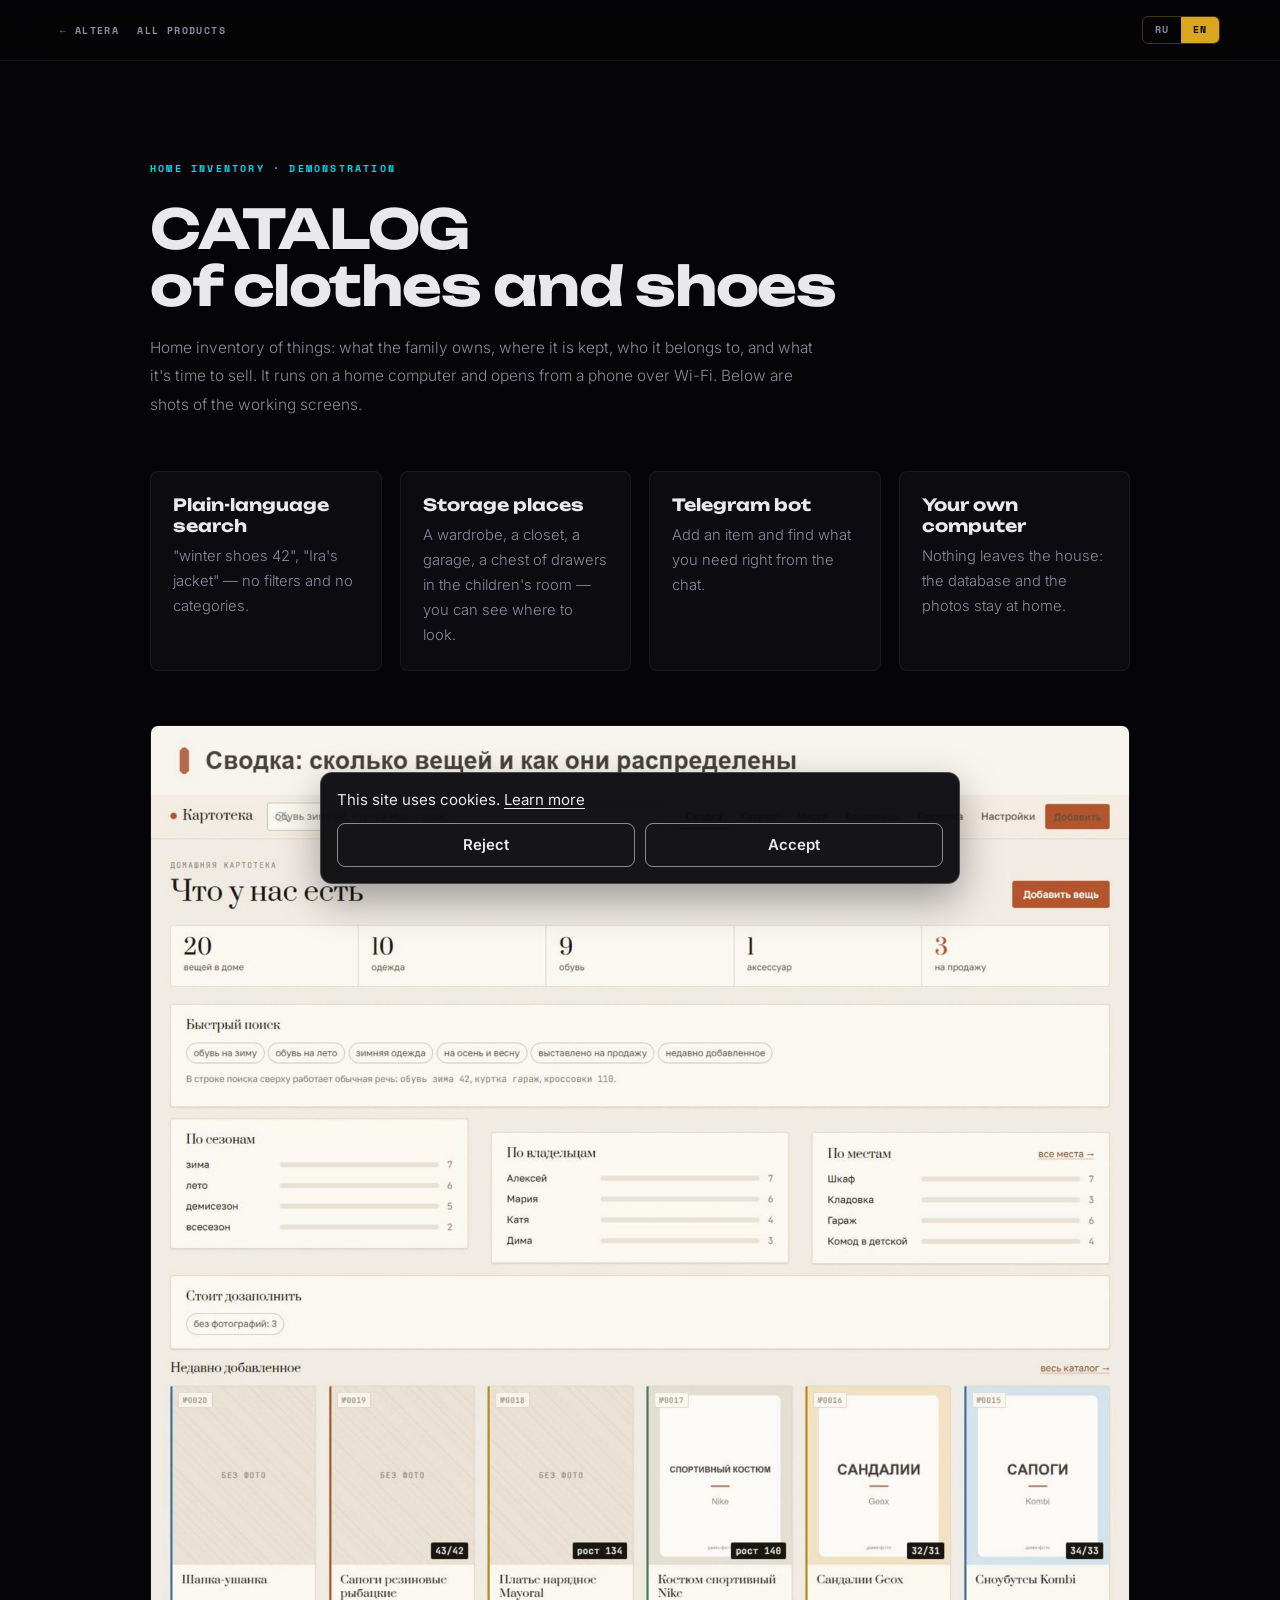
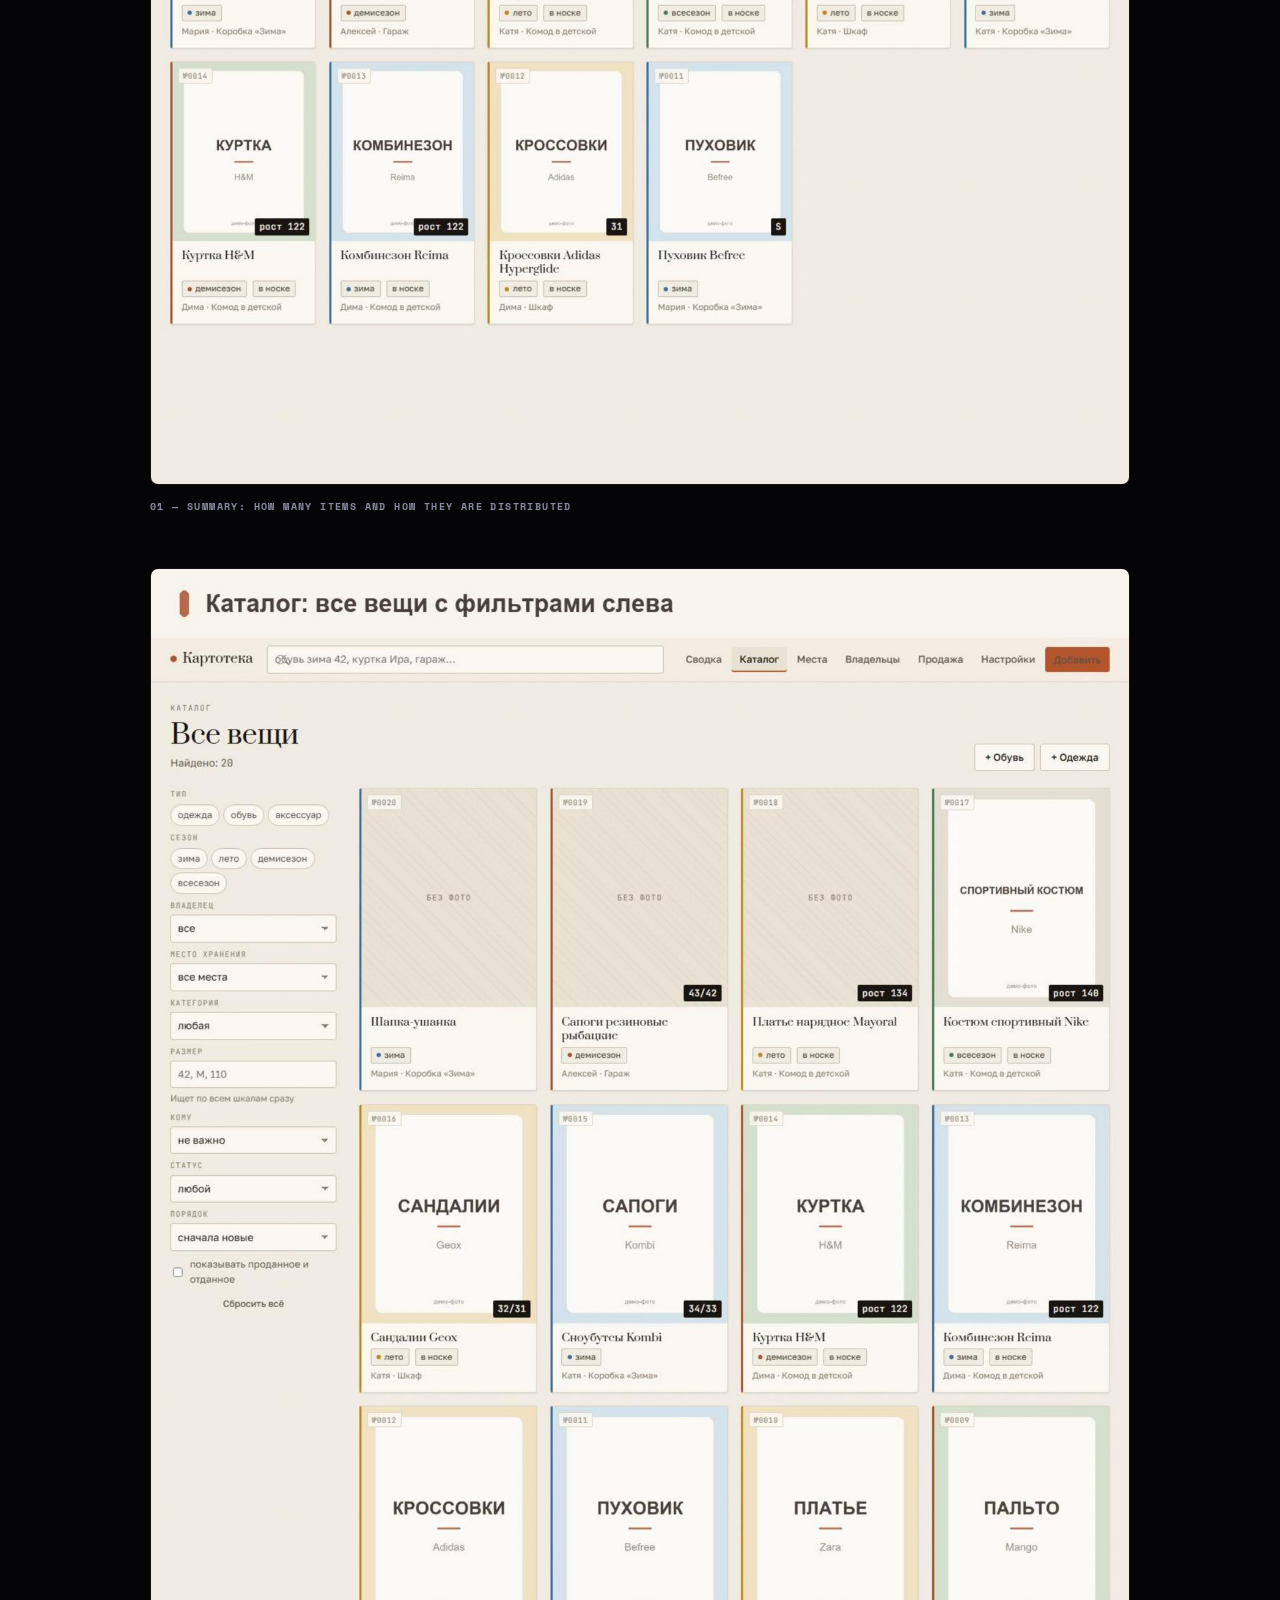
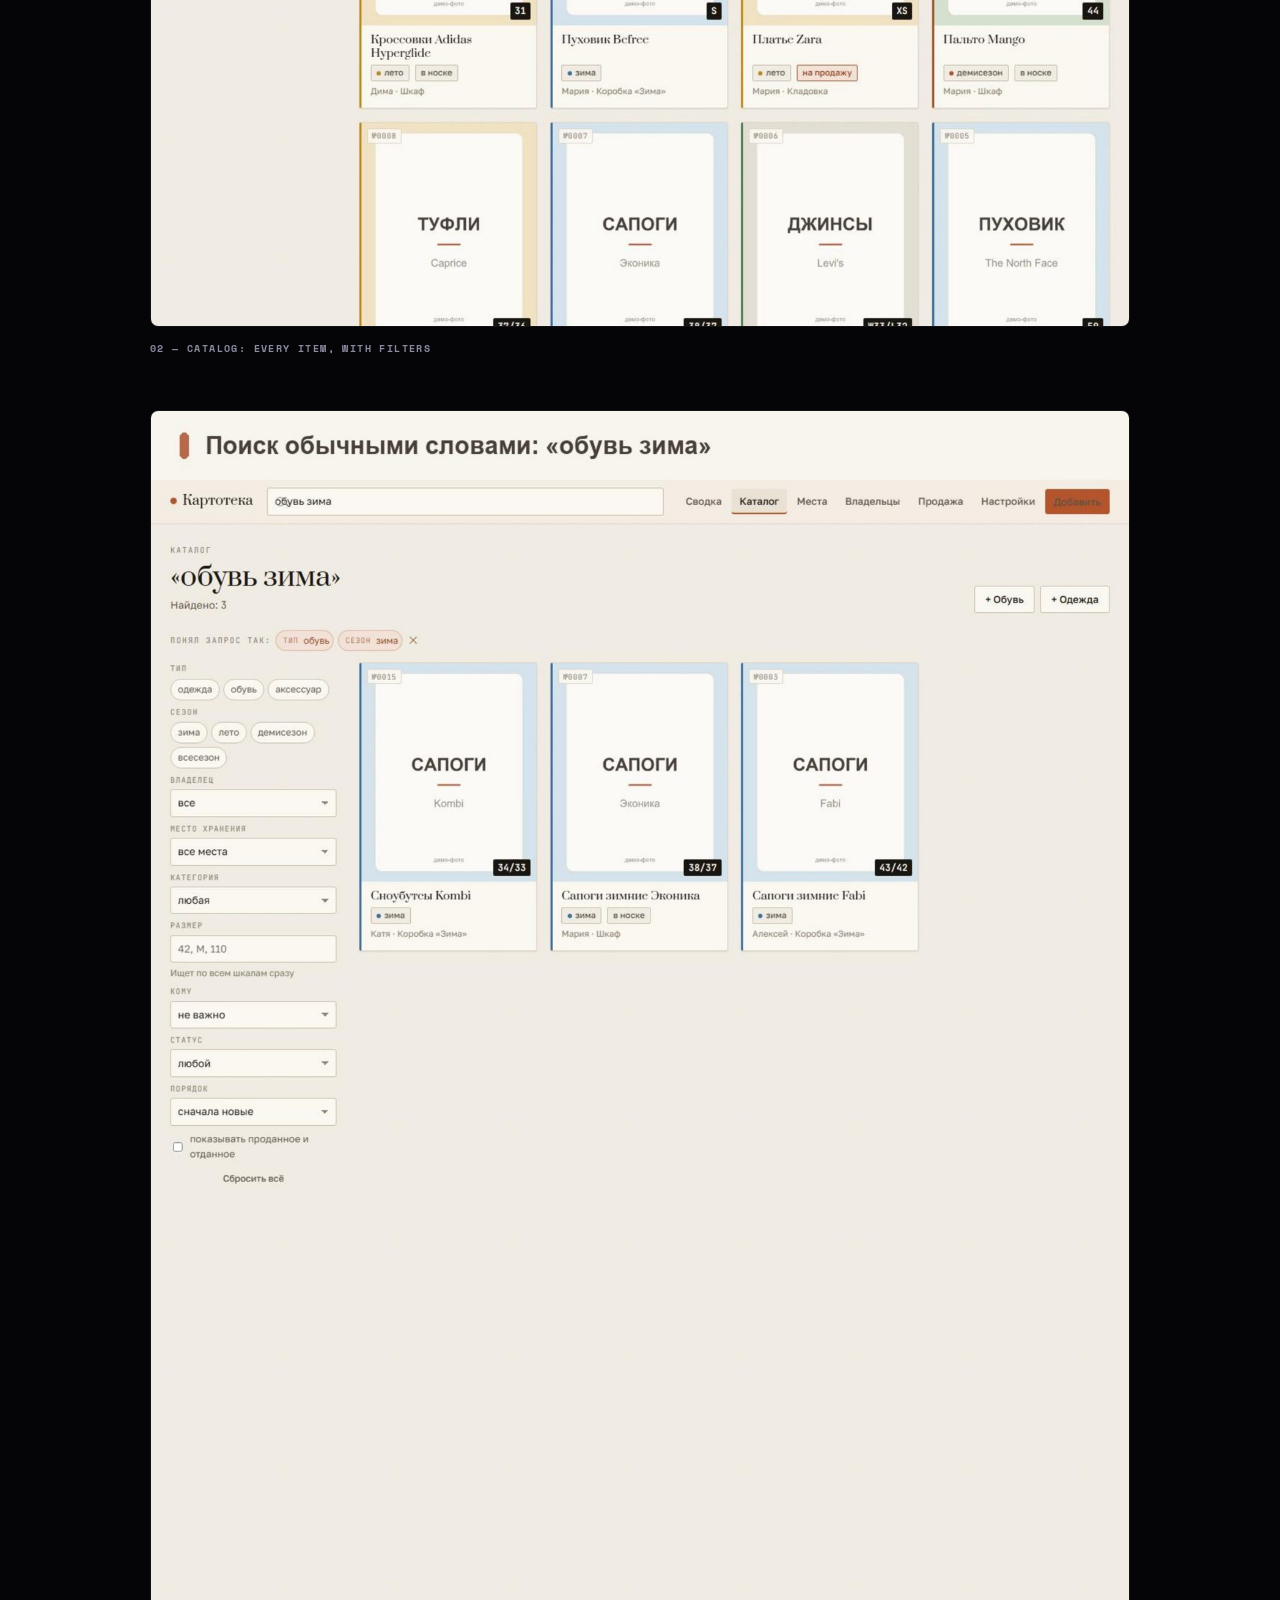
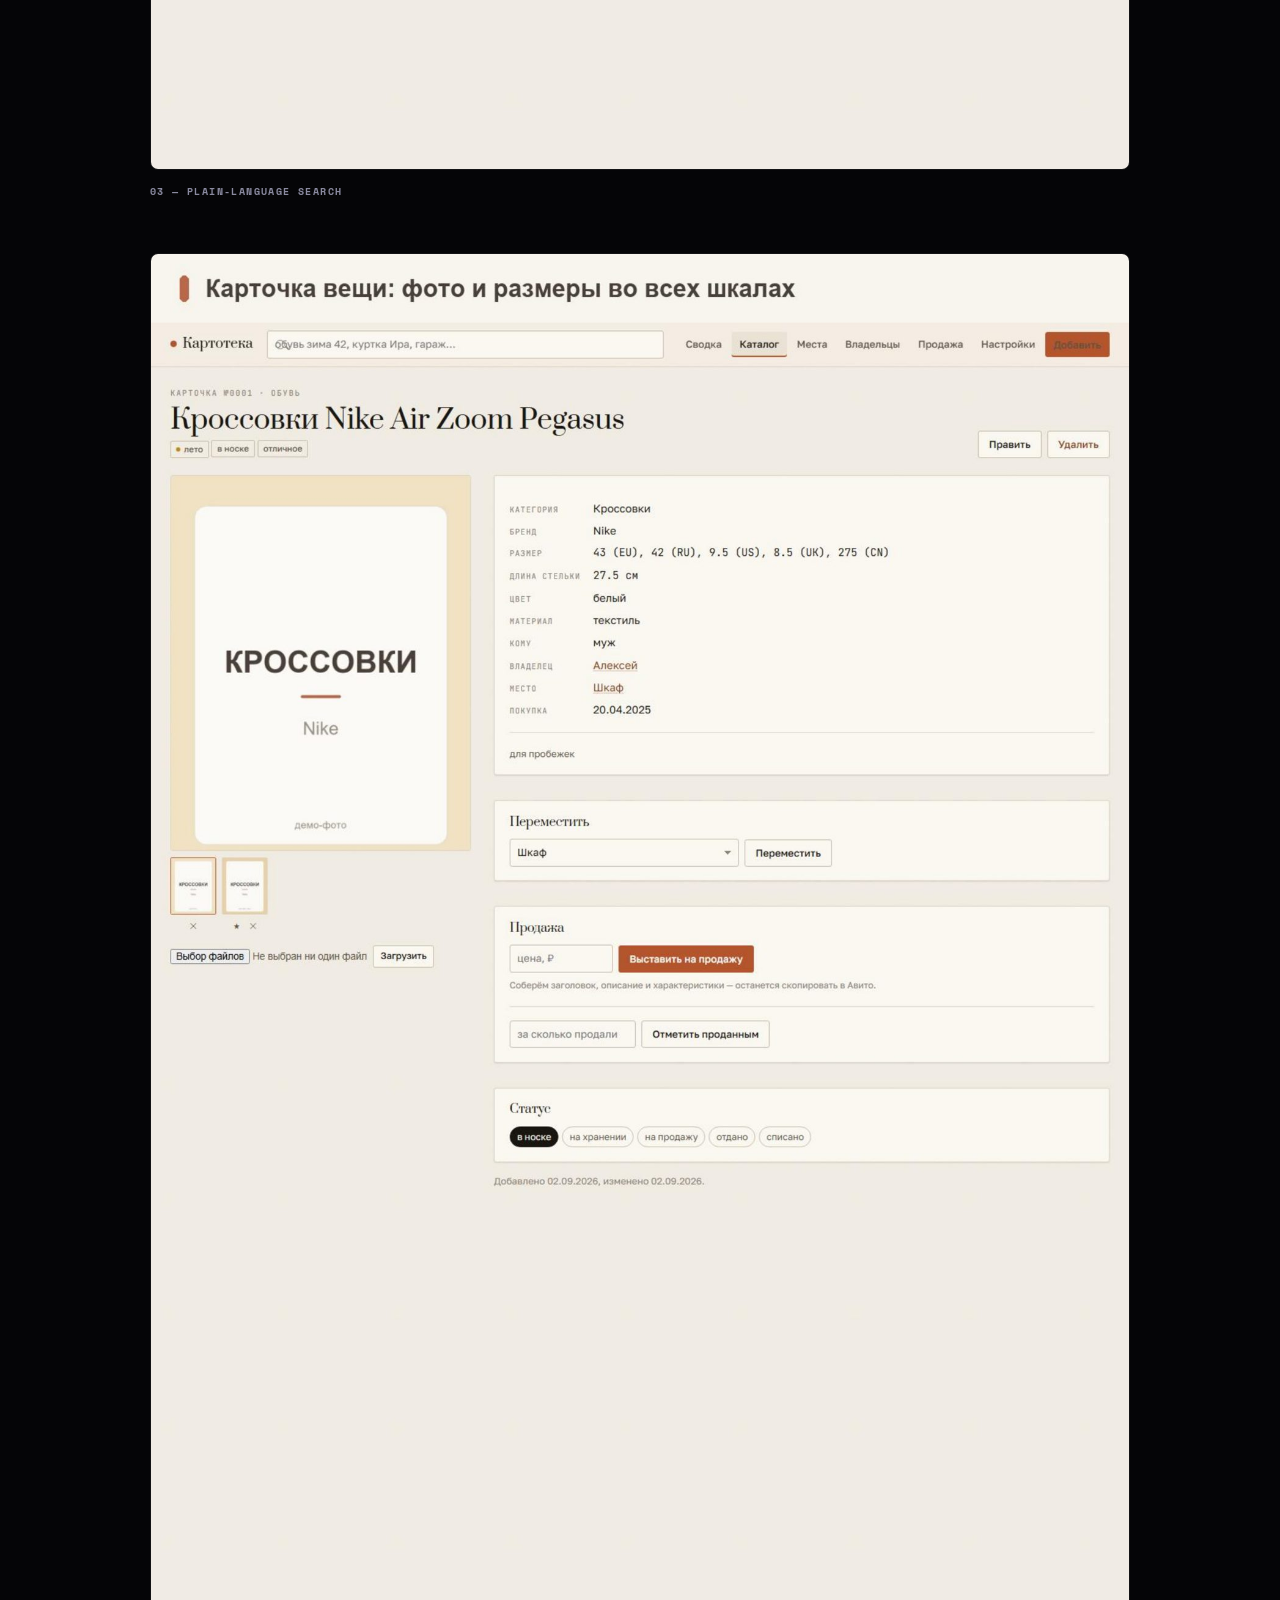
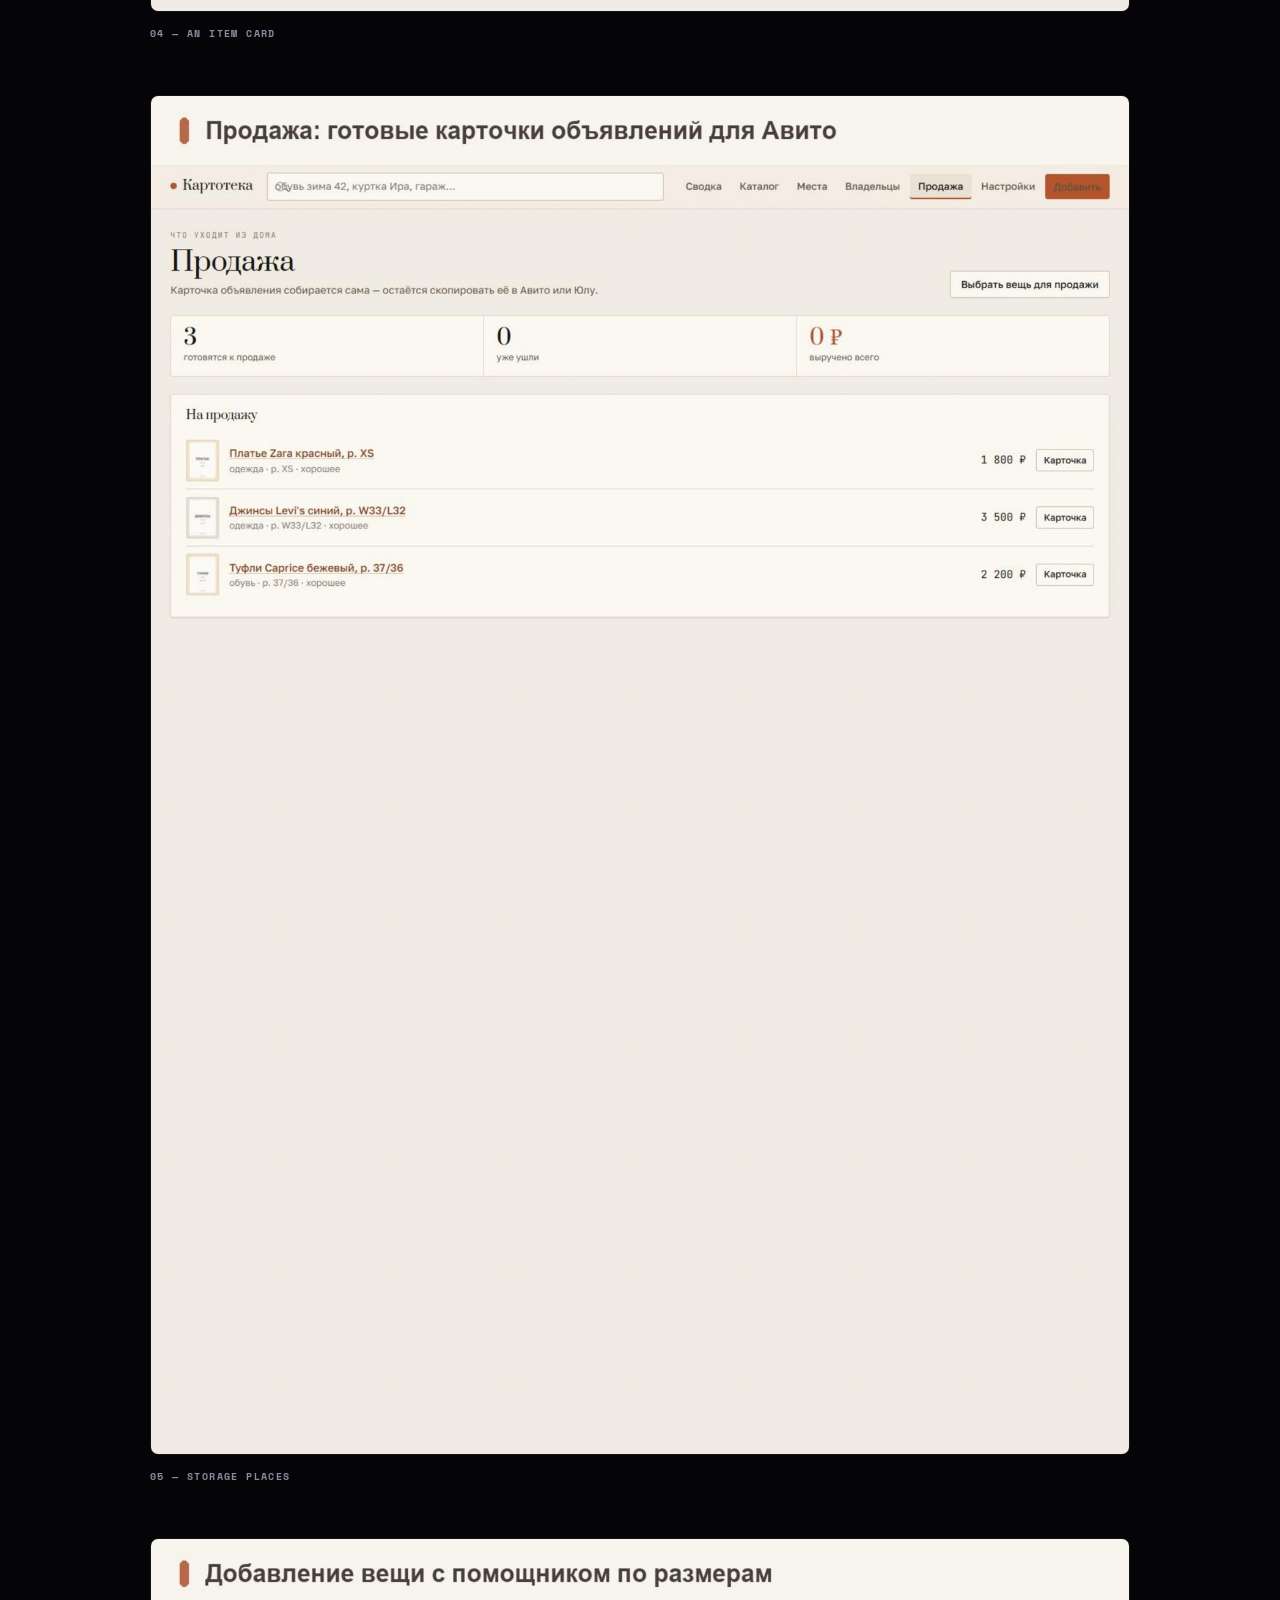
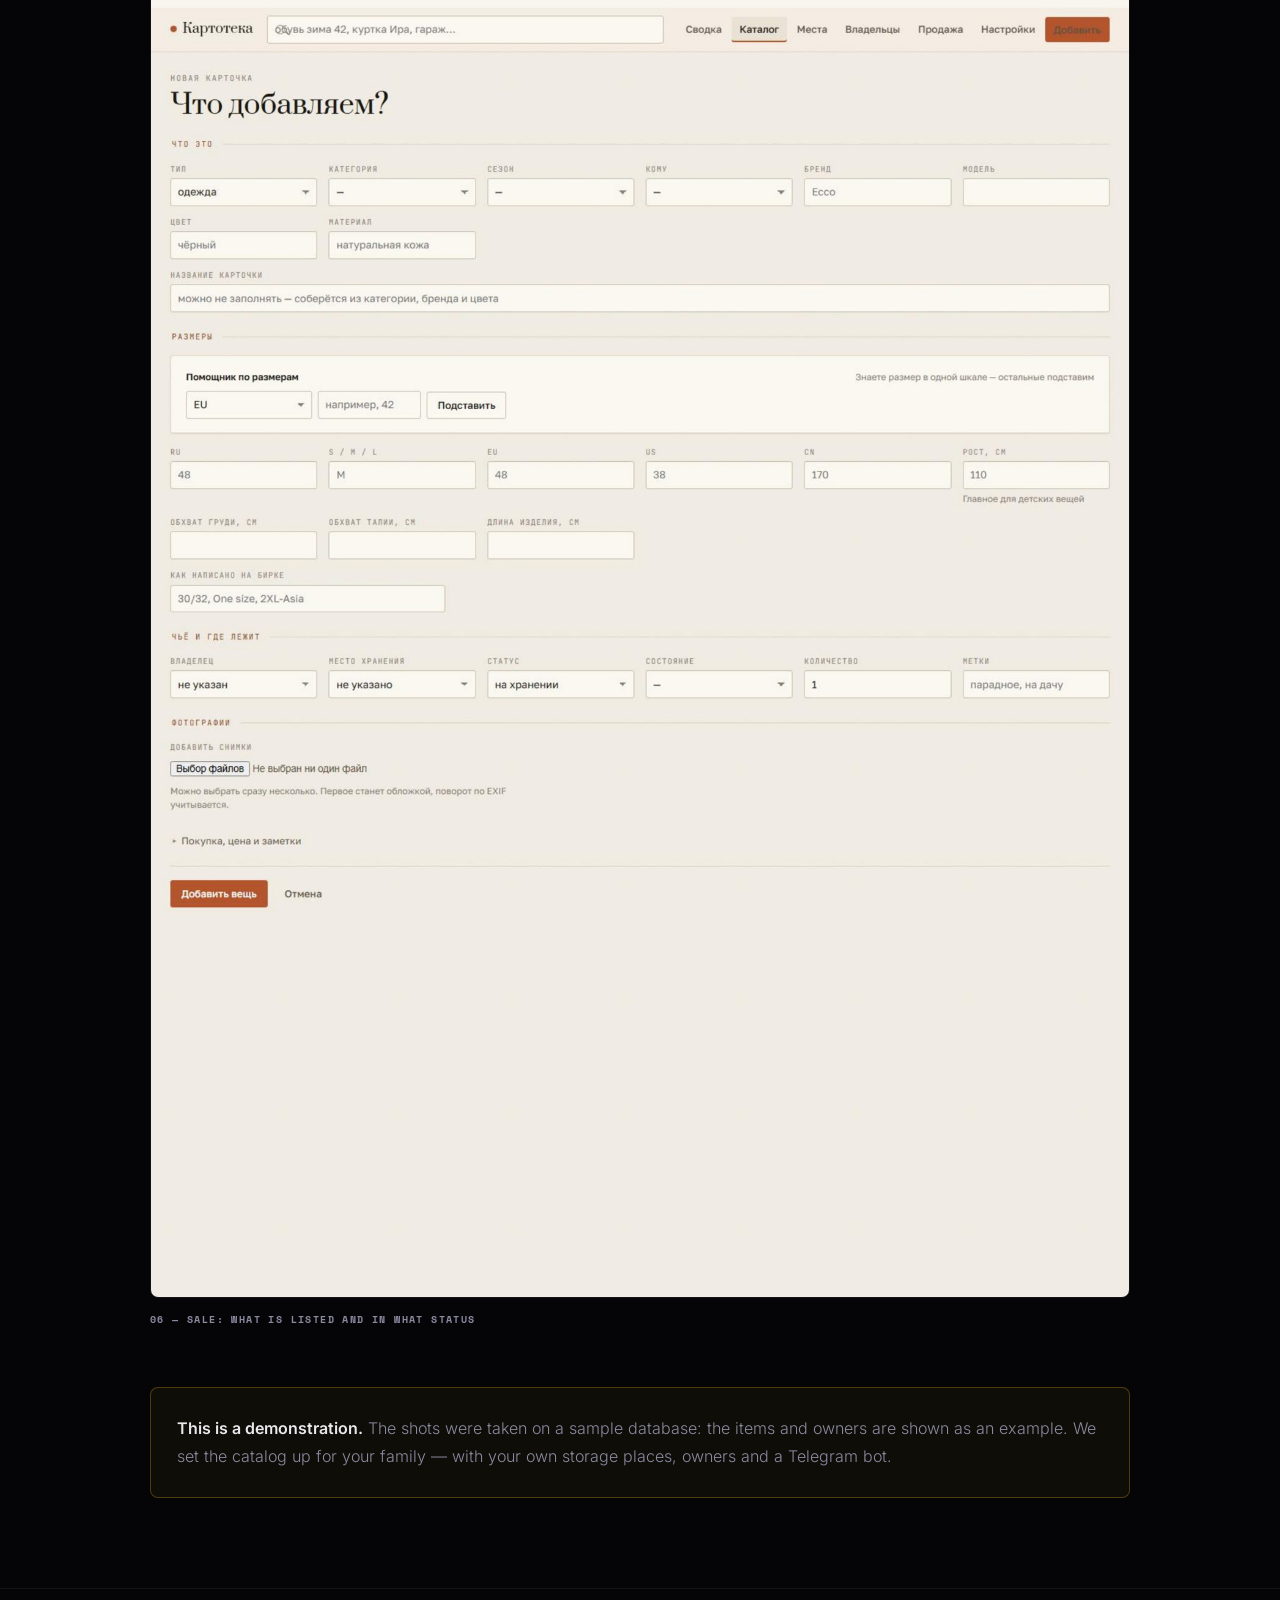
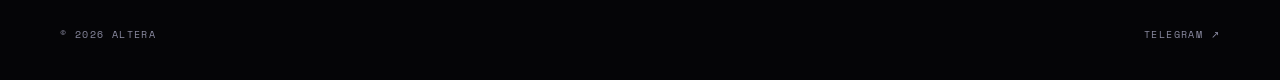
<file: demo/kartoteka.html>
<!doctype html>
<html lang="ru">
<head>
<meta charset="utf-8">
<meta name="viewport" content="width=device-width, initial-scale=1">
<title data-en="CATALOG — demonstration · ALTERA">КАРТОТЕКА — демонстрация · ALTERA</title>
<meta name="description" content="Картотека одежды и обуви: домашний учёт вещей с поиском обычными словами и телеграм-ботом. Демонстрация возможностей." data-en="A clothing and shoe catalog: home inventory with plain-language search and a Telegram bot. A demonstration of what it can do.">
<meta name="robots" content="index, follow">
<link rel="icon" href="../favicon.svg">
<link rel="stylesheet" href="../fonts/faces.css">
<link rel="stylesheet" href="../cookie.css">
<script src="../lang.js" defer></script>
<style>
  /* Палитра лендинга ALTERA — страница держится того же стиля. */
  :root{--bg:#050507;--bg-card:#0c0c10;--gold:#daa520;--gold-bright:#ffd95a;
        --gold-border:rgba(218,165,32,.3);--text:#e8e8ed;--muted:#8a8aa0;
        --line:rgba(255,255,255,.06);--cyan:#00d9e8;
        --mono:'Space Mono',ui-monospace,monospace;--display:'Unbounded',Arial,sans-serif;
        --body:'Inter',Arial,sans-serif}
  *{box-sizing:border-box}
  body{margin:0;background:var(--bg);color:var(--text);font-family:var(--body);-webkit-font-smoothing:antialiased}
  a{color:inherit}
  .bar{position:sticky;top:0;z-index:5;display:flex;align-items:center;gap:18px;
       padding:16px clamp(20px,5vw,60px);border-bottom:1px solid var(--line);
       background:rgba(5,5,7,.85);backdrop-filter:blur(18px)}
  .bar a{font-family:var(--mono);font-size:10px;font-weight:700;letter-spacing:.14em;
         text-transform:uppercase;color:var(--muted);text-decoration:none;transition:color .25s}
  .bar a:hover{color:var(--gold-bright)}
  .wrap{max-width:1100px;margin:auto;padding:clamp(48px,7vw,90px) clamp(20px,5vw,60px) 90px}
  .kicker{font-family:var(--mono);font-size:10px;font-weight:700;letter-spacing:.22em;
          text-transform:uppercase;color:var(--cyan)}
  h1{margin:24px 0 20px;font-family:var(--display);font-weight:700;
     font-size:clamp(2rem,4.5vw,3.4rem);line-height:1.05;letter-spacing:-.02em}
  .lead{max-width:680px;color:var(--muted);font-weight:300;line-height:1.85;font-size:clamp(.95rem,1.2vw,1.05rem)}
  .facts{display:grid;grid-template-columns:repeat(auto-fit,minmax(200px,1fr));gap:18px;margin:52px 0 12px}
  .fact{padding:22px;border:1px solid var(--line);border-radius:8px;background:var(--bg-card)}
  .fact b{display:block;font-family:var(--display);font-size:1.05rem;margin-bottom:8px}
  .fact span{color:var(--muted);font-weight:300;font-size:.92rem;line-height:1.7}
  figure{margin:54px 0 0}
  figure img{width:100%;height:auto;display:block;border:1px solid var(--line);border-radius:8px}
  figcaption{margin-top:14px;color:var(--muted);font-family:var(--mono);font-size:10px;
             font-weight:700;letter-spacing:.14em;text-transform:uppercase}
  .note{margin-top:60px;padding:26px;border:1px solid var(--gold-border);border-radius:8px;
        background:rgba(218,165,32,.05);color:var(--muted);font-weight:300;line-height:1.8}
  .note b{color:var(--text);font-weight:600}
  footer{border-top:1px solid var(--line);padding:38px clamp(20px,5vw,60px);
         display:flex;flex-wrap:wrap;gap:18px;justify-content:space-between;
         color:var(--muted);font-family:var(--mono);font-size:10px;letter-spacing:.14em;text-transform:uppercase}
  footer a{text-decoration:none}
  footer a:hover{color:var(--gold-bright)}
  .lang-switch{margin-left:auto;display:inline-flex;border:1px solid var(--gold-border);border-radius:6px;overflow:hidden}
  .lang-switch button{padding:8px 12px;border:0;background:transparent;color:var(--muted);font-family:var(--mono);font-size:10px;font-weight:700;letter-spacing:.1em;line-height:1;cursor:pointer}
  .lang-switch button:hover{color:var(--text)}
  .lang-switch button.is-active{color:#0a0a0f;background:var(--gold)}
</style>
</head>
<body>

<div class="bar">
  <a href="../index.html">← ALTERA</a>
  <a href="../index.html#projects" data-en="All products">Все продукты</a>
  <div class="lang-switch" role="group" aria-label="Язык / Language" data-en-aria="Language / Язык">
    <button type="button" data-lang="ru" class="is-active" aria-pressed="true">RU</button><button type="button" data-lang="en" aria-pressed="false">EN</button>
  </div>
</div>

<div class="wrap">
  <p class="kicker" data-en="Home inventory · demonstration">Home inventory · демонстрация</p>
  <h1 data-en="CATALOG<br>of clothes and shoes">КАРТОТЕКА<br>одежды и обуви</h1>
  <p class="lead" data-en="Home inventory of things: what the family owns, where it is kept, who it belongs to, and what it's time to sell. It runs on a home computer and opens from a phone over Wi-Fi. Below are shots of the working screens.">
    Домашний учёт вещей: что есть в семье, где лежит, кому принадлежит и что пора
    продать. Работает на домашнем компьютере, открывается с телефона по Wi-Fi.
    Ниже — снимки рабочих экранов.
  </p>

  <div class="facts">
    <div class="fact"><b data-en="Plain-language search">Поиск обычными словами</b><span data-en="&quot;winter shoes 42&quot;, &quot;Ira's jacket&quot; — no filters and no categories.">«обувь зима 42», «куртка Ира» — без фильтров и категорий.</span></div>
    <div class="fact"><b data-en="Storage places">Места хранения</b><span data-en="A wardrobe, a closet, a garage, a chest of drawers in the children's room — you can see where to look.">Шкаф, кладовка, гараж, комод в детской — видно, где искать.</span></div>
    <div class="fact"><b data-en="Telegram bot">Телеграм-бот</b><span data-en="Add an item and find what you need right from the chat.">Добавить вещь и найти нужное прямо из переписки.</span></div>
    <div class="fact"><b data-en="Your own computer">Свой компьютер</b><span data-en="Nothing leaves the house: the database and the photos stay at home.">Ничего не уходит наружу: база и фотографии остаются дома.</span></div>
  </div>

  <figure><img src="../assets/demo/kartoteka/02.jpg" alt="Сводка: сколько вещей в доме и как они распределены по сезонам, владельцам и местам хранения" data-en-alt="Summary: how many items are in the house and how they are split by season, owner and storage place" loading="lazy" width="1600" height="2221"><figcaption data-en="01 — Summary: how many items and how they are distributed">01 — Сводка: сколько вещей и как они распределены</figcaption></figure>
  <figure><img src="../assets/demo/kartoteka/03.jpg" alt="Каталог всех вещей с фильтрами по типу, сезону, размеру и месту хранения" data-en-alt="Catalog of every item with filters by type, season, size and storage place" loading="lazy" width="1600" height="2221"><figcaption data-en="02 — Catalog: every item, with filters">02 — Каталог: все вещи с фильтрами</figcaption></figure>
  <figure><img src="../assets/demo/kartoteka/04.jpg" alt="Поиск обычными словами: запрос «обувь зима» и три найденные пары" data-en-alt="Plain-language search: the query &quot;winter shoes&quot; and three pairs found" loading="lazy" width="1600" height="2221"><figcaption data-en="03 — Plain-language search">03 — Поиск обычными словами</figcaption></figure>
  <figure><img src="../assets/demo/kartoteka/05.jpg" alt="Карточка вещи: размер, сезон, владелец, место хранения и фотографии" data-en-alt="Item card: size, season, owner, storage place and photos" loading="lazy" width="1600" height="2221"><figcaption data-en="04 — An item card">04 — Карточка вещи</figcaption></figure>
  <figure><img src="../assets/demo/kartoteka/06.jpg" alt="Места хранения: шкафы, кладовки и полки со списком того, что в них лежит" data-en-alt="Storage places: wardrobes, closets and shelves with a list of what is in them" loading="lazy" width="1600" height="2221"><figcaption data-en="05 — Storage places">05 — Места хранения</figcaption></figure>
  <figure><img src="../assets/demo/kartoteka/07.jpg" alt="Раздел продажи: вещи, выставленные на продажу, и их статус" data-en-alt="Sale section: items listed for sale, and their status" loading="lazy" width="1600" height="2221"><figcaption data-en="06 — Sale: what is listed and in what status">06 — Продажа: что выставлено и в каком статусе</figcaption></figure>

  <div class="note" data-en="<b>This is a demonstration.</b> The shots were taken on a sample database: the items and owners are shown as an example. We set the catalog up for your family — with your own storage places, owners and a Telegram bot.">
    <b>Это демонстрация.</b> Снимки сделаны на учебной базе: вещи и владельцы
    показаны для примера. Картотеку разворачиваем под вашу семью — со своими
    местами хранения, владельцами и телеграм-ботом.
  </div>
</div>

<footer>
  <span>© 2026 ALTERA</span>
  <a href="https://t.me/VlV_7777" target="_blank" rel="noreferrer">Telegram ↗</a>
</footer>


<div id="cookie-banner" class="cookie-banner" data-key="altera-cookie" hidden>
  <p><span data-en="This site uses cookies.">Этот сайт использует файлы cookie.</span> <a href="../privacy.html" data-en="Learn more">Подробнее</a></p>
  <div class="cookie-banner__row">
    <button type="button" data-cookie="reject" data-en="Reject">Отклонить</button>
    <button type="button" data-cookie="accept" data-en="Accept">Принять</button>
  </div>
</div>
<script src="../cookie.js" defer></script>

</body>
</html>
</file>
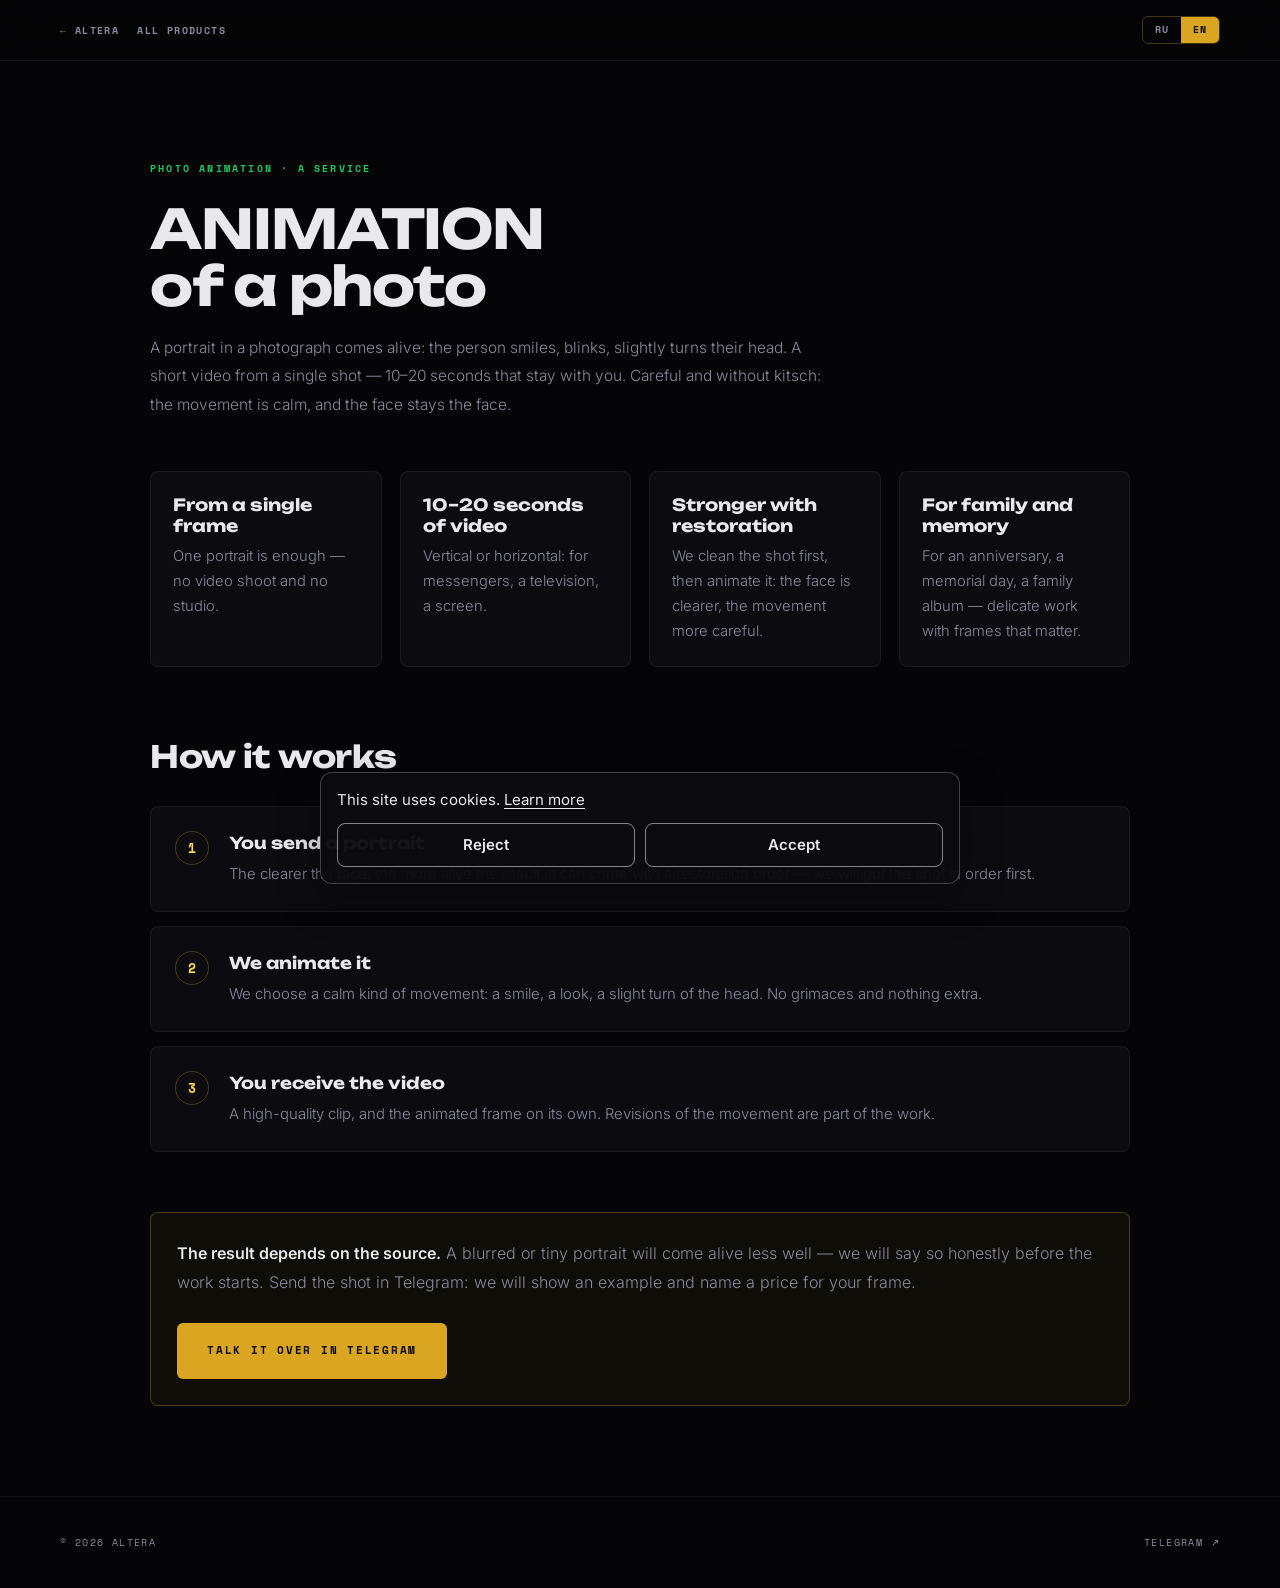
<file: demo/ozhivlenie.html>
<!doctype html>
<html lang="ru">
<head>
<meta charset="utf-8">
<meta name="viewport" content="width=device-width, initial-scale=1">
<title data-en="PHOTO ANIMATION — a living portrait from a still · ALTERA">ОЖИВЛЕНИЕ ФОТО — живой портрет из снимка · ALTERA</title>
<meta name="description" content="Оживление фотографий: короткое видео из одного портрета — человек улыбается, моргает, чуть поворачивает голову. Для семьи и памяти, бережно и без китча." data-en="Photo animation: a short video from a single portrait — the person smiles, blinks, slightly turns their head. For family and memory, careful and without kitsch.">
<meta name="robots" content="index, follow">
<link rel="icon" href="../favicon.svg">
<link rel="stylesheet" href="../fonts/faces.css">
<link rel="stylesheet" href="../cookie.css">
<script src="../lang.js" defer></script>
<style>
  /* Палитра лендинга ALTERA — страница держится того же стиля. */
  :root{--bg:#050507;--bg-card:#0c0c10;--gold:#daa520;--gold-bright:#ffd95a;
        --gold-border:rgba(218,165,32,.3);--text:#e8e8ed;--muted:#8a8aa0;
        --line:rgba(255,255,255,.06);--live:#22c55e;
        --mono:'Space Mono',ui-monospace,monospace;--display:'Unbounded',Arial,sans-serif;
        --body:'Inter',Arial,sans-serif}
  *{box-sizing:border-box}
  body{margin:0;background:var(--bg);color:var(--text);font-family:var(--body);-webkit-font-smoothing:antialiased}
  a{color:inherit}
  .bar{position:sticky;top:0;z-index:5;display:flex;align-items:center;gap:18px;
       padding:16px clamp(20px,5vw,60px);border-bottom:1px solid var(--line);
       background:rgba(5,5,7,.85);backdrop-filter:blur(18px)}
  .bar a{font-family:var(--mono);font-size:10px;font-weight:700;letter-spacing:.14em;
         text-transform:uppercase;color:var(--muted);text-decoration:none;transition:color .25s}
  .bar a:hover{color:var(--gold-bright)}
  .wrap{max-width:1100px;margin:auto;padding:clamp(48px,7vw,90px) clamp(20px,5vw,60px) 90px}
  .kicker{font-family:var(--mono);font-size:10px;font-weight:700;letter-spacing:.22em;
          text-transform:uppercase;color:var(--live)}
  h1{margin:24px 0 20px;font-family:var(--display);font-weight:700;
     font-size:clamp(2rem,4.5vw,3.4rem);line-height:1.05;letter-spacing:-.02em}
  .lead{max-width:680px;color:var(--muted);font-weight:300;line-height:1.85;font-size:clamp(.95rem,1.2vw,1.05rem)}
  .facts{display:grid;grid-template-columns:repeat(auto-fit,minmax(200px,1fr));gap:18px;margin:52px 0 12px}
  .fact{padding:22px;border:1px solid var(--line);border-radius:8px;background:var(--bg-card)}
  .fact b{display:block;font-family:var(--display);font-size:1.05rem;margin-bottom:8px}
  .fact span{color:var(--muted);font-weight:300;font-size:.92rem;line-height:1.7}
  h2{margin:70px 0 0;font-family:var(--display);font-weight:700;font-size:clamp(1.4rem,2.4vw,2rem);letter-spacing:-.01em}
  .steps{display:grid;gap:14px;margin-top:30px}
  .step{display:flex;gap:20px;padding:24px;border:1px solid var(--line);border-radius:8px;background:var(--bg-card)}
  .step b{flex:none;width:34px;height:34px;border:1px solid var(--gold-border);border-radius:50%;
          display:grid;place-items:center;font-family:var(--mono);font-size:13px;color:var(--gold-bright)}
  .step h3{margin:2px 0 8px;font-family:var(--display);font-size:1.02rem;font-weight:700}
  .step p{margin:0;color:var(--muted);font-weight:300;font-size:.93rem;line-height:1.75}
  .note{margin-top:60px;padding:26px;border:1px solid var(--gold-border);border-radius:8px;
        background:rgba(218,165,32,.05);color:var(--muted);font-weight:300;line-height:1.8}
  .note b{color:var(--text);font-weight:600}
  .cta{display:inline-block;margin-top:26px;padding:18px 30px;border-radius:6px;background:var(--gold);
       color:#0a0a0f;font-family:var(--mono);font-size:11px;font-weight:700;letter-spacing:.16em;
       text-transform:uppercase;text-decoration:none;transition:background .25s}
  .cta:hover{background:var(--gold-bright)}
  footer{border-top:1px solid var(--line);padding:38px clamp(20px,5vw,60px);
         display:flex;flex-wrap:wrap;gap:18px;justify-content:space-between;
         color:var(--muted);font-family:var(--mono);font-size:10px;letter-spacing:.14em;text-transform:uppercase}
  footer a{text-decoration:none}
  footer a:hover{color:var(--gold-bright)}
  .lang-switch{margin-left:auto;display:inline-flex;border:1px solid var(--gold-border);border-radius:6px;overflow:hidden}
  .lang-switch button{padding:8px 12px;border:0;background:transparent;color:var(--muted);font-family:var(--mono);font-size:10px;font-weight:700;letter-spacing:.1em;line-height:1;cursor:pointer}
  .lang-switch button:hover{color:var(--text)}
  .lang-switch button.is-active{color:#0a0a0f;background:var(--gold)}
</style>
</head>
<body>

<div class="bar">
  <a href="../index.html">← ALTERA</a>
  <a href="../index.html#projects" data-en="All products">Все продукты</a>
  <div class="lang-switch" role="group" aria-label="Язык / Language" data-en-aria="Language / Язык">
    <button type="button" data-lang="ru" class="is-active" aria-pressed="true">RU</button><button type="button" data-lang="en" aria-pressed="false">EN</button>
  </div>
</div>

<div class="wrap">
  <p class="kicker" data-en="Photo animation · a service">Photo animation · услуга</p>
  <h1 data-en="ANIMATION<br>of a photo">ОЖИВЛЕНИЕ<br>фото</h1>
  <p class="lead" data-en="A portrait in a photograph comes alive: the person smiles, blinks, slightly turns their head. A short video from a single shot — 10–20 seconds that stay with you. Careful and without kitsch: the movement is calm, and the face stays the face.">
    Портрет на фотографии оживает: человек улыбается, моргает, чуть поворачивает
    голову. Короткое видео из одного снимка — 10–20 секунд, которые пробирают
    до мурашек. Бережно и без китча: движение спокойное, лицо остаётся лицом.
  </p>

  <div class="facts">
    <div class="fact"><b data-en="From a single frame">Из одного кадра</b><span data-en="One portrait is enough — no video shoot and no studio.">Достаточно одного портрета — видеосъёмка и студия не нужны.</span></div>
    <div class="fact"><b data-en="10–20 seconds of video">10–20 секунд видео</b><span data-en="Vertical or horizontal: for messengers, a television, a screen.">Вертикальное или горизонтальное: для мессенджеров, телевизора, экрана.</span></div>
    <div class="fact"><b data-en="Stronger with restoration">С реставрацией — сильнее</b><span data-en="We clean the shot first, then animate it: the face is clearer, the movement more careful.">Сначала чистим снимок, потом оживляем: лицо виднее, движение аккуратнее.</span></div>
    <div class="fact"><b data-en="For family and memory">Для семьи и памяти</b><span data-en="For an anniversary, a memorial day, a family album — delicate work with frames that matter.">К юбилею, дню памяти, семейному альбому — деликатная работа с дорогими кадрами.</span></div>
  </div>

  <h2 data-en="How it works">Как это работает</h2>
  <div class="steps">
    <div class="step">
      <b>1</b>
      <div>
        <h3 data-en="You send a portrait">Присылаете портрет</h3>
        <p data-en="The clearer the face, the more alive the result. It can come with a restoration order — we will put the shot in order first.">Чем чётче лицо, тем живее результат. Можно вместе с заказом на реставрацию — сначала приведём снимок в порядок.</p>
      </div>
    </div>
    <div class="step">
      <b>2</b>
      <div>
        <h3 data-en="We animate it">Оживляем</h3>
        <p data-en="We choose a calm kind of movement: a smile, a look, a slight turn of the head. No grimaces and nothing extra.">Подбираем спокойный характер движения: улыбка, взгляд, лёгкий поворот головы. Без гримас и лишнего.</p>
      </div>
    </div>
    <div class="step">
      <b>3</b>
      <div>
        <h3 data-en="You receive the video">Получаете видео</h3>
        <p data-en="A high-quality clip, and the animated frame on its own. Revisions of the movement are part of the work.">Ролик в высоком качестве и оживший кадр отдельно. Правки по движению входят в работу.</p>
      </div>
    </div>
  </div>

  <div class="note" data-en="<b>The result depends on the source.</b> A blurred or tiny portrait will come alive less well — we will say so honestly before the work starts. Send the shot in Telegram: we will show an example and name a price for your frame. <br><a class=&quot;cta&quot; href=&quot;https://t.me/VlV_7777&quot; target=&quot;_blank&quot; rel=&quot;noreferrer&quot;>Talk it over in Telegram</a>">
    <b>Результат зависит от исходника.</b> Размытый или мелкий портрет оживёт хуже —
    скажем об этом честно до начала работы. Пришлите снимок в Telegram: покажем
    пример и назовём цену за ваш кадр.
    <br><a class="cta" href="https://t.me/VlV_7777" target="_blank" rel="noreferrer">Обсудить в Telegram</a>
  </div>
</div>

<footer>
  <span>© 2026 ALTERA</span>
  <a href="https://t.me/VlV_7777" target="_blank" rel="noreferrer">Telegram ↗</a>
</footer>


<div id="cookie-banner" class="cookie-banner" data-key="altera-cookie" hidden>
  <p><span data-en="This site uses cookies.">Этот сайт использует файлы cookie.</span> <a href="../privacy.html" data-en="Learn more">Подробнее</a></p>
  <div class="cookie-banner__row">
    <button type="button" data-cookie="reject" data-en="Reject">Отклонить</button>
    <button type="button" data-cookie="accept" data-en="Accept">Принять</button>
  </div>
</div>
<script src="../cookie.js" defer></script>

</body>
</html>
</file>
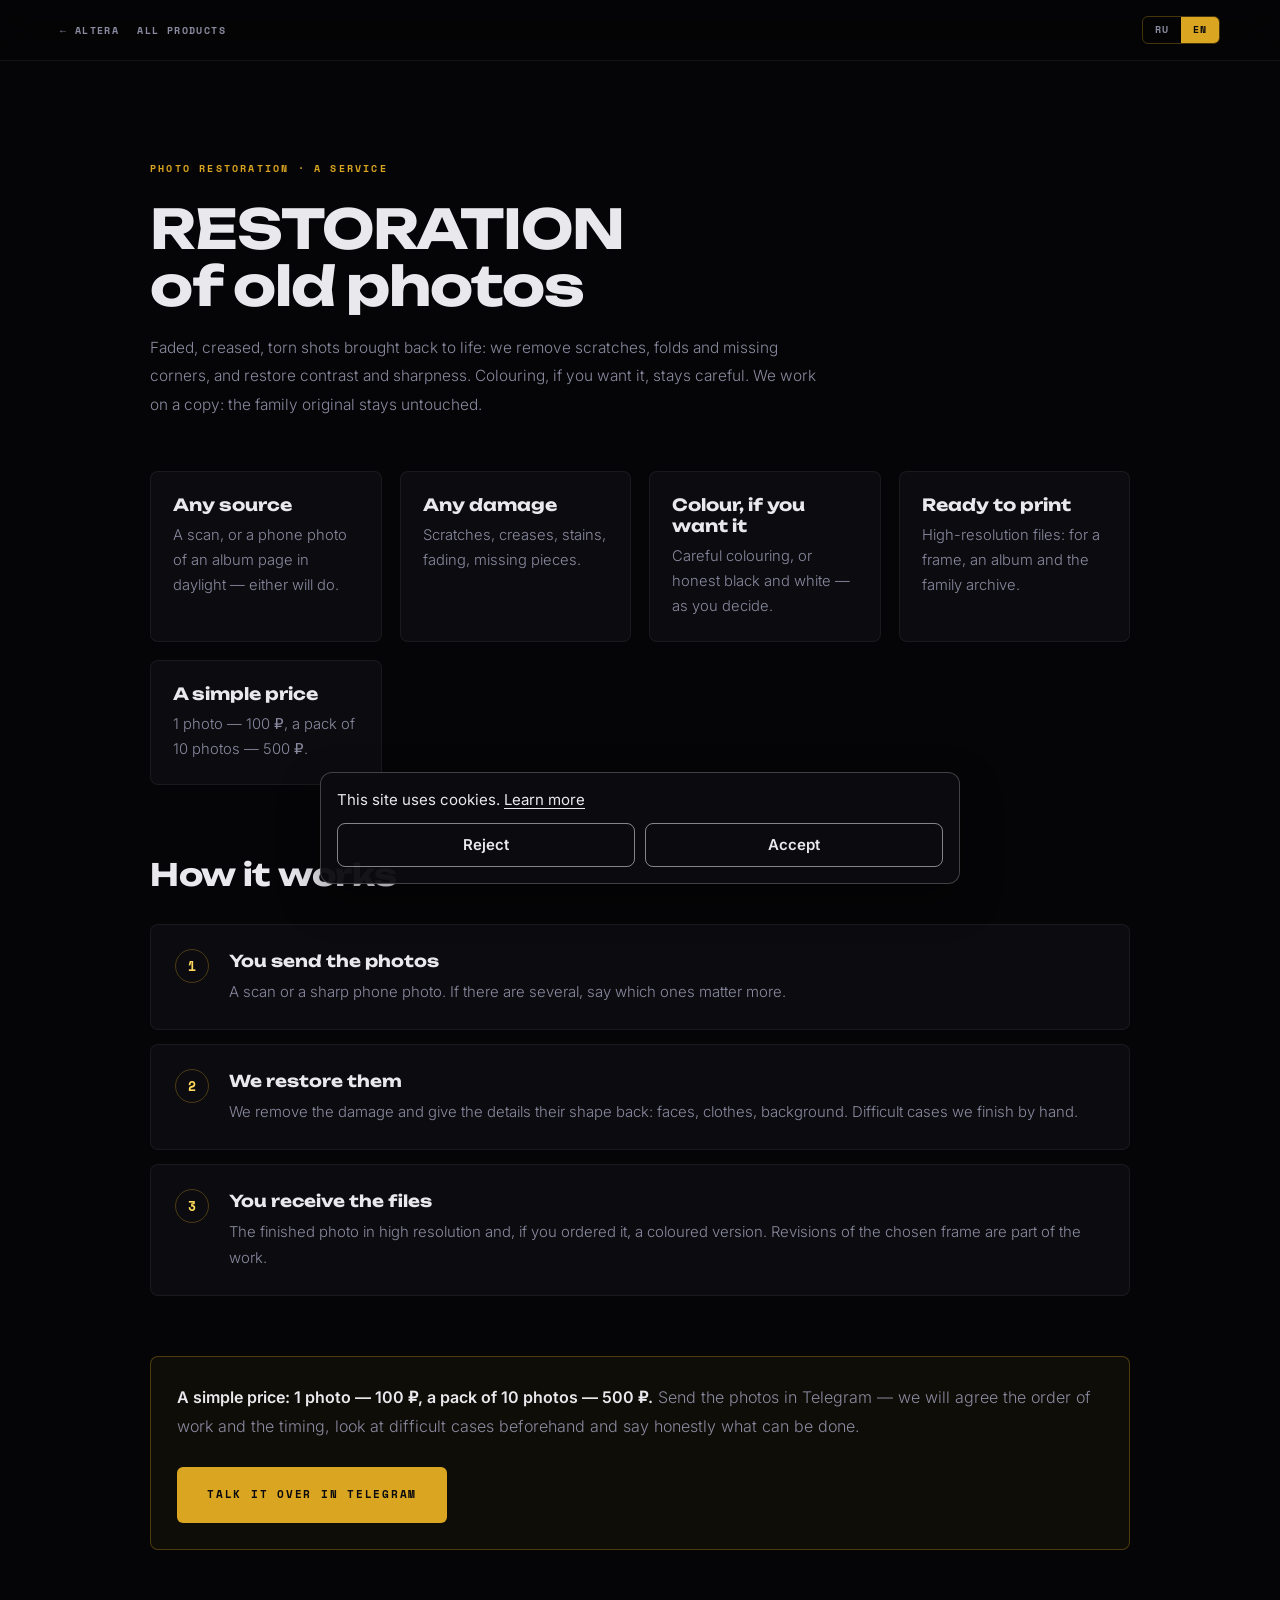
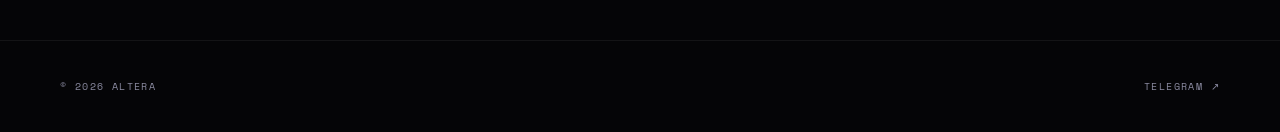
<file: demo/restavratsiya.html>
<!doctype html>
<html lang="ru">
<head>
<meta charset="utf-8">
<meta name="viewport" content="width=device-width, initial-scale=1">
<title data-en="RESTORATION — bringing old photos back · ALTERA">РЕСТАВРАЦИЯ — восстановление старых фото · ALTERA</title>
<meta name="description" content="Реставрация старых фотографий: убираем царапины, заломы и выцветание, возвращаем контраст и резкость, при желании раскрашиваем. Оригинал остаётся нетронутым." data-en="Restoration of old photographs: we remove scratches, creases and fading, bring back contrast and sharpness, and colour them if you wish. The original stays untouched.">
<meta name="robots" content="index, follow">
<link rel="icon" href="../favicon.svg">
<link rel="stylesheet" href="../fonts/faces.css">
<link rel="stylesheet" href="../cookie.css">
<script src="../lang.js" defer></script>
<style>
  /* Палитра лендинга ALTERA — страница держится того же стиля. */
  :root{--bg:#050507;--bg-card:#0c0c10;--gold:#daa520;--gold-bright:#ffd95a;
        --gold-border:rgba(218,165,32,.3);--text:#e8e8ed;--muted:#8a8aa0;
        --line:rgba(255,255,255,.06);--gold-soft:#daa520;
        --mono:'Space Mono',ui-monospace,monospace;--display:'Unbounded',Arial,sans-serif;
        --body:'Inter',Arial,sans-serif}
  *{box-sizing:border-box}
  body{margin:0;background:var(--bg);color:var(--text);font-family:var(--body);-webkit-font-smoothing:antialiased}
  a{color:inherit}
  .bar{position:sticky;top:0;z-index:5;display:flex;align-items:center;gap:18px;
       padding:16px clamp(20px,5vw,60px);border-bottom:1px solid var(--line);
       background:rgba(5,5,7,.85);backdrop-filter:blur(18px)}
  .bar a{font-family:var(--mono);font-size:10px;font-weight:700;letter-spacing:.14em;
         text-transform:uppercase;color:var(--muted);text-decoration:none;transition:color .25s}
  .bar a:hover{color:var(--gold-bright)}
  .wrap{max-width:1100px;margin:auto;padding:clamp(48px,7vw,90px) clamp(20px,5vw,60px) 90px}
  .kicker{font-family:var(--mono);font-size:10px;font-weight:700;letter-spacing:.22em;
          text-transform:uppercase;color:var(--gold-soft)}
  h1{margin:24px 0 20px;font-family:var(--display);font-weight:700;
     font-size:clamp(2rem,4.5vw,3.4rem);line-height:1.05;letter-spacing:-.02em}
  .lead{max-width:680px;color:var(--muted);font-weight:300;line-height:1.85;font-size:clamp(.95rem,1.2vw,1.05rem)}
  .facts{display:grid;grid-template-columns:repeat(auto-fit,minmax(200px,1fr));gap:18px;margin:52px 0 12px}
  .fact{padding:22px;border:1px solid var(--line);border-radius:8px;background:var(--bg-card)}
  .fact b{display:block;font-family:var(--display);font-size:1.05rem;margin-bottom:8px}
  .fact span{color:var(--muted);font-weight:300;font-size:.92rem;line-height:1.7}
  h2{margin:70px 0 0;font-family:var(--display);font-weight:700;font-size:clamp(1.4rem,2.4vw,2rem);letter-spacing:-.01em}
  .steps{display:grid;gap:14px;margin-top:30px}
  .step{display:flex;gap:20px;padding:24px;border:1px solid var(--line);border-radius:8px;background:var(--bg-card)}
  .step b{flex:none;width:34px;height:34px;border:1px solid var(--gold-border);border-radius:50%;
          display:grid;place-items:center;font-family:var(--mono);font-size:13px;color:var(--gold-bright)}
  .step h3{margin:2px 0 8px;font-family:var(--display);font-size:1.02rem;font-weight:700}
  .step p{margin:0;color:var(--muted);font-weight:300;font-size:.93rem;line-height:1.75}
  .note{margin-top:60px;padding:26px;border:1px solid var(--gold-border);border-radius:8px;
        background:rgba(218,165,32,.05);color:var(--muted);font-weight:300;line-height:1.8}
  .note b{color:var(--text);font-weight:600}
  .cta{display:inline-block;margin-top:26px;padding:18px 30px;border-radius:6px;background:var(--gold);
       color:#0a0a0f;font-family:var(--mono);font-size:11px;font-weight:700;letter-spacing:.16em;
       text-transform:uppercase;text-decoration:none;transition:background .25s}
  .cta:hover{background:var(--gold-bright)}
  footer{border-top:1px solid var(--line);padding:38px clamp(20px,5vw,60px);
         display:flex;flex-wrap:wrap;gap:18px;justify-content:space-between;
         color:var(--muted);font-family:var(--mono);font-size:10px;letter-spacing:.14em;text-transform:uppercase}
  footer a{text-decoration:none}
  footer a:hover{color:var(--gold-bright)}
  .lang-switch{margin-left:auto;display:inline-flex;border:1px solid var(--gold-border);border-radius:6px;overflow:hidden}
  .lang-switch button{padding:8px 12px;border:0;background:transparent;color:var(--muted);font-family:var(--mono);font-size:10px;font-weight:700;letter-spacing:.1em;line-height:1;cursor:pointer}
  .lang-switch button:hover{color:var(--text)}
  .lang-switch button.is-active{color:#0a0a0f;background:var(--gold)}
</style>
</head>
<body>

<div class="bar">
  <a href="../index.html">← ALTERA</a>
  <a href="../index.html#projects" data-en="All products">Все продукты</a>
  <div class="lang-switch" role="group" aria-label="Язык / Language" data-en-aria="Language / Язык">
    <button type="button" data-lang="ru" class="is-active" aria-pressed="true">RU</button><button type="button" data-lang="en" aria-pressed="false">EN</button>
  </div>
</div>

<div class="wrap">
  <p class="kicker" data-en="Photo restoration · a service">Photo restoration · услуга</p>
  <h1 data-en="RESTORATION<br>of old photos">РЕСТАВРАЦИЯ<br>старых фото</h1>
  <p class="lead" data-en="Faded, creased, torn shots brought back to life: we remove scratches, folds and missing corners, and restore contrast and sharpness. Colouring, if you want it, stays careful. We work on a copy: the family original stays untouched.">
    Выцветшие, мятые, надорванные снимки возвращаем к жизни: убираем царапины, заломы
    и утраченные уголки, возвращаем контраст и резкость. При желании — аккуратная
    расцветка. Работаем с копией: семейный оригинал остаётся нетронутым.
  </p>

  <div class="facts">
    <div class="fact"><b data-en="Any source">Любой носитель</b><span data-en="A scan, or a phone photo of an album page in daylight — either will do.">Скан, пересъёмка с альбомного листа на телефон при дневном свете — подойдёт.</span></div>
    <div class="fact"><b data-en="Any damage">Любые повреждения</b><span data-en="Scratches, creases, stains, fading, missing pieces.">Царапины, заломы, пятна, выцветание, утраченные фрагменты.</span></div>
    <div class="fact"><b data-en="Colour, if you want it">Цвет — по желанию</b><span data-en="Careful colouring, or honest black and white — as you decide.">Аккуратная расцветка или честное чёрно-белое, как решите.</span></div>
    <div class="fact"><b data-en="Ready to print">Готово к печати</b><span data-en="High-resolution files: for a frame, an album and the family archive.">Файлы в высоком разрешении: для рамки, альбома и семейного архива.</span></div>
    <div class="fact"><b data-en="A simple price">Цена простая</b><span data-en="1 photo — 100 ₽, a pack of 10 photos — 500 ₽.">1 снимок — 100 ₽, пакет из 10 снимков — 500 ₽.</span></div>
  </div>

  <h2 data-en="How it works">Как это работает</h2>
  <div class="steps">
    <div class="step">
      <b>1</b>
      <div>
        <h3 data-en="You send the photos">Присылаете снимки</h3>
        <p data-en="A scan or a sharp phone photo. If there are several, say which ones matter more.">Скан или чёткая пересъёмка с телефона. Если снимков несколько — уточняете, какие важнее.</p>
      </div>
    </div>
    <div class="step">
      <b>2</b>
      <div>
        <h3 data-en="We restore them">Восстанавливаем</h3>
        <p data-en="We remove the damage and give the details their shape back: faces, clothes, background. Difficult cases we finish by hand.">Убираем повреждения и возвращаем деталям форму: лица, одежду, фон. Сложные случаи дорабатываем вручную.</p>
      </div>
    </div>
    <div class="step">
      <b>3</b>
      <div>
        <h3 data-en="You receive the files">Получаете файлы</h3>
        <p data-en="The finished photo in high resolution and, if you ordered it, a coloured version. Revisions of the chosen frame are part of the work.">Готовый снимок в высоком разрешении и, если заказали, раскрашенная версия. Правки по выбранному кадру входят в работу.</p>
      </div>
    </div>
  </div>

  <div class="note" data-en="<b>A simple price: 1 photo — 100 ₽, a pack of 10 photos — 500 ₽.</b> Send the photos in Telegram — we will agree the order of work and the timing, look at difficult cases beforehand and say honestly what can be done. <br><a class=&quot;cta&quot; href=&quot;https://t.me/VlV_7777&quot; target=&quot;_blank&quot; rel=&quot;noreferrer&quot;>Talk it over in Telegram</a>">
    <b>Цена простая: 1 снимок — 100 ₽, пакет из 10 снимков — 500 ₽.</b>
    Пришлите снимки в Telegram — обсудим порядок работ и сроки, тяжёлые случаи
    посмотрим заранее и честно скажем, что получится.
    <br><a class="cta" href="https://t.me/VlV_7777" target="_blank" rel="noreferrer">Обсудить в Telegram</a>
  </div>
</div>

<footer>
  <span>© 2026 ALTERA</span>
  <a href="https://t.me/VlV_7777" target="_blank" rel="noreferrer">Telegram ↗</a>
</footer>


<div id="cookie-banner" class="cookie-banner" data-key="altera-cookie" hidden>
  <p><span data-en="This site uses cookies.">Этот сайт использует файлы cookie.</span> <a href="../privacy.html" data-en="Learn more">Подробнее</a></p>
  <div class="cookie-banner__row">
    <button type="button" data-cookie="reject" data-en="Reject">Отклонить</button>
    <button type="button" data-cookie="accept" data-en="Accept">Принять</button>
  </div>
</div>
<script src="../cookie.js" defer></script>

</body>
</html>
</file>
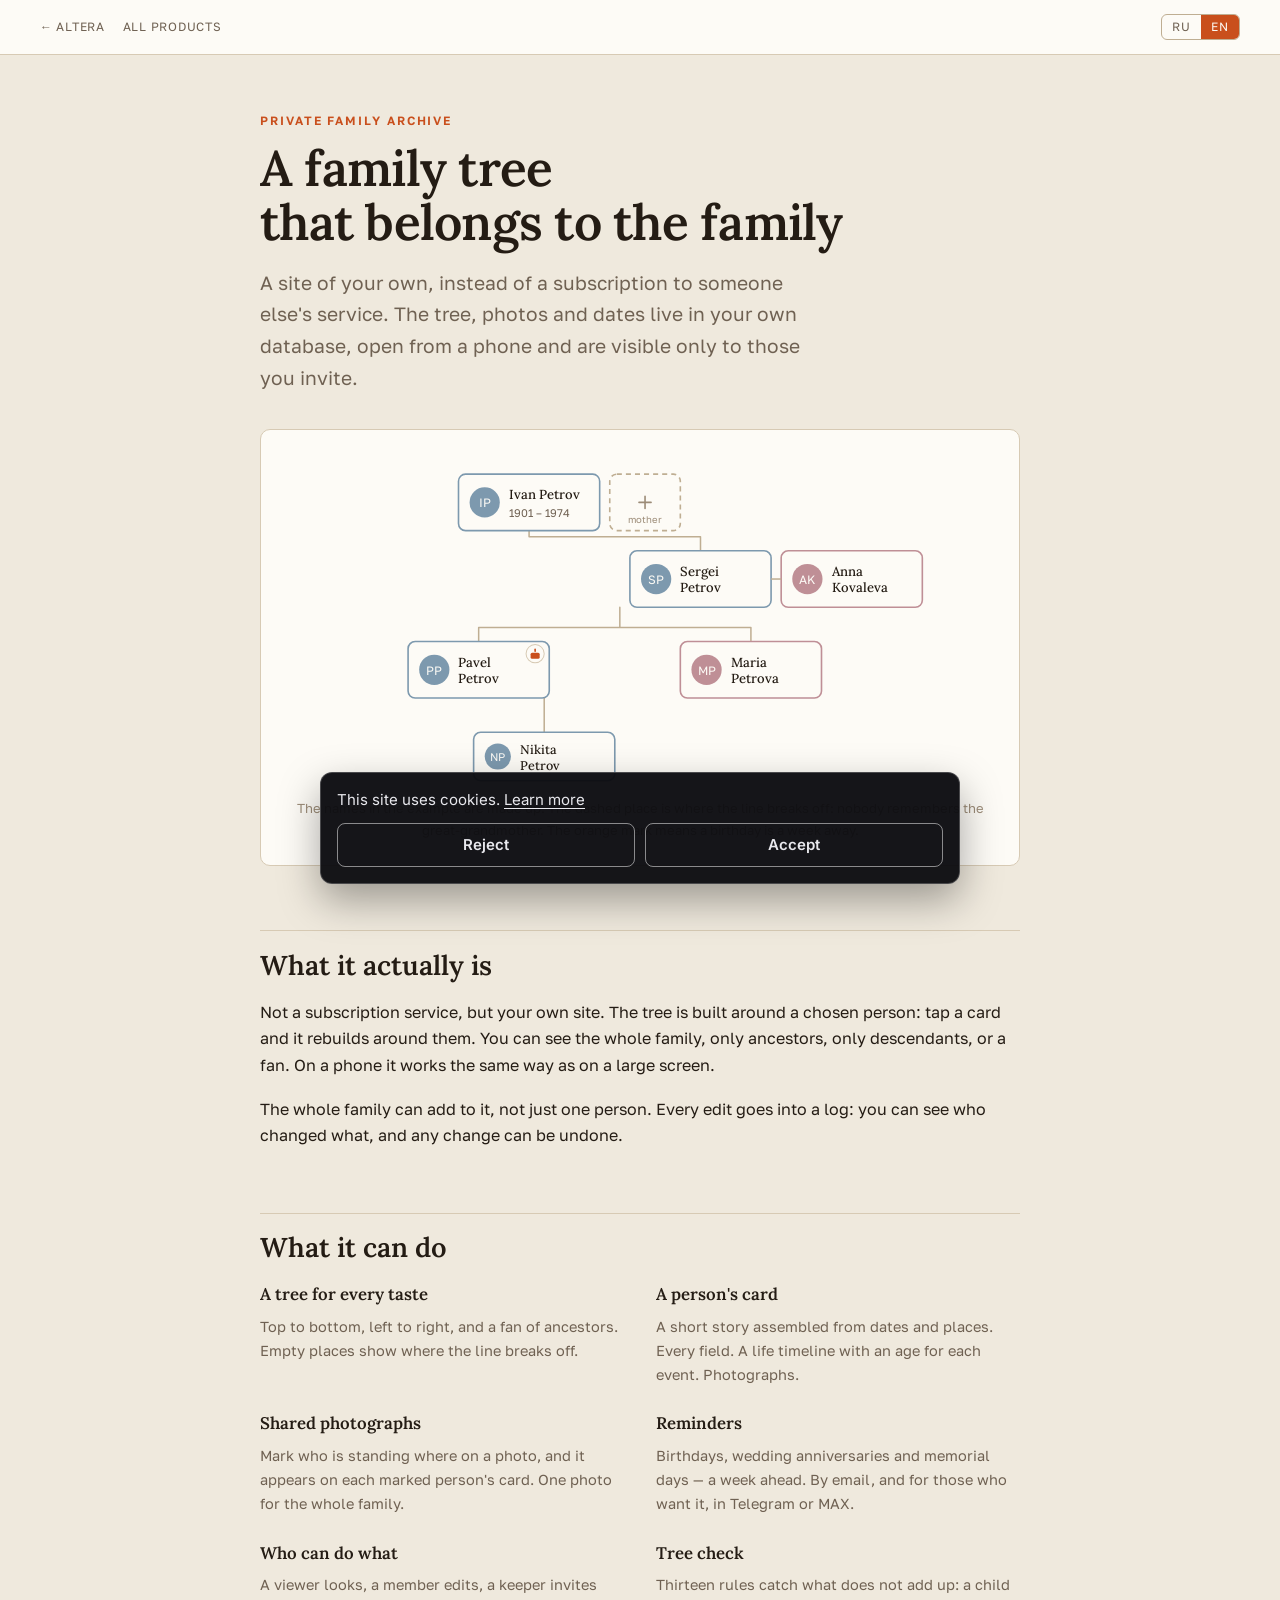
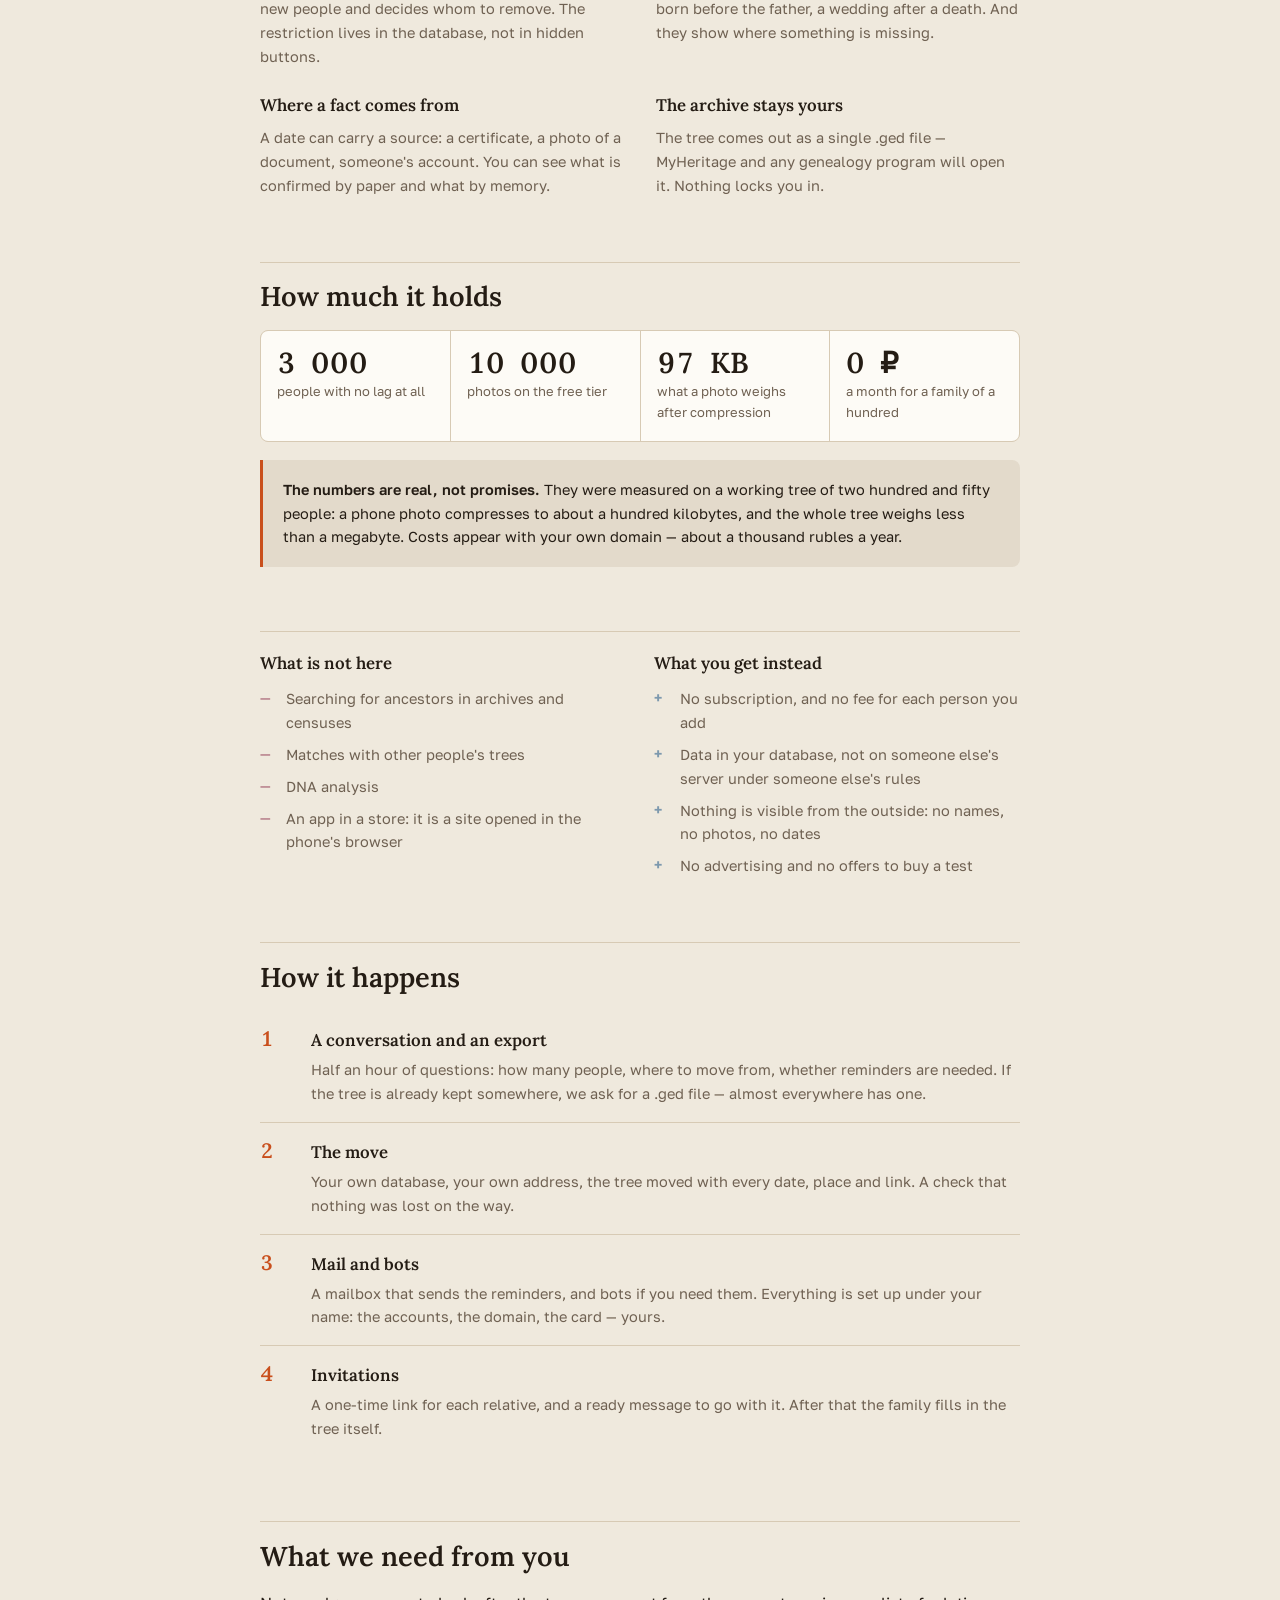
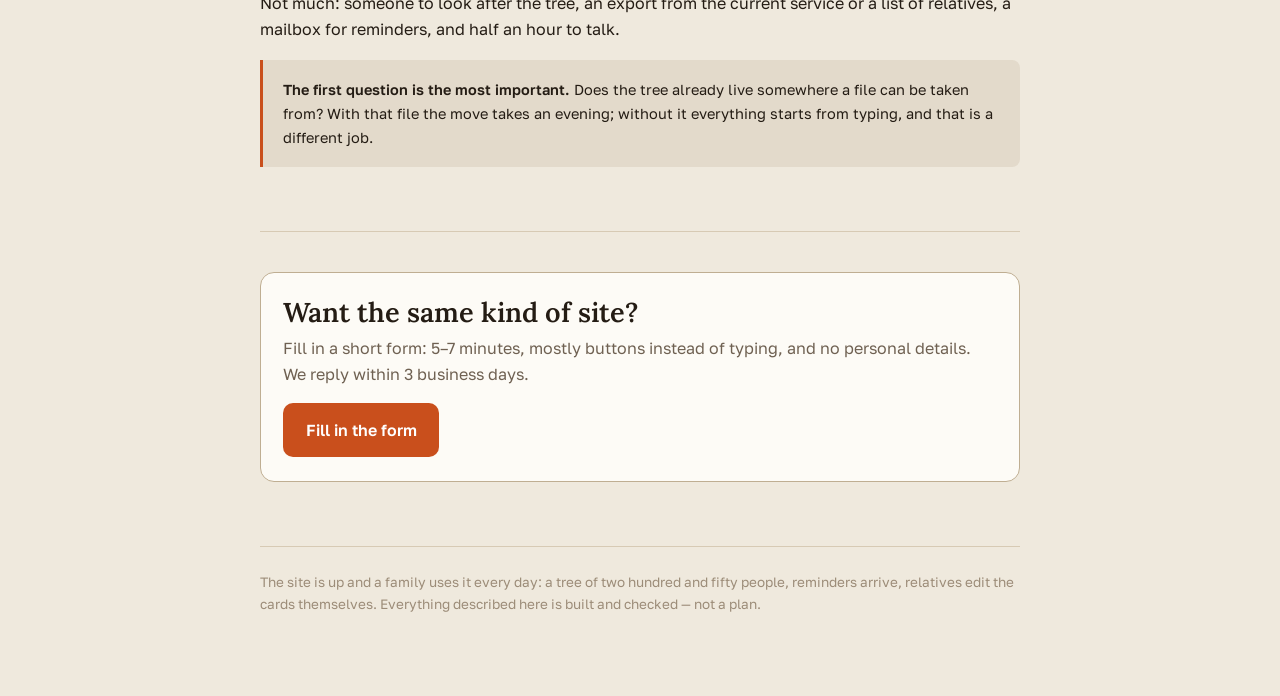
<file: demo/rod.html>
<!doctype html>
<html lang="ru">
<head>
<meta charset="utf-8">
<meta name="viewport" content="width=device-width, initial-scale=1">
<title data-en="KIN — a family tree · ALTERA">РОД — семейное древо · ALTERA</title>
<meta name="description" content="РОД — частный семейный архив: дерево, фотографии и даты в собственной базе, открывается с телефона и видно только тем, кого вы позвали. Демонстрация возможностей." data-en="KIN is a private family archive: the tree, photos and dates live in your own database, open from a phone and are visible only to those you invite. A demonstration of what it can do.">
<link rel="stylesheet" href="../fonts/faces.css">
<link rel="stylesheet" href="../cookie.css">
<script src="../lang.js" defer></script>

<style>
  :root {
    --paper: #efe9dd;
    --sheet: #fdfbf6;
    --sunk: #e3dacb;
    --ink: #241c14;
    --muted: #6f6152;
    --faint: #9c8c78;
    --rule: #d7cab4;
    --rule-firm: #bfae92;
    --male: #7d99ae;
    --female: #bf8f96;
    --holiday: #c94f1c;
    --deep: #3c2f22;
  }

  @media (prefers-color-scheme: dark) {
    :root:not([data-theme="light"]) {
      --paper: #16120e;
      --sheet: #201b15;
      --sunk: #1a1612;
      --ink: #eee6d8;
      --muted: #9d8f79;
      --faint: #6f6453;
      --rule: #33291f;
      --rule-firm: #4a3d2e;
      --male: #5d7f9c;
      --female: #a0707a;
      --holiday: #e0703d;
      --deep: #eee6d8;
    }
  }

  :root[data-theme="dark"] {
    --paper: #16120e;
    --sheet: #201b15;
    --sunk: #1a1612;
    --ink: #eee6d8;
    --muted: #9d8f79;
    --faint: #6f6453;
    --rule: #33291f;
    --rule-firm: #4a3d2e;
    --male: #5d7f9c;
    --female: #a0707a;
    --holiday: #e0703d;
    --deep: #eee6d8;
  }

  * { box-sizing: border-box; }

  body {
    margin: 0;
    background: var(--paper);
    color: var(--ink);
    font-family: "Golos Text", ui-sans-serif, system-ui, sans-serif;
    font-size: 16px;
    line-height: 1.65;
    -webkit-font-smoothing: antialiased;
  }

  .page { max-width: 50rem; margin: 0 auto; padding: 3.5rem 1.25rem 5rem; }

  h1, h2, h3 { font-family: "Lora", Georgia, serif; font-weight: 600; text-wrap: balance; }

  h1 {
    font-size: clamp(2rem, 6vw, 3.1rem);
    line-height: 1.08;
    letter-spacing: -.015em;
    margin: 0;
  }

  h2 { font-size: clamp(1.35rem, 3.4vw, 1.7rem); line-height: 1.2; margin: 0; }
  h3 { font-size: 1.05rem; margin: 0; }

  p { margin: 0; }

  .lede { font-size: clamp(1.05rem, 2.4vw, 1.2rem); color: var(--muted); margin-top: 1.1rem; max-width: 36rem; }

  .eyebrow {
    font-size: 12px;
    letter-spacing: .16em;
    text-transform: uppercase;
    color: var(--holiday);
    font-weight: 600;
    margin: 0 0 .7rem;
  }

  section { margin-top: 4rem; display: flex; flex-direction: column; gap: 1.1rem; }

  .rule { border: 0; border-top: 1px solid var(--rule); margin: 0; }

  /* ── Рисунок дерева ─────────────────────────────────────── */

  .canvas {
    margin-top: 2.25rem;
    padding: 1.5rem 1rem;
    background: var(--sheet);
    border: 1px solid var(--rule);
    border-radius: 10px;
    overflow-x: auto;
  }

  .canvas svg { display: block; width: 100%; min-width: 30rem; height: auto; }

  .caption { margin-top: .7rem; font-size: 13px; color: var(--faint); text-align: center; }

  /* ── Умеет ──────────────────────────────────────────────── */

  .grid { display: grid; grid-template-columns: repeat(auto-fit, minmax(15rem, 1fr)); gap: 1.5rem 2rem; }

  .item { display: flex; flex-direction: column; gap: .35rem; }
  .item p { font-size: 14.5px; color: var(--muted); }

  /* ── Цифры ──────────────────────────────────────────────── */

  .figures { display: grid; grid-template-columns: repeat(auto-fit, minmax(9rem, 1fr)); gap: 1px; background: var(--rule); border: 1px solid var(--rule); border-radius: 8px; overflow: hidden; }

  .fig { background: var(--sheet); padding: 1.1rem 1rem; display: flex; flex-direction: column; gap: .2rem; }

  .fig b {
    font-family: "Lora", Georgia, serif;
    font-size: 1.8rem;
    font-weight: 600;
    line-height: 1;
    font-variant-numeric: tabular-nums;
  }

  .fig span { font-size: 13px; color: var(--muted); }

  /* ── Сравнение ──────────────────────────────────────────── */

  .cols { display: grid; grid-template-columns: repeat(auto-fit, minmax(16rem, 1fr)); gap: 1.75rem; }

  .col { display: flex; flex-direction: column; gap: .6rem; }

  .col ul { margin: 0; padding: 0; list-style: none; display: flex; flex-direction: column; gap: .5rem; }

  .col li { display: grid; grid-template-columns: 1.1rem 1fr; gap: .55rem; font-size: 14.5px; color: var(--muted); align-items: start; }

  .mark { font-weight: 600; line-height: 1.5; }
  .yes { color: var(--male); }
  .no { color: var(--female); }

  /* ── Шаги ───────────────────────────────────────────────── */

  .steps { display: flex; flex-direction: column; gap: 0; }

  .step {
    display: grid;
    grid-template-columns: 2.2rem 1fr;
    gap: 1rem;
    padding: 1rem 0;
    border-bottom: 1px solid var(--rule);
  }

  .step:last-child { border-bottom: none; }

  .step b {
    font-family: "Lora", Georgia, serif;
    font-size: 1.3rem;
    color: var(--holiday);
    line-height: 1.2;
    font-variant-numeric: tabular-nums;
  }

  .step p { font-size: 14.5px; color: var(--muted); margin-top: .2rem; }

  /* ── Врезка ─────────────────────────────────────────────── */

  .aside {
    background: var(--sunk);
    border-left: 3px solid var(--holiday);
    border-radius: 0 8px 8px 0;
    padding: 1.1rem 1.25rem;
    font-size: 14.5px;
  }

  .aside strong { font-weight: 600; }
  .cta-box { margin-top: 1.4rem; padding: 1.4rem 1.4rem 1.5rem; background: var(--sheet); border: 1px solid var(--rule-firm); border-radius: 14px; }
  .cta-box h2 { margin: 0 0 .4rem; }
  .cta-box p { color: var(--muted); }
  .cta-btn { display: inline-block; margin-top: 1rem; padding: .85rem 1.4rem; min-height: 48px; background: var(--holiday); color: #fff; font-weight: 600; text-decoration: none; border-radius: 10px; }
  .cta-btn:hover, .cta-btn:focus-visible { filter: brightness(1.08); outline: 2px solid var(--deep); outline-offset: 2px; }

  footer { margin-top: 4rem; padding-top: 1.5rem; border-top: 1px solid var(--rule); color: var(--faint); font-size: 13.5px; }

  .backbar { display: flex; gap: 18px; align-items: center; padding: 14px clamp(16px, 5vw, 40px); border-bottom: 1px solid var(--rule); background: var(--sheet); font-family: "Golos Text", Arial, sans-serif; font-size: 12px; letter-spacing: .06em; text-transform: uppercase; }
  .backbar a { color: var(--muted); text-decoration: none; }
  .lang-switch { margin-left: auto; display: inline-flex; border: 1px solid var(--rule-firm); border-radius: 6px; overflow: hidden; }
  .lang-switch button { padding: 6px 10px; border: 0; background: transparent; color: var(--muted); font: inherit; letter-spacing: .08em; line-height: 1; cursor: pointer; text-transform: uppercase; }
  .lang-switch button:hover { color: var(--ink); }
  .lang-switch button.is-active { color: var(--sheet); background: var(--holiday); }
</style>
</head>
<body>
<!-- Возврат на лендинг: страница открывается как демо продукта РОД -->
<div class="backbar">
  <a href="../index.html">← ALTERA</a>
  <a href="../index.html#projects" data-en="All products">Все продукты</a>
  <div class="lang-switch" role="group" aria-label="Язык / Language" data-en-aria="Language / Язык">
    <button type="button" data-lang="ru" class="is-active" aria-pressed="true">RU</button><button type="button" data-lang="en" aria-pressed="false">EN</button>
  </div>
</div>
<div class="page">

  <header>
    <p class="eyebrow" data-en="Private family archive">Частный семейный архив</p>
    <h1 data-en="A family tree<br>that belongs to the family">Семейное древо,<br>которое принадлежит семье</h1>
    <p class="lede" data-en="A site of your own, instead of a subscription to someone else's service. The tree, photos and dates live in your own database, open from a phone and are visible only to those you invite.">
      Сайт вместо подписки на чужой сервис. Дерево, фотографии и даты лежат
      в вашей собственной базе, открываются с телефона и видны только тем,
      кого вы позвали.
    </p>
  </header>

  <div class="canvas">
    <svg viewBox="0 0 720 330" role="img" aria-label="Схема дерева: три поколения карточек, соединённых линиями, и пустое место для неизвестной матери" data-en-aria="Tree diagram: three generations of cards connected by lines, and an empty place for an unknown mother">
      <g stroke="var(--rule-firm)" stroke-width="1.5" fill="none" stroke-linecap="round">
        <path d="M250 62 L250 82 M250 82 L420 82 M420 82 L420 96" />
        <path d="M340 152 L340 172 M200 172 L470 172 M200 172 L200 186 M470 172 L470 186" />
        <path d="M265 242 L265 262 M265 262 L265 276" />
      </g>

      <g font-family="Lora, Georgia, serif">
        <!-- Ряд прадедов -->
        <g transform="translate(180, 20)">
          <rect width="140" height="56" rx="7" fill="var(--sheet)" stroke="var(--male)" stroke-width="1.6"/>
          <circle cx="26" cy="28" r="15" fill="var(--male)"/>
          <text x="26" y="33" font-size="12" fill="var(--sheet)" text-anchor="middle" font-family="Golos Text, sans-serif" data-en="IP">ИП</text>
          <text x="50" y="25" font-size="13" fill="var(--ink)" data-en="Ivan Petrov">Иван Петров</text>
          <text x="50" y="42" font-size="11" fill="var(--muted)" font-family="Golos Text, sans-serif">1901 – 1974</text>
        </g>

        <g transform="translate(330, 20)">
          <rect width="70" height="56" rx="7" fill="none" stroke="var(--rule-firm)" stroke-width="1.6" stroke-dasharray="5 4"/>
          <g stroke="var(--faint)" stroke-width="1.6" stroke-linecap="round">
            <path d="M35 22 v12 M29 28 h12"/>
          </g>
          <text x="35" y="48" font-size="9.5" fill="var(--faint)" text-anchor="middle" font-family="Golos Text, sans-serif" data-en="mother">мать</text>
        </g>

        <!-- Ряд дедов -->
        <g transform="translate(350, 96)">
          <rect width="140" height="56" rx="7" fill="var(--sheet)" stroke="var(--male)" stroke-width="1.6"/>
          <circle cx="26" cy="28" r="15" fill="var(--male)"/>
          <text x="26" y="33" font-size="12" fill="var(--sheet)" text-anchor="middle" font-family="Golos Text, sans-serif" data-en="SP">СП</text>
          <text x="50" y="25" font-size="13" fill="var(--ink)" data-en="Sergei">Сергей</text>
          <text x="50" y="41" font-size="13" fill="var(--ink)" data-en="Petrov">Петров</text>
        </g>

        <g transform="translate(500, 96)">
          <rect width="140" height="56" rx="7" fill="var(--sheet)" stroke="var(--female)" stroke-width="1.6"/>
          <circle cx="26" cy="28" r="15" fill="var(--female)"/>
          <text x="26" y="33" font-size="12" fill="var(--sheet)" text-anchor="middle" font-family="Golos Text, sans-serif" data-en="AK">АК</text>
          <text x="50" y="25" font-size="13" fill="var(--ink)" data-en="Anna">Анна</text>
          <text x="50" y="41" font-size="13" fill="var(--ink)" data-en="Kovaleva">Ковалёва</text>
        </g>
        <path d="M490 124 L500 124" stroke="var(--rule-firm)" stroke-width="1.5"/>

        <!-- Ряд родителей -->
        <g transform="translate(130, 186)">
          <rect width="140" height="56" rx="7" fill="var(--sheet)" stroke="var(--male)" stroke-width="1.6"/>
          <circle cx="26" cy="28" r="15" fill="var(--male)"/>
          <text x="26" y="33" font-size="12" fill="var(--sheet)" text-anchor="middle" font-family="Golos Text, sans-serif" data-en="PP">ПП</text>
          <text x="50" y="25" font-size="13" fill="var(--ink)" data-en="Pavel">Павел</text>
          <text x="50" y="41" font-size="13" fill="var(--ink)" data-en="Petrov">Петров</text>
          <circle cx="126" cy="12" r="9" fill="var(--sheet)" stroke="var(--rule)" stroke-width="1"/>
          <g transform="translate(126, 12)" fill="var(--holiday)">
            <rect x="-4.5" y="-1" width="9" height="6" rx="1.5"/>
            <rect x="-.8" y="-5" width="1.6" height="3.4" rx=".8"/>
          </g>
        </g>

        <g transform="translate(400, 186)">
          <rect width="140" height="56" rx="7" fill="var(--sheet)" stroke="var(--female)" stroke-width="1.6"/>
          <circle cx="26" cy="28" r="15" fill="var(--female)"/>
          <text x="26" y="33" font-size="12" fill="var(--sheet)" text-anchor="middle" font-family="Golos Text, sans-serif" data-en="MP">МП</text>
          <text x="50" y="25" font-size="13" fill="var(--ink)" data-en="Maria">Мария</text>
          <text x="50" y="41" font-size="13" fill="var(--ink)" data-en="Petrova">Петрова</text>
        </g>

        <!-- Ребёнок -->
        <g transform="translate(195, 276)">
          <rect width="140" height="48" rx="7" fill="var(--sheet)" stroke="var(--male)" stroke-width="1.6"/>
          <circle cx="24" cy="24" r="13" fill="var(--male)"/>
          <text x="24" y="28" font-size="11" fill="var(--sheet)" text-anchor="middle" font-family="Golos Text, sans-serif" data-en="NP">НП</text>
          <text x="46" y="22" font-size="12.5" fill="var(--ink)" data-en="Nikita">Никита</text>
          <text x="46" y="37" font-size="12.5" fill="var(--ink)" data-en="Petrov">Петров</text>
        </g>
      </g>
    </svg>
    <p class="caption" data-en="The names in the example are made up. The dashed place is where the line breaks off: nobody remembers the great-grandmother. The orange mark means a birthday is a week away.">
      Имена в примере выдуманы. Пунктирное место — там, где род обрывается:
      прабабушку никто не помнит. Оранжевый значок — через неделю день рождения.
    </p>
  </div>

  <section>
    <hr class="rule">
    <h2 data-en="What it actually is">Что это на самом деле</h2>
    <p data-en="Not a subscription service, but your own site. The tree is built around a chosen person: tap a card and it rebuilds around them. You can see the whole family, only ancestors, only descendants, or a fan. On a phone it works the same way as on a large screen.">
      Не сервис с подпиской, а ваш собственный сайт. Дерево строится вокруг
      выбранного человека: нажали на карточку — перестроилось вокруг него.
      Можно смотреть всю семью, только предков, только потомков или веером.
      На телефоне работает так же, как на большом экране.
    </p>
    <p data-en="The whole family can add to it, not just one person. Every edit goes into a log: you can see who changed what, and any change can be undone.">
      Дополнять может вся родня, а не один человек. Каждая правка попадает
      в журнал: видно, кто и что изменил, и любую можно вернуть.
    </p>
  </section>

  <section>
    <hr class="rule">
    <h2 data-en="What it can do">Что умеет</h2>
    <div class="grid">
      <div class="item">
        <h3 data-en="A tree for every taste">Дерево на любой вкус</h3>
        <p data-en="Top to bottom, left to right, and a fan of ancestors. Empty places show where the line breaks off.">Сверху вниз, слева направо и веером предков. Пустые места показывают, где род обрывается.</p>
      </div>
      <div class="item">
        <h3 data-en="A person's card">Карточка человека</h3>
        <p data-en="A short story assembled from dates and places. Every field. A life timeline with an age for each event. Photographs.">Короткий рассказ, собранный из дат и мест. Все поля. Хронология жизни с возрастом на каждое событие. Фотографии.</p>
      </div>
      <div class="item">
        <h3 data-en="Shared photographs">Общие фотографии</h3>
        <p data-en="Mark who is standing where on a photo, and it appears on each marked person's card. One photo for the whole family.">На снимке отмечают, кто где стоит, — и он появляется у каждого отмеченного. Одна карточка на всю семью.</p>
      </div>
      <div class="item">
        <h3 data-en="Reminders">Напоминания</h3>
        <p data-en="Birthdays, wedding anniversaries and memorial days — a week ahead. By email, and for those who want it, in Telegram or MAX.">О днях рождения, годовщинах свадеб и днях памяти — за неделю. Письмом, а кто хочет — в телеграм или MAX.</p>
      </div>
      <div class="item">
        <h3 data-en="Who can do what">Кто что может</h3>
        <p data-en="A viewer looks, a member edits, a keeper invites new people and decides whom to remove. The restriction lives in the database, not in hidden buttons.">Наблюдатель смотрит, участник правит, хранитель зовёт новых и решает, кого убрать. Запрет живёт в базе, а не в спрятанных кнопках.</p>
      </div>
      <div class="item">
        <h3 data-en="Tree check">Проверка дерева</h3>
        <p data-en="Thirteen rules catch what does not add up: a child born before the father, a wedding after a death. And they show where something is missing.">Тринадцать правил находят несходящееся: ребёнок раньше отца, свадьба после смерти. И показывают, где чего не хватает.</p>
      </div>
      <div class="item">
        <h3 data-en="Where a fact comes from">Откуда известен факт</h3>
        <p data-en="A date can carry a source: a certificate, a photo of a document, someone's account. You can see what is confirmed by paper and what by memory.">К дате можно приложить источник: справку, фотографию документа, чей-то рассказ. Видно, что подтверждено бумагой, а что памятью.</p>
      </div>
      <div class="item">
        <h3 data-en="The archive stays yours">Архив остаётся вашим</h3>
        <p data-en="The tree comes out as a single .ged file — MyHeritage and any genealogy program will open it. Nothing locks you in.">Дерево забирается одним файлом .ged — его откроет MyHeritage и любая программа для родословных. Вы ничем не привязаны.</p>
      </div>
    </div>
  </section>

  <section>
    <hr class="rule">
    <h2 data-en="How much it holds">Сколько влезает</h2>
    <div class="figures">
      <div class="fig"><b>3 000</b><span data-en="people with no lag at all">человек без единой задержки</span></div>
      <div class="fig"><b>10 000</b><span data-en="photos on the free tier">фотографий на бесплатном месте</span></div>
      <div class="fig"><b data-en="97 KB">97 КБ</b><span data-en="what a photo weighs after compression">весит снимок после сжатия</span></div>
      <div class="fig"><b>0 ₽</b><span data-en="a month for a family of a hundred">в месяц на семью в сотню человек</span></div>
    </div>
    <p class="aside" data-en="<strong>The numbers are real, not promises.</strong> They were measured on a working tree of two hundred and fifty people: a phone photo compresses to about a hundred kilobytes, and the whole tree weighs less than a megabyte. Costs appear with your own domain — about a thousand rubles a year.">
      <strong>Цифры настоящие, не обещания.</strong> Они посчитаны на работающем
      дереве из двухсот пятидесяти человек: снимок с телефона ужимается
      до сотни килобайт, а всё дерево целиком весит меньше мегабайта.
      Расходы появляются на своём домене — около тысячи рублей в год.
    </p>
  </section>

  <section>
    <hr class="rule">
    <div class="cols">
      <div class="col">
        <h3 data-en="What is not here">Чего здесь нет</h3>
        <ul>
          <li><span class="mark no">—</span> <span data-en="Searching for ancestors in archives and censuses">Поиска предков по архивам и переписям</span></li>
          <li><span class="mark no">—</span> <span data-en="Matches with other people's trees">Совпадений с чужими деревьями</span></li>
          <li><span class="mark no">—</span> <span data-en="DNA analysis">Анализа ДНК</span></li>
          <li><span class="mark no">—</span> <span data-en="An app in a store: it is a site opened in the phone's browser">Приложения в магазине: это сайт, открытый в браузере телефона</span></li>
        </ul>
      </div>
      <div class="col">
        <h3 data-en="What you get instead">Что взамен</h3>
        <ul>
          <li><span class="mark yes">+</span> <span data-en="No subscription, and no fee for each person you add">Ни подписки, ни платы за каждого добавленного человека</span></li>
          <li><span class="mark yes">+</span> <span data-en="Data in your database, not on someone else's server under someone else's rules">Данные в вашей базе, а не на чужом сервере под чужими правилами</span></li>
          <li><span class="mark yes">+</span> <span data-en="Nothing is visible from the outside: no names, no photos, no dates">Снаружи не видно ничего: ни имён, ни фотографий, ни дат</span></li>
          <li><span class="mark yes">+</span> <span data-en="No advertising and no offers to buy a test">Никакой рекламы и предложений купить тест</span></li>
        </ul>
      </div>
    </div>
  </section>

  <section>
    <hr class="rule">
    <h2 data-en="How it happens">Как это происходит</h2>
    <div class="steps">
      <div class="step">
        <b>1</b>
        <div>
          <h3 data-en="A conversation and an export">Разговор и выгрузка</h3>
          <p data-en="Half an hour of questions: how many people, where to move from, whether reminders are needed. If the tree is already kept somewhere, we ask for a .ged file — almost everywhere has one.">Полчаса вопросов: сколько человек, откуда переносить, нужны ли напоминания. Если дерево уже где-то ведётся — просим файл .ged, он есть почти везде.</p>
        </div>
      </div>
      <div class="step">
        <b>2</b>
        <div>
          <h3 data-en="The move">Перенос</h3>
          <p data-en="Your own database, your own address, the tree moved with every date, place and link. A check that nothing was lost on the way.">Своя база, свой адрес, перенос дерева со всеми датами, местами и связями. Проверка, что ничего не потерялось по дороге.</p>
        </div>
      </div>
      <div class="step">
        <b>3</b>
        <div>
          <h3 data-en="Mail and bots">Настройка почты и ботов</h3>
          <p data-en="A mailbox that sends the reminders, and bots if you need them. Everything is set up under your name: the accounts, the domain, the card — yours.">Ящик, с которого уходят напоминания, и боты, если они нужны. Всё заводится на вас: аккаунты, домен, карта — ваши.</p>
        </div>
      </div>
      <div class="step">
        <b>4</b>
        <div>
          <h3 data-en="Invitations">Приглашения</h3>
          <p data-en="A one-time link for each relative, and a ready message to go with it. After that the family fills in the tree itself.">Одноразовая ссылка каждому родственнику и готовое сообщение к ней. Дальше семья дополняет дерево сама.</p>
        </div>
      </div>
    </div>
  </section>

  <section>
    <hr class="rule">
    <h2 data-en="What we need from you">Что понадобится от вас</h2>
    <p data-en="Not much: someone to look after the tree, an export from the current service or a list of relatives, a mailbox for reminders, and half an hour to talk.">
      Немного: человек, который возьмёт дерево под свою руку, выгрузка
      из нынешнего сервиса или список родни, почтовый ящик для напоминаний
      и полчаса на разговор.
    </p>
    <p class="aside" data-en="<strong>The first question is the most important.</strong> Does the tree already live somewhere a file can be taken from? With that file the move takes an evening; without it everything starts from typing, and that is a different job.">
      <strong>Первый вопрос — самый важный.</strong> Ведётся ли дерево уже
      где-то, откуда можно взять файл. С ним перенос занимает вечер;
      без него всё начинается с набора, и это совсем другая работа.
    </p>
  </section>

  <section>
    <hr class="rule">
    <div class="cta-box">
      <h2 data-en="Want the same kind of site?">Хотите себе такой же сайт?</h2>
      <p data-en="Fill in a short form: 5–7 minutes, mostly buttons instead of typing, and no personal details. We reply within 3 business days.">
        Заполните короткую анкету: 5–7 минут, в основном кнопки вместо текста,
        личные данные писать не нужно. Ответим в течение 3 рабочих дней.
      </p>
      <a class="cta-btn" href="../chek-list/?src=demo" data-en="Fill in the form">Заполнить анкету</a>
    </div>
  </section>

  <footer data-en="The site is up and a family uses it every day: a tree of two hundred and fifty people, reminders arrive, relatives edit the cards themselves. Everything described here is built and checked — not a plan.">
    Сайт работает и используется семьёй каждый день: дерево из двухсот
    пятидесяти человек, напоминания приходят, родня правит карточки сама.
    Всё, что здесь описано, сделано и проверено — не замысел.
  </footer>

</div>

<div id="cookie-banner" class="cookie-banner" data-key="altera-cookie" hidden>
  <p><span data-en="This site uses cookies.">Этот сайт использует файлы cookie.</span> <a href="../privacy.html" data-en="Learn more">Подробнее</a></p>
  <div class="cookie-banner__row">
    <button type="button" data-cookie="reject" data-en="Reject">Отклонить</button>
    <button type="button" data-cookie="accept" data-en="Accept">Принять</button>
  </div>
</div>
<script src="../cookie.js" defer></script>

</body>
</html>
</file>
<file: fonts/faces.css>
/* Шрифты лежат на этом же сайте. Лицензия SIL OFL 1.1. Страница не обращается к Google. */
@font-face{font-family:'Inter';font-style:normal;font-weight:100 900;font-display:swap;src:url(../chek-list/fonts/inter-cyrillic.woff2) format('woff2');unicode-range:U+0301,U+0400-045F,U+0490-0491,U+04B0-04B1,U+2116}
@font-face{font-family:'Inter';font-style:normal;font-weight:100 900;font-display:swap;src:url(../chek-list/fonts/inter-latin.woff2) format('woff2');unicode-range:U+0000-00FF,U+0131,U+0152-0153,U+02BB-02BC,U+02C6,U+02DA,U+02DC,U+0304,U+0308,U+0329,U+2000-206F,U+20AC,U+2122,U+2191,U+2193,U+2212,U+2215,U+FEFF,U+FFFD}
@font-face{font-family:'Unbounded';font-style:normal;font-weight:200 900;font-display:swap;src:url(../chek-list/fonts/unbounded-cyrillic.woff2) format('woff2');unicode-range:U+0301,U+0400-045F,U+0490-0491,U+04B0-04B1,U+2116}
@font-face{font-family:'Unbounded';font-style:normal;font-weight:200 900;font-display:swap;src:url(../chek-list/fonts/unbounded-latin.woff2) format('woff2');unicode-range:U+0000-00FF,U+0131,U+0152-0153,U+02BB-02BC,U+02C6,U+02DA,U+02DC,U+0304,U+0308,U+0329,U+2000-206F,U+20AC,U+2122,U+2191,U+2193,U+2212,U+2215,U+FEFF,U+FFFD}
@font-face{font-family:'Space Mono';font-style:normal;font-weight:400;font-display:swap;src:url(../chek-list/fonts/spacemono-400.woff2) format('woff2');unicode-range:U+0000-00FF,U+0131,U+0152-0153,U+02BB-02BC,U+02C6,U+02DA,U+02DC,U+0304,U+0308,U+0329,U+2000-206F,U+20AC,U+2122,U+2191,U+2193,U+2212,U+2215,U+FEFF,U+FFFD}
@font-face{font-family:'Space Mono';font-style:normal;font-weight:700;font-display:swap;src:url(../chek-list/fonts/spacemono-700.woff2) format('woff2');unicode-range:U+0000-00FF,U+0131,U+0152-0153,U+02BB-02BC,U+02C6,U+02DA,U+02DC,U+0304,U+0308,U+0329,U+2000-206F,U+20AC,U+2122,U+2191,U+2193,U+2212,U+2215,U+FEFF,U+FFFD}
@font-face{font-family:'Lora';font-style:italic;font-weight:400;font-display:swap;src:url(lora-cyrillic-400-italic.woff2) format('woff2');unicode-range:U+0301,U+0400-045F,U+0490-0491,U+04B0-04B1,U+2116}
@font-face{font-family:'Lora';font-style:italic;font-weight:400;font-display:swap;src:url(lora-latin-400-italic.woff2) format('woff2');unicode-range:U+0000-00FF,U+0131,U+0152-0153,U+02BB-02BC,U+02C6,U+02DA,U+02DC,U+0304,U+0308,U+0329,U+2000-206F,U+20AC,U+2122,U+2191,U+2193,U+2212,U+2215,U+FEFF,U+FFFD}
@font-face{font-family:'Lora';font-style:normal;font-weight:500;font-display:swap;src:url(lora-cyrillic-500-normal.woff2) format('woff2');unicode-range:U+0301,U+0400-045F,U+0490-0491,U+04B0-04B1,U+2116}
@font-face{font-family:'Lora';font-style:normal;font-weight:500;font-display:swap;src:url(lora-latin-500-normal.woff2) format('woff2');unicode-range:U+0000-00FF,U+0131,U+0152-0153,U+02BB-02BC,U+02C6,U+02DA,U+02DC,U+0304,U+0308,U+0329,U+2000-206F,U+20AC,U+2122,U+2191,U+2193,U+2212,U+2215,U+FEFF,U+FFFD}
@font-face{font-family:'Lora';font-style:normal;font-weight:600;font-display:swap;src:url(lora-cyrillic-600-normal.woff2) format('woff2');unicode-range:U+0301,U+0400-045F,U+0490-0491,U+04B0-04B1,U+2116}
@font-face{font-family:'Lora';font-style:normal;font-weight:600;font-display:swap;src:url(lora-latin-600-normal.woff2) format('woff2');unicode-range:U+0000-00FF,U+0131,U+0152-0153,U+02BB-02BC,U+02C6,U+02DA,U+02DC,U+0304,U+0308,U+0329,U+2000-206F,U+20AC,U+2122,U+2191,U+2193,U+2212,U+2215,U+FEFF,U+FFFD}
@font-face{font-family:'Golos Text';font-style:normal;font-weight:400;font-display:swap;src:url(golos-text-cyrillic-400-normal.woff2) format('woff2');unicode-range:U+0301,U+0400-045F,U+0490-0491,U+04B0-04B1,U+2116}
@font-face{font-family:'Golos Text';font-style:normal;font-weight:400;font-display:swap;src:url(golos-text-latin-400-normal.woff2) format('woff2');unicode-range:U+0000-00FF,U+0131,U+0152-0153,U+02BB-02BC,U+02C6,U+02DA,U+02DC,U+0304,U+0308,U+0329,U+2000-206F,U+20AC,U+2122,U+2191,U+2193,U+2212,U+2215,U+FEFF,U+FFFD}
@font-face{font-family:'Golos Text';font-style:normal;font-weight:500;font-display:swap;src:url(golos-text-cyrillic-500-normal.woff2) format('woff2');unicode-range:U+0301,U+0400-045F,U+0490-0491,U+04B0-04B1,U+2116}
@font-face{font-family:'Golos Text';font-style:normal;font-weight:500;font-display:swap;src:url(golos-text-latin-500-normal.woff2) format('woff2');unicode-range:U+0000-00FF,U+0131,U+0152-0153,U+02BB-02BC,U+02C6,U+02DA,U+02DC,U+0304,U+0308,U+0329,U+2000-206F,U+20AC,U+2122,U+2191,U+2193,U+2212,U+2215,U+FEFF,U+FFFD}
@font-face{font-family:'Golos Text';font-style:normal;font-weight:600;font-display:swap;src:url(golos-text-cyrillic-600-normal.woff2) format('woff2');unicode-range:U+0301,U+0400-045F,U+0490-0491,U+04B0-04B1,U+2116}
@font-face{font-family:'Golos Text';font-style:normal;font-weight:600;font-display:swap;src:url(golos-text-latin-600-normal.woff2) format('woff2');unicode-range:U+0000-00FF,U+0131,U+0152-0153,U+02BB-02BC,U+02C6,U+02DA,U+02DC,U+0304,U+0308,U+0329,U+2000-206F,U+20AC,U+2122,U+2191,U+2193,U+2212,U+2215,U+FEFF,U+FFFD}
</file>
<file: cookie.css>
/* «Принять» и «Отклонить» одного размера и одной заливки: ни одна не спрятана. */
.cookie-banner{position:fixed;z-index:80;left:16px;right:16px;bottom:16px;max-width:640px;margin:0 auto;padding:16px;border:1px solid rgba(255,255,255,.22);border-radius:12px;background:rgba(12,12,16,.96);color:#e8e8ed;font:15px/1.5 Inter,Arial,sans-serif;box-shadow:0 16px 40px rgba(0,0,0,.35)}
.cookie-banner p{margin:0 0 12px}
.cookie-banner a{color:inherit;text-decoration:underline;text-underline-offset:3px}
.cookie-banner__row{display:flex;gap:10px}
.cookie-banner__row button{flex:1 1 0;min-height:44px;border:1px solid rgba(255,255,255,.5);border-radius:8px;background:transparent;color:inherit;font:inherit;font-weight:600;cursor:pointer}
.cookie-banner__row button:hover{background:rgba(255,255,255,.08)}
.cookie-banner__row button:focus-visible{outline:2px solid #fff;outline-offset:2px}
.cookie-banner--high{bottom:96px}
</file>
<file: style.css>
:root { --bg:#050507; --bg-raised:#0a0a0f; --bg-card:#0c0c10; --bg-card-hover:#111117; --gold:#daa520; --gold-bright:#ffd95a; --gold-deep:#8a6508; --gold-dim:rgba(218,165,32,.12); --gold-border:rgba(218,165,32,.3); --text:#e8e8ed; --muted:#8a8aa0; --faint:#555570; --line:rgba(255,255,255,.06); --line-hover:rgba(255,255,255,.12); --line-dashed:rgba(255,255,255,.08); --live:#22c55e; --pink:#ff2d9b; --orange:#ff7a18; --purple:#a855f7; --blue:#3b6bff; --cyan:#00d9e8; --mono:'Space Mono',ui-monospace,monospace; --display:'Unbounded',Arial,sans-serif; --body:'Inter',Arial,sans-serif; }
*{box-sizing:border-box} html{scroll-behavior:smooth;background:var(--bg)} body{margin:0;background:var(--bg);color:var(--text);font-family:var(--body);overflow-x:hidden;-webkit-font-smoothing:antialiased} a{color:inherit;text-decoration:none} ::selection{background:rgba(218,165,32,.35)}
.noise{position:fixed;inset:0;z-index:20;pointer-events:none;opacity:.035;background-image:url("data:image/svg+xml,%3Csvg xmlns='http://www.w3.org/2000/svg' width='120' height='120'%3E%3Cfilter id='n'%3E%3CfeTurbulence type='fractalNoise' baseFrequency='.85' numOctaves='3'/%3E%3C/filter%3E%3Crect width='100%25' height='100%25' filter='url(%23n)'/%3E%3C/svg%3E")}

/* ── шапка ── */
.topbar{position:fixed;top:0;left:0;right:0;z-index:10;height:76px;display:flex;align-items:center;padding:0 clamp(22px,4vw,70px);border-bottom:1px solid var(--line);background:rgba(5,5,7,.78);backdrop-filter:blur(18px)}
.brand{display:inline-flex;align-items:center;gap:11px;font-family:var(--display);font-size:15px;font-weight:700;letter-spacing:.16em}.brand-mark{position:relative;width:23px;height:23px;border-radius:50%;padding:2px;background:conic-gradient(from 40deg,var(--gold),transparent 25%,var(--gold-bright) 50%,transparent 75%,var(--gold));box-shadow:0 0 16px rgba(218,165,32,.55);animation:spin 8s linear infinite}.brand-mark i{display:block;width:100%;height:100%;border-radius:inherit;background:var(--bg)}
.topbar nav{margin:0 auto;display:flex;gap:clamp(22px,3vw,46px)}.topbar nav a{color:var(--muted);font-family:var(--mono);font-size:11px;font-weight:700;letter-spacing:.14em;text-transform:uppercase;transition:color .25s}.topbar nav a:hover{color:var(--gold-bright)}
.top-cta{font-family:var(--mono);font-size:10px;font-weight:700;letter-spacing:.12em;text-transform:uppercase;color:var(--text)}.top-cta span{color:var(--gold);margin-left:7px}.top-cta:hover{color:var(--gold-bright)}
.lang-switch{display:inline-flex;margin-left:22px;border:1px solid var(--line-hover);border-radius:6px;overflow:hidden}.lang-switch button{padding:9px 13px;border:0;background:transparent;color:var(--muted);font-family:var(--mono);font-size:10px;font-weight:700;letter-spacing:.1em;line-height:1;cursor:pointer;transition:color .25s,background .25s}.lang-switch button:hover{color:var(--text)}.lang-switch button.is-active{color:#0a0a0f;background:var(--gold)}

/* ── hero ── */
.hero{position:relative;min-height:100vh;padding:140px clamp(22px,6vw,100px) 34px;display:flex;flex-direction:column;justify-content:center;overflow:hidden}
.hero::before{content:"";position:absolute;inset:0;opacity:.5;background-image:linear-gradient(var(--line-dashed) 1px,transparent 1px),linear-gradient(90deg,var(--line-dashed) 1px,transparent 1px);background-size:62px 62px;mask-image:radial-gradient(circle at 75% 45%,black,transparent 70%)}
.hero::after{content:"";position:absolute;left:0;right:0;top:0;height:2px;z-index:1;pointer-events:none;background:linear-gradient(90deg,transparent,var(--gold),transparent);animation:scanDown 7s linear infinite}
.hero-particles{position:absolute;inset:0;z-index:1;overflow:hidden;pointer-events:none}
.hero-particles span{position:absolute;bottom:-6px;width:2px;height:2px;border-radius:50%;background:rgba(255,255,255,.22);animation:particleFloat linear infinite}
.hero-particles span:nth-child(1){left:11%;animation-duration:16s}
.hero-particles span:nth-child(2){left:26%;width:3px;height:3px;background:rgba(218,165,32,.4);animation-duration:13s;animation-delay:3s}
.hero-particles span:nth-child(3){left:44%;animation-duration:19s;animation-delay:7s}
.hero-particles span:nth-child(4){left:61%;width:3px;height:3px;background:rgba(218,165,32,.35);animation-duration:14s;animation-delay:1s}
.hero-particles span:nth-child(5){left:77%;animation-duration:17s;animation-delay:9s}
.hero-particles span:nth-child(6){left:90%;background:rgba(218,165,32,.3);animation-duration:12s;animation-delay:5s}
.hero-grid{position:relative;z-index:2;width:min(1420px,100%);margin:auto;display:grid;grid-template-columns:1.1fr .9fr;align-items:center;gap:50px}.hero-copy{padding-top:18px}
.kicker,.section-index{font-family:var(--mono);font-size:10px;letter-spacing:.22em;font-weight:700;text-transform:uppercase;color:var(--gold)}.kicker span{display:inline-block;width:25px;height:1px;vertical-align:middle;margin-right:10px;background:var(--gold);box-shadow:0 0 10px var(--gold)}
.hero h1{margin:30px 0 28px;font-family:var(--display);font-size:clamp(2.5rem,4.6vw,5rem);line-height:1.02;letter-spacing:-.02em;font-weight:700;transition:transform .2s}
.hero h1 em{font-style:normal;color:var(--gold);text-shadow:0 0 34px rgba(218,165,32,.35)}
.hero h1:hover{text-shadow:3px 0 rgba(255,255,255,.5),-3px 0 rgba(218,165,32,.85);transform:skewX(-1deg)}
.lead{max-width:640px;color:var(--muted);font-size:clamp(.95rem,1.2vw,1.1rem);font-weight:300;line-height:1.85}
.hero-actions{margin-top:38px;display:flex;align-items:center;gap:32px}
.primary-button{display:inline-flex;align-items:center;gap:20px;padding:16px 22px;border-radius:8px;background:var(--gold);color:#0a0a0f;font-family:var(--mono);font-weight:700;font-size:11px;letter-spacing:.1em;text-transform:uppercase;transition:transform .3s,box-shadow .3s,background .3s}.primary-button:hover{transform:translateY(-3px);background:var(--gold-bright);box-shadow:0 16px 40px -12px rgba(218,165,32,.55)}.primary-button span{font-size:16px}
.text-link{color:var(--muted);font-family:var(--mono);font-size:11px;font-weight:700;letter-spacing:.08em;text-transform:uppercase;border-bottom:1px solid var(--line-hover);padding-bottom:5px}.text-link span{color:var(--gold);margin-left:8px}.text-link:hover{color:var(--text)}

/* орбита */
.core-visual{position:relative;width:min(590px,44vw);aspect-ratio:1;justify-self:end;display:grid;place-items:center}
.core-visual::before{content:"";position:absolute;inset:9%;border-radius:50%;background:radial-gradient(circle,rgba(218,165,32,.22),rgba(218,165,32,.05) 44%,transparent 70%);filter:blur(18px)}
.orbit{position:absolute;border-radius:50%;border:1px solid rgba(255,255,255,.15)}
.orbit-a{inset:4%;animation:spin 28s linear infinite}
.orbit-b{inset:15%;border-style:dashed;border-color:rgba(218,165,32,.35);animation:spinBack 20s linear infinite}
.orbit-c{inset:27%;border-color:rgba(218,165,32,.5);box-shadow:0 0 35px rgba(218,165,32,.14) inset}
.orbit span{position:absolute;top:-7px;left:50%;padding:0 9px;background:var(--bg);color:var(--gold);font-family:var(--mono);font-size:8px;letter-spacing:.2em}
.core{position:relative;z-index:2;width:42%;aspect-ratio:1;border-radius:50%;display:flex;flex-direction:column;align-items:center;justify-content:center;background:radial-gradient(circle at 40% 35%,#171208,#0a0a0e 55%,#050507);border:1px solid rgba(255,255,255,.16);box-shadow:0 0 80px rgba(218,165,32,.3),inset 0 0 45px rgba(218,165,32,.14)}
.core::after{content:"";position:absolute;inset:-7px;border-radius:inherit;border:2px solid transparent;background:conic-gradient(var(--gold),transparent 30%,var(--gold-bright) 55%,transparent 80%,var(--gold)) border-box;mask:linear-gradient(#000 0 0) padding-box,linear-gradient(#000 0 0);mask-composite:exclude;animation:spin 8s linear infinite}
.core-overline,.core small{color:var(--muted);font-family:var(--mono);font-size:clamp(6px,.65vw,9px);letter-spacing:.22em}
.core strong{margin:8px 0;font-family:var(--display);font-size:clamp(.85rem,1.7vw,1.5rem);letter-spacing:.1em}
.satellite{position:absolute;z-index:3;width:46px;height:46px;border:1px solid var(--gold-border);border-radius:50%;display:grid;place-items:center;background:rgba(10,10,15,.88);font-family:var(--mono);font-size:10px;font-weight:700}
.satellite-one{top:20%;right:7%;color:var(--gold-bright)}.satellite-two{bottom:13%;left:14%;color:var(--gold)}.satellite-three{top:11%;left:24%;color:var(--muted)}
.orb{position:absolute;border-radius:50%;filter:blur(110px);opacity:.16}.orb-one{width:480px;height:480px;right:-120px;top:10%;background:var(--gold)}.orb-two{width:380px;height:380px;left:-130px;bottom:-80px;background:var(--gold-deep)}
.hero-foot{position:relative;z-index:2;display:flex;justify-content:space-between;color:var(--faint);font-family:var(--mono);font-size:9px;letter-spacing:.18em}.scroll-note i{display:inline-block;margin-left:10px;color:var(--gold);animation:bounce 1.8s ease-in-out infinite}

/* ── секции ── */
.section{padding:clamp(90px,11vw,170px) clamp(22px,7vw,120px)}
.projects{background:var(--bg-raised)}
.section-head{max-width:1420px;margin:0 auto 75px;display:grid;grid-template-columns:.5fr 1.6fr .8fr;gap:50px;align-items:end}
.section-head h2{margin:0;font-family:var(--display);font-weight:700;font-size:clamp(1.9rem,3.8vw,4rem);line-height:1.06;letter-spacing:-.015em}
.section-head h2 span,footer h2 span{color:transparent;-webkit-text-stroke:1px rgba(218,165,32,.6)}
.section-head>p:last-child{color:var(--muted);font-weight:300;line-height:1.75;max-width:440px}

/* карточки проектов */
.project-list{max-width:1420px;margin:auto;display:grid;grid-template-columns:repeat(auto-fit,minmax(min(100%,340px),1fr));gap:24px}
.project-card{position:relative;min-height:470px;padding:34px;border:1px solid var(--line);border-radius:8px;overflow:hidden;background:var(--bg-card);transition:transform .35s,border-color .35s,background .35s}
.project-card::before{content:"";position:absolute;width:430px;height:430px;right:-180px;bottom:-220px;border-radius:50%;background:var(--gold);filter:blur(25px);opacity:.1;transition:opacity .35s,transform .45s}
.project-card:hover{transform:translateY(-8px);border-color:var(--gold-border);background:var(--bg-card-hover)}
.project-card:hover::before{opacity:.26;transform:scale(1.16)}
.project-card.blue .project-meta>span:first-child{color:var(--blue);text-shadow:0 0 12px var(--blue)}
.project-card.pink .project-meta>span:first-child{color:var(--pink);text-shadow:0 0 12px var(--pink)}
.project-card.purple .project-meta>span:first-child{color:var(--purple);text-shadow:0 0 12px var(--purple)}
.project-card.cyan .project-meta>span:first-child{color:var(--cyan);text-shadow:0 0 12px var(--cyan)}
.project-card.orange .project-meta>span:first-child{color:var(--orange);text-shadow:0 0 12px var(--orange)}
.project-card.gold .project-meta>span:first-child{color:var(--gold-bright);text-shadow:0 0 12px var(--gold)}
.project-card.green .project-meta>span:first-child{color:var(--live);text-shadow:0 0 12px var(--live)}
.project-meta{display:flex;justify-content:space-between;color:var(--muted);font-family:var(--mono);font-size:10px;font-weight:700;letter-spacing:.16em}
.live{color:#b6ffd2}.live i{display:inline-block;width:6px;height:6px;margin-right:7px;border-radius:50%;background:var(--live);box-shadow:0 0 10px var(--live);animation:pulse 2.4s ease-in-out infinite}
/* Продукт показывается демо-страницей: сам он частный (РОД) или работает на домашнем компьютере (Картотека) */
.demo{color:var(--gold-bright)}.demo i{display:inline-block;width:6px;height:6px;margin-right:7px;border-radius:50%;background:var(--gold);box-shadow:0 0 10px var(--gold)}
/* Бейдж NEXT — приглашение: место в экосистеме ещё занято не до конца */
.next{color:var(--gold-bright)}.next i{display:inline-block;width:6px;height:6px;margin-right:7px;border-radius:50%;background:var(--gold);box-shadow:0 0 10px var(--gold);animation:pulse 2.4s ease-in-out infinite}
.project-card.invite{border-style:dashed;border-color:var(--line-hover)}
.project-card.invite:hover{border-style:dashed}
.project-main{position:relative;margin-top:76px}
.project-main p{color:var(--gold);font-family:var(--mono);font-size:9px;font-weight:700;letter-spacing:.19em;text-transform:uppercase}
.project-main h3{max-width:80%;margin:13px 0 0;font-family:var(--display);font-weight:700;font-size:clamp(1.5rem,2vw,2.2rem);line-height:1.08;letter-spacing:-.01em}
.project-arrow{position:absolute;right:0;bottom:2px;width:48px;height:48px;border-radius:50%;display:grid;place-items:center;border:1px solid var(--line-hover);font-size:19px;transition:border-color .3s,color .3s}
.project-card:hover .project-arrow{border-color:var(--gold-border);color:var(--gold)}
.project-description{position:relative;max-width:540px;margin-top:65px;color:var(--muted);font-weight:300;line-height:1.75}
.project-line{position:absolute;left:34px;right:34px;bottom:28px;height:1px;background:linear-gradient(90deg,transparent,var(--gold-border),transparent)}

/* подход */
.approach{background:var(--bg)}
.section-head.compact{grid-template-columns:.5fr 2.4fr}
.principles{max-width:1420px;margin:auto;display:grid;grid-template-columns:repeat(3,1fr);border-top:1px solid var(--line);border-left:1px solid var(--line)}
.principles article{min-height:310px;padding:35px;border-right:1px solid var(--line);border-bottom:1px solid var(--line);transition:background .3s}
.principles article:hover{background:var(--bg-card)}
.principles article>span{color:var(--gold);font-family:var(--mono);font-size:10px;font-weight:700;letter-spacing:.16em}
.principles h3{margin:70px 0 18px;font-family:var(--display);font-weight:700;font-size:1.5rem}
.principles p{color:var(--muted);font-weight:300;line-height:1.8}

/* манифест */
.manifesto{position:relative;padding:65px 22px 130px;text-align:center;overflow:hidden;border-block:1px solid var(--line);background:radial-gradient(circle at 50% 100%,rgba(218,165,32,.14),transparent 55%),var(--bg-raised)}
.manifesto-track{width:max-content;display:flex;align-items:center;gap:40px;transform:translateX(-6%);color:transparent;-webkit-text-stroke:1px rgba(218,165,32,.3);font-family:var(--display);font-weight:800;font-size:clamp(3rem,8vw,7.5rem);letter-spacing:-.02em;white-space:nowrap}
.manifesto-track i{color:var(--gold);-webkit-text-stroke:0;font-size:.25em}
.manifesto-box{max-width:940px;margin:90px auto 0;padding:58px 34px;border:1px dashed var(--gold-border);background:rgba(218,165,32,.03)}
.manifesto-box>p{margin:0;color:var(--gold);font-family:var(--mono);font-size:10px;font-weight:700;letter-spacing:.2em;text-transform:uppercase}
.manifesto h2{margin:25px auto 0;font-family:var(--display);font-weight:700;font-size:clamp(1.8rem,3.6vw,3.8rem);line-height:1.12;letter-spacing:-.015em}
.manifesto h2 em{font-style:normal;color:transparent;background:linear-gradient(90deg,var(--gold),var(--gold-bright));-webkit-background-clip:text;background-clip:text}

/* футер */
footer{padding:clamp(90px,11vw,160px) clamp(22px,7vw,120px) 34px;background:#070709}
.footer-top{max-width:1420px;margin:auto}
footer h2{max-width:1150px;margin:30px 0 50px;font-family:var(--display);font-weight:700;font-size:clamp(2rem,4.6vw,4.8rem);line-height:1.04;letter-spacing:-.02em}
.footer-cta{display:inline-flex;align-items:center;gap:24px;padding:17px 24px;border-radius:8px;background:var(--gold);color:#0a0a0f;font-family:var(--mono);font-weight:700;font-size:11px;letter-spacing:.1em;text-transform:uppercase;transition:transform .3s,background .3s,box-shadow .3s}
.footer-cta:hover{transform:translateY(-3px);background:var(--gold-bright);box-shadow:0 16px 40px -12px rgba(218,165,32,.55)}
.footer-cta span{font-size:16px}
.footer-bottom{max-width:1420px;margin:110px auto 0;padding-top:30px;border-top:1px solid var(--line);display:grid;grid-template-columns:1fr 1fr 1fr;align-items:end}
.footer-bottom>div{display:flex;justify-content:center;gap:26px;color:var(--muted);font-family:var(--mono);font-size:10px;font-weight:700;letter-spacing:.12em;text-transform:uppercase}
.footer-bottom>div a:hover{color:var(--gold-bright)}
.footer-bottom>p{margin:0;text-align:right;color:var(--faint);font-family:var(--mono);font-size:9px;line-height:1.8;letter-spacing:.14em}

/* ── анимации ── */
@keyframes spin{to{transform:rotate(360deg)}}
@keyframes spinBack{to{transform:rotate(-360deg)}}
@keyframes bounce{50%{transform:translateY(7px)}}
@keyframes scanDown{0%{top:0;opacity:0}8%{opacity:.8}45%{opacity:.5}50%{top:100%;opacity:0}100%{top:100%;opacity:0}}
@keyframes particleFloat{0%{transform:translateY(0) scale(1);opacity:0}10%{opacity:1}90%{opacity:.5}100%{transform:translateY(-105vh) scale(.4);opacity:0}}
@keyframes pulse{50%{opacity:.55}}

/* ── адаптив ── */
@media(max-width:950px){.topbar nav{display:none}.top-cta{margin-left:auto}.hero{padding-top:120px}.hero-grid{grid-template-columns:1fr}.core-visual{width:min(560px,86vw);justify-self:center;margin-top:46px;margin-bottom:0}.hero-copy{text-align:center}.kicker{display:inline-block}.lead{margin-inline:auto}.hero-actions{justify-content:center}.hero-foot span:first-child,.hero-foot span:last-child{display:none}.hero-foot{justify-content:center;margin-top:70px}.section-head,.section-head.compact{grid-template-columns:1fr;gap:20px}.project-list{grid-template-columns:1fr}.project-main h3{font-size:clamp(1.7rem,6vw,2.6rem)}.principles{grid-template-columns:1fr}}
@media(max-width:600px){.topbar{height:66px}.top-cta{display:none}.lang-switch{margin-left:auto}.lang-switch button{padding:12px 14px}.hero{min-height:auto;padding-top:105px}.hero::after{display:none}.core-visual{width:96vw;margin-left:-20px}.hero h1{font-size:clamp(1.8rem,8vw,2.7rem)}.hero-actions{flex-direction:column;gap:18px}.section{padding-block:90px}.project-card{min-height:500px;padding:25px}.project-main{margin-top:58px}.project-description{margin-top:55px}.project-line{left:25px;right:25px}.principles article{min-height:270px;padding:28px}.principles h3{margin-top:55px}.manifesto-box{padding:44px 22px}.footer-bottom{grid-template-columns:1fr;gap:35px}.footer-bottom>div{justify-content:flex-start}.footer-bottom>p{text-align:left}}
@media(prefers-reduced-motion:reduce){html{scroll-behavior:auto}*,*::before,*::after{animation-duration:.01ms!important;animation-iteration-count:1!important}.hero-particles{display:none}}
</file>
<file: legal.css>
body{margin:0;background:#050507;color:#e8e8ed;font:17px/1.6 Inter,Arial,sans-serif}
.legal-bar{display:flex;align-items:center;gap:18px;padding:16px 20px;border-bottom:1px solid rgba(255,255,255,.08);font-family:"Space Mono",ui-monospace,monospace;font-size:11px;font-weight:700;letter-spacing:.12em;text-transform:uppercase}
.legal-bar a{color:#8a8aa0;text-decoration:none}
.legal-bar a:hover{color:#ffd95a}
.lang-switch{margin-left:auto;display:inline-flex;border:1px solid rgba(255,255,255,.15);border-radius:6px;overflow:hidden}
.lang-switch button{padding:8px 12px;border:0;background:transparent;color:#8a8aa0;font:inherit;letter-spacing:.1em;line-height:1;cursor:pointer}
.lang-switch button:hover{color:#e8e8ed}
.lang-switch button.is-active{color:#0a0a0f;background:#daa520}
main{max-width:42rem;margin:0 auto;padding:32px 20px 64px}
h1{font-family:Unbounded,Arial,sans-serif;font-size:1.7rem;line-height:1.2;font-weight:700}
h2{margin:1.6rem 0 .4rem;font-size:1.05rem}
p,li{font-weight:400}
a{color:#ffd95a}
.meta{color:#8a8aa0}
.draft{margin:0 0 1.2rem;padding:12px 14px;border:1px dashed rgba(218,165,32,.55);border-radius:8px;background:rgba(218,165,32,.08)}
</file>
